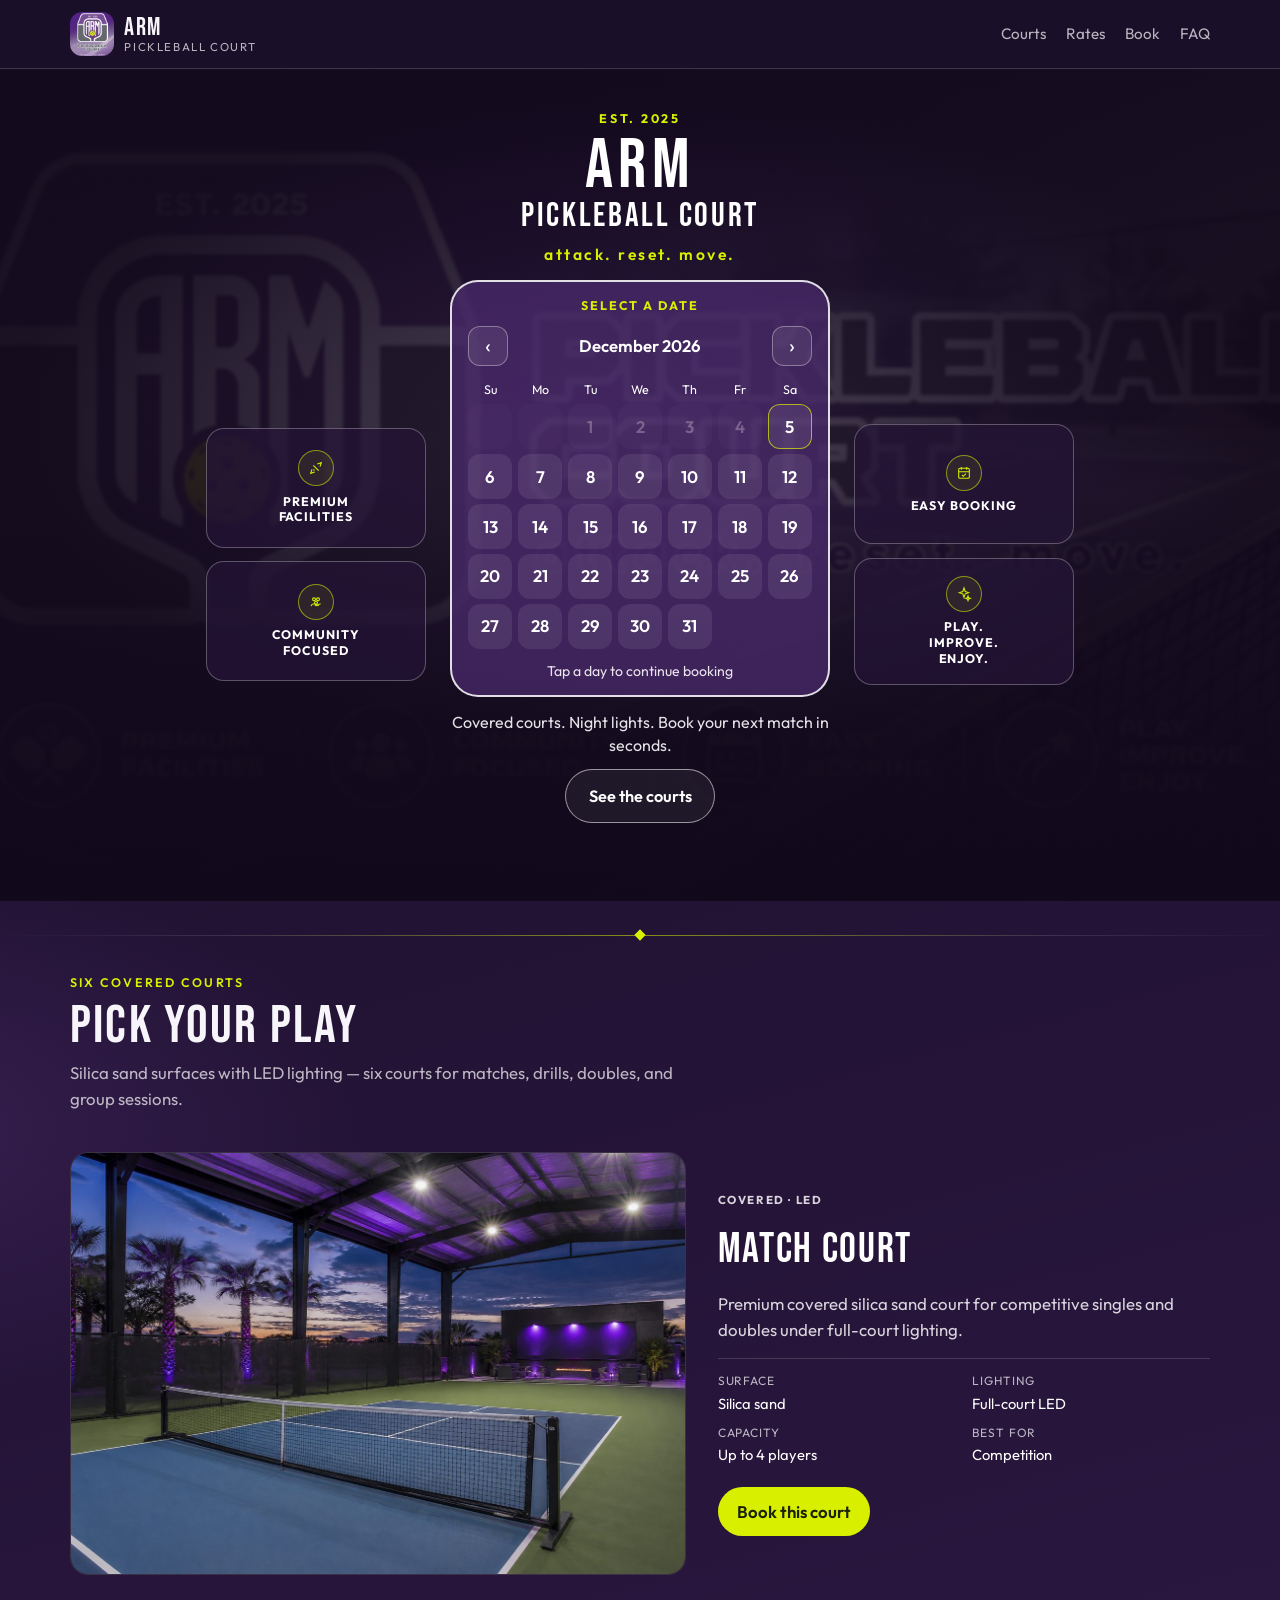
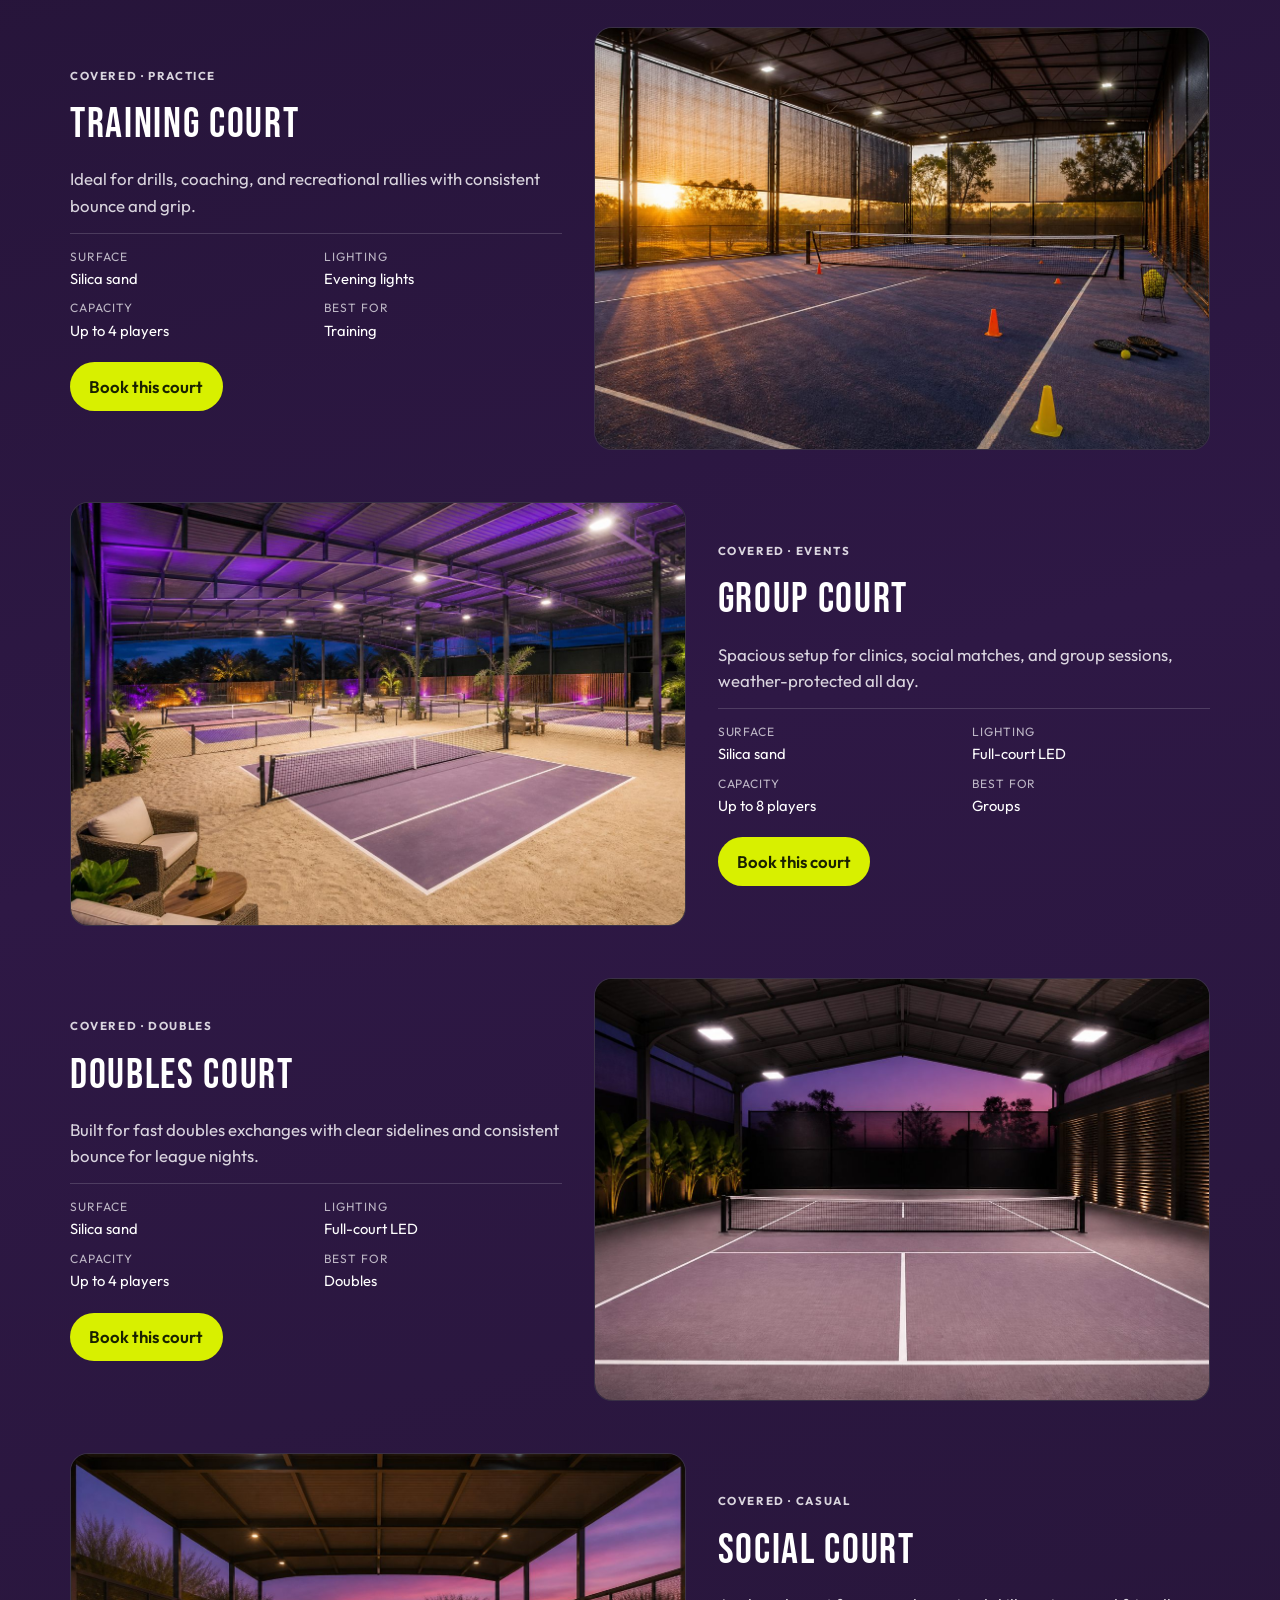
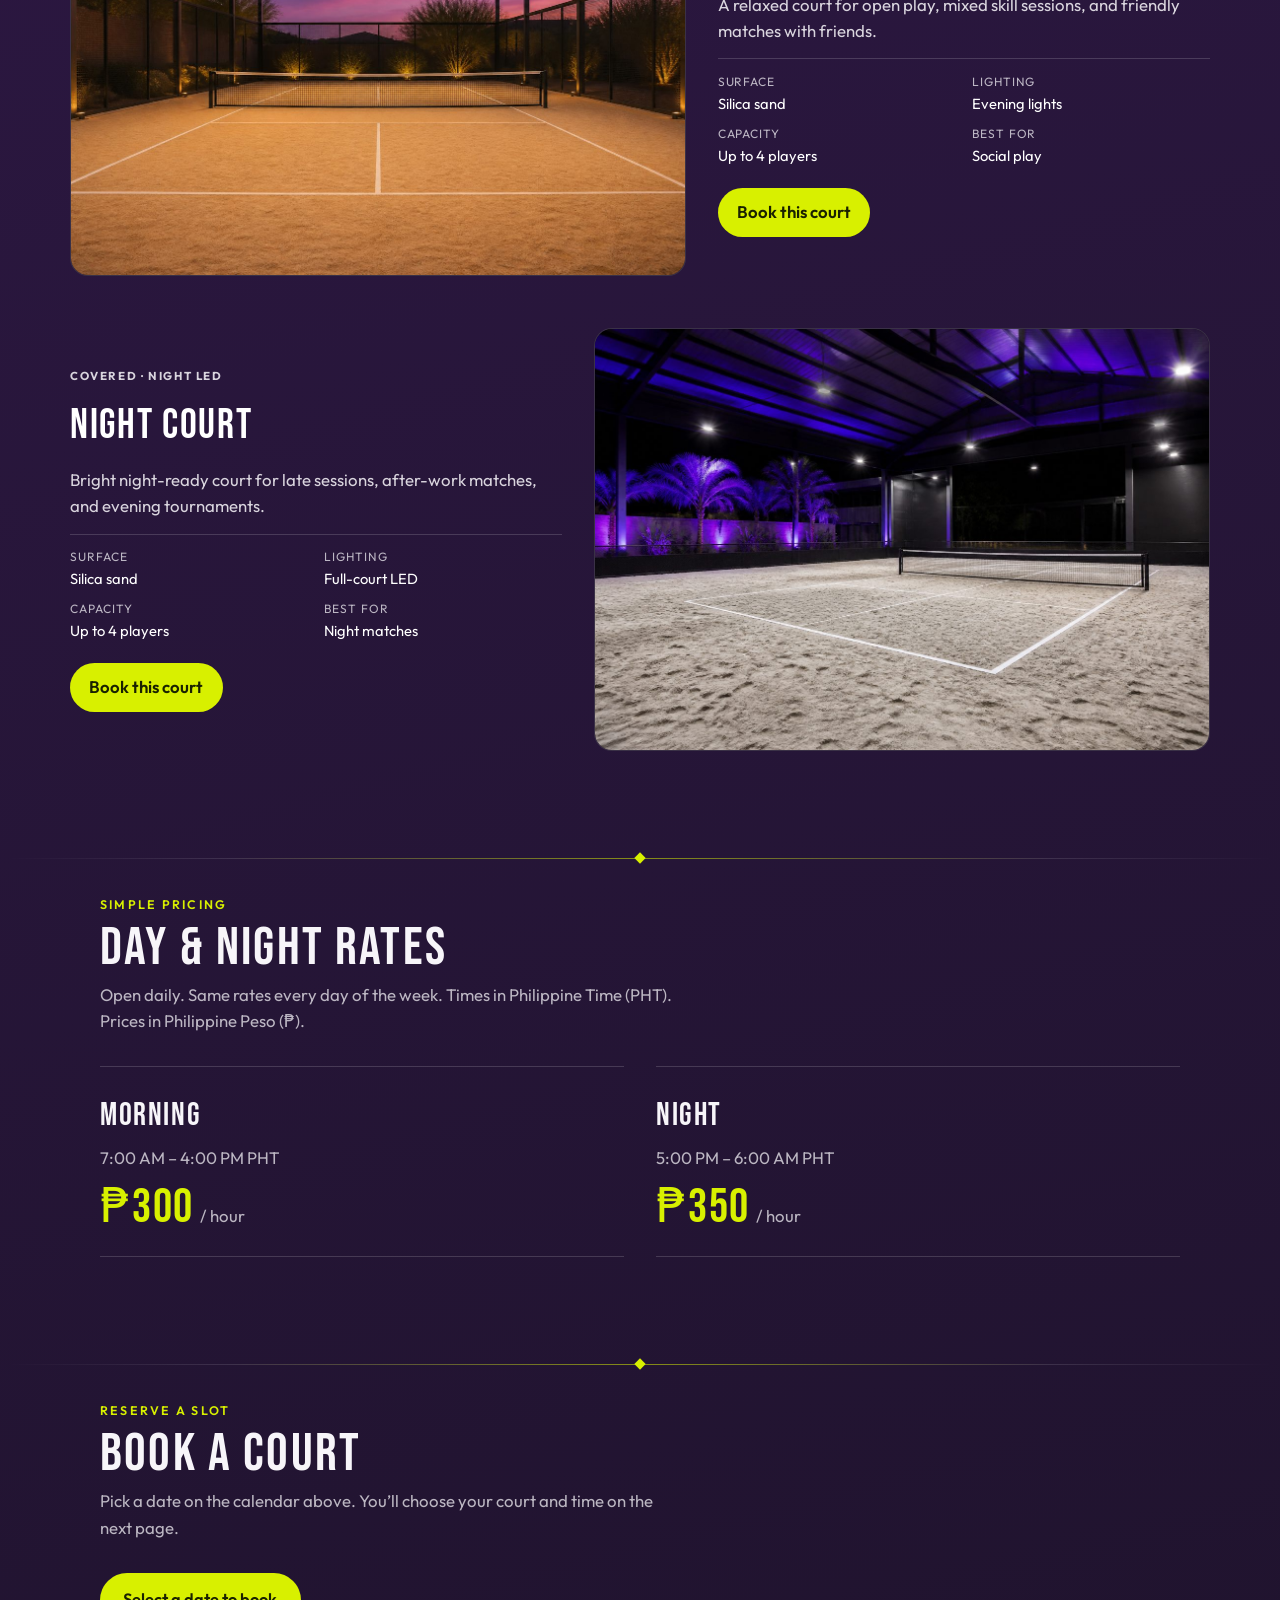
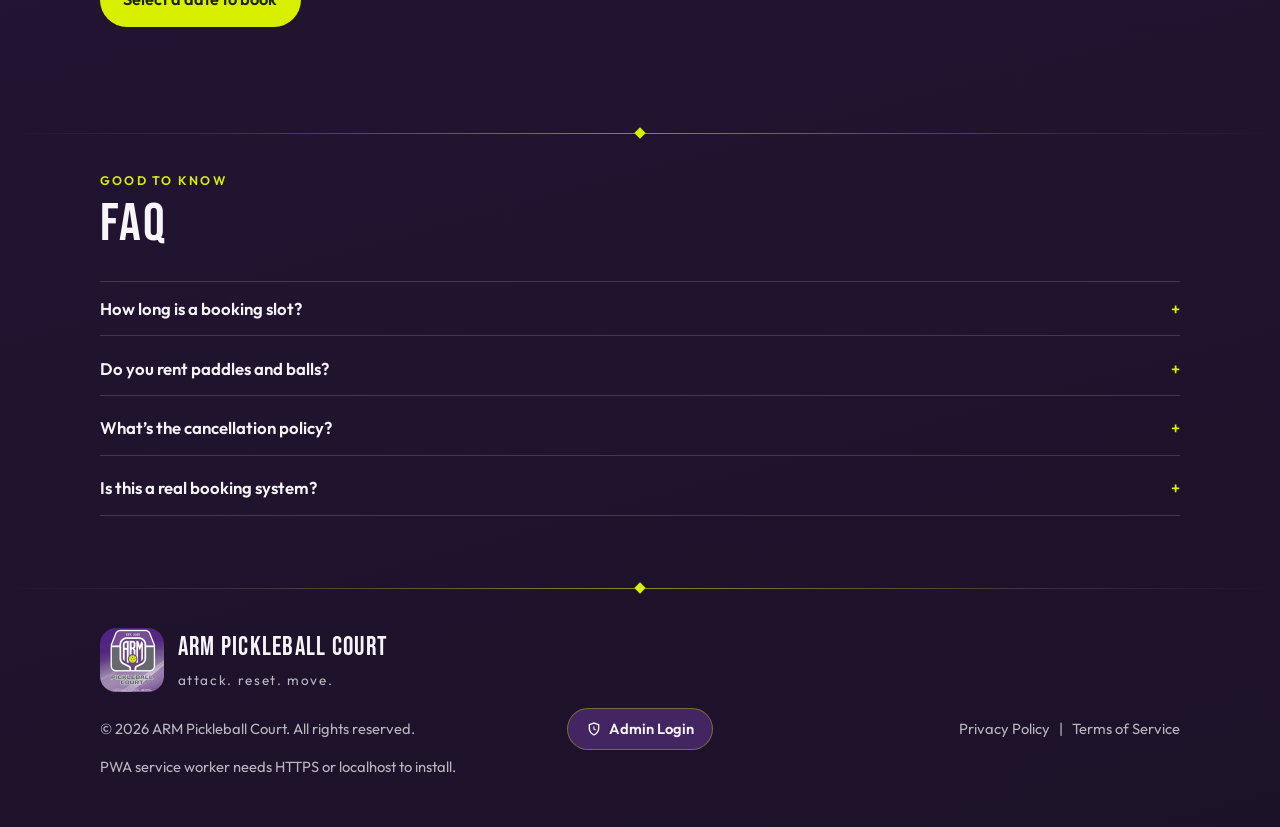
<file: index.html>
<!DOCTYPE html>
<html lang="en">
  <head>
    <meta charset="utf-8" />
    <meta name="viewport" content="width=device-width, initial-scale=1, viewport-fit=cover" />
    <meta name="theme-color" content="#4A2A6B" />
    <meta name="description" content="ARM Pickleball Court: book covered courts. Attack. Reset. Move." />
    <meta name="apple-mobile-web-app-capable" content="yes" />
    <meta name="apple-mobile-web-app-status-bar-style" content="black-translucent" />
    <meta name="apple-mobile-web-app-title" content="ARM Court" />
    <link rel="manifest" href="/manifest.webmanifest" />
    <link rel="icon" type="image/png" href="/assets/icons/icon-192.png" />
    <link rel="apple-touch-icon" href="/assets/icons/apple-touch-icon.png" />
    <link rel="preconnect" href="https://fonts.googleapis.com" />
    <link rel="preconnect" href="https://fonts.gstatic.com" crossorigin />
    <link
      href="https://fonts.googleapis.com/css2?family=Bebas+Neue&family=Outfit:wght@400;500;600;700&display=swap"
      rel="stylesheet"
    />
    <link rel="stylesheet" href="/css/styles.css?v=49" />
    <title>ARM Pickleball Court</title>
  </head>
  <body>
    <a class="skip-link" href="#main">Skip to content</a>

    <header class="site-header" id="top">
      <div class="header-inner">
        <a class="brand-mark" href="#hero" aria-label="ARM Pickleball Court home">
          <img src="/assets/logo.png" alt="" width="44" height="44" />
          <span class="brand-text">
            <span class="brand-name">ARM</span>
            <span class="brand-sub">Pickleball Court</span>
          </span>
        </a>
        <nav class="nav" aria-label="Primary">
          <a href="#courts">Courts</a>
          <a href="#rates">Rates</a>
          <a href="#heroCalendar">Book</a>
          <a href="#faq">FAQ</a>
        </nav>
        <div class="header-actions">
          <button type="button" class="btn btn-ghost install-btn" id="installBtn" hidden>
            Install app
          </button>
          <button type="button" class="nav-toggle" id="navToggle" aria-expanded="false" aria-controls="mobileNav" aria-label="Open menu">
            <span></span><span></span>
          </button>
        </div>
      </div>
      <nav class="mobile-nav" id="mobileNav" hidden>
        <a href="#courts">Courts</a>
        <a href="#rates">Rates</a>
        <a href="#heroCalendar">Book</a>
        <a href="#faq">FAQ</a>
        <button type="button" class="btn btn-outline install-menu-btn" id="installMenuBtn">
          Install app
        </button>
        <a class="btn btn-accent" href="#heroCalendar">Book a court</a>
      </nav>
    </header>

    <dialog class="install-dialog" id="installDialog" aria-labelledby="installDialogTitle">
      <form method="dialog" class="install-dialog-card">
        <h2 id="installDialogTitle">Install ARM Court</h2>
        <p id="installDialogBody">
          On Android Chrome: tap the browser menu (<strong>⋮</strong>), then choose
          <strong>Install app</strong> or <strong>Add to Home screen</strong>.
        </p>
        <button type="submit" class="btn btn-accent" value="ok">Got it</button>
      </form>
    </dialog>

    <main id="main">
      <section class="hero" id="hero" aria-labelledby="hero-brand">
        <div class="hero-media" aria-hidden="true">
          <img src="/assets/hero-banner.png" alt="" class="hero-bg" />
          <div class="hero-veil"></div>
        </div>

        <div class="hero-stage">
          <div class="hero-copy">
            <p class="hero-est">Est. 2025</p>
            <h1 id="hero-brand" class="hero-title">
              <span class="hero-title-brand">ARM</span>
              <span class="hero-title-stack">Pickleball Court</span>
            </h1>
            <p class="hero-tag">attack. reset. move.</p>
          </div>

          <div class="hero-mid">
            <ul class="hero-side hero-side-left" aria-label="Highlights">
              <li>
                <span class="feature-icon" aria-hidden="true">
                  <svg viewBox="0 0 24 24" fill="none" stroke="currentColor" stroke-width="1.6"><path d="M6 14l-2 6 6-2"/><path d="M18 10l2-6-6 2"/><circle cx="9" cy="15" r="1.2" fill="currentColor" stroke="none"/><path d="M8 8l8 8"/></svg>
                </span>
                <span class="feature-text">Premium facilities</span>
              </li>
              <li>
                <span class="feature-icon" aria-hidden="true">
                  <svg viewBox="0 0 24 24" fill="none" stroke="currentColor" stroke-width="1.6"><circle cx="9" cy="8" r="2.2"/><circle cx="15" cy="8" r="2.2"/><circle cx="12" cy="13" r="2.2"/><path d="M4.5 18c.8-2.2 2.6-3.5 4.5-3.5s3.7 1.3 4.5 3.5"/><path d="M10.5 18c.5-1.4 1.5-2.2 2.5-2.2s2 .8 2.5 2.2"/><path d="M14.5 18c.8-2.2 2.6-3.5 4.5-3.5"/></svg>
                </span>
                <span class="feature-text">Community focused</span>
              </li>
            </ul>

            <div class="hero-center">
              <div class="hero-calendar-panel" id="heroCalendar">
                <p class="hero-cal-label">Select a date</p>
                <div class="calendar" id="calendar">
                  <div class="calendar-nav">
                    <button type="button" class="icon-btn" id="prevMonth" aria-label="Previous month">‹</button>
                    <h3 id="monthLabel"></h3>
                    <button type="button" class="icon-btn" id="nextMonth" aria-label="Next month">›</button>
                  </div>
                  <div class="calendar-weekdays" aria-hidden="true">
                    <span>Su</span><span>Mo</span><span>Tu</span><span>We</span><span>Th</span><span>Fr</span><span>Sa</span>
                  </div>
                  <div class="calendar-grid" id="calendarGrid" role="grid" aria-labelledby="monthLabel"></div>
                </div>
                <p class="hero-cal-hint" id="selectedDateHint">Tap a day to continue booking</p>
              </div>

              <div class="hero-below">
                <p class="hero-lead">Covered courts. Night lights. Book your next match in seconds.</p>
                <div class="hero-cta">
                  <a class="btn btn-outline btn-lg" href="#courts">See the courts</a>
                </div>
              </div>
            </div>

            <ul class="hero-side hero-side-right" aria-label="More highlights">
              <li>
                <span class="feature-icon" aria-hidden="true">
                  <svg viewBox="0 0 24 24" fill="none" stroke="currentColor" stroke-width="1.6"><rect x="4" y="5" width="16" height="15" rx="2"/><path d="M8 3v4M16 3v4M4 10h16"/><path d="M9 15l2 2 4-4"/></svg>
                </span>
                <span class="feature-text">Easy booking</span>
              </li>
              <li>
                <span class="feature-icon" aria-hidden="true">
                  <svg viewBox="0 0 24 24" fill="none" stroke="currentColor" stroke-width="1.6"><path d="M12 3l1.8 5.2L19 10l-5.2 1.8L12 17l-1.8-5.2L5 10l5.2-1.8L12 3z"/><path d="M18 15l.9 2.6L21.5 18.5l-2.6.9L18 22l-.9-2.6-2.6-.9 2.6-.9L18 15z"/></svg>
                </span>
                <span class="feature-text">Play. Improve. Enjoy.</span>
              </li>
            </ul>
          </div>
        </div>
      </section>

      <section class="section courts" id="courts" aria-labelledby="courts-title">
        <div class="section-head section-head-wide">
          <p class="eyebrow">Six covered courts</p>
          <h2 id="courts-title">Pick your play</h2>
          <p class="section-lead">Silica sand surfaces with LED lighting — six courts for matches, drills, doubles, and group sessions.</p>
        </div>
        <div class="court-list" id="courtList"></div>
      </section>

      <section class="section rates" id="rates" aria-labelledby="rates-title">
        <div class="section-head">
          <p class="eyebrow">Simple pricing</p>
          <h2 id="rates-title">Day &amp; night rates</h2>
          <p class="section-lead">Open daily. Same rates every day of the week. Times in Philippine Time (PHT). Prices in Philippine Peso (₱).</p>
        </div>
        <div class="rate-grid">
          <article class="rate-block">
            <h3>Morning</h3>
            <p class="rate-time">7:00 AM – 4:00 PM PHT</p>
            <p class="rate-price"><span>₱300</span> / hour</p>
          </article>
          <article class="rate-block rate-block-night">
            <h3>Night</h3>
            <p class="rate-time">5:00 PM – 6:00 AM PHT</p>
            <p class="rate-price"><span>₱350</span> / hour</p>
          </article>
        </div>
      </section>

      <section class="section book" id="book" aria-labelledby="book-title">
        <div class="section-head">
          <p class="eyebrow">Reserve a slot</p>
          <h2 id="book-title">Book a court</h2>
          <p class="section-lead">Pick a date on the calendar above. You’ll choose your court and time on the next page.</p>
        </div>
        <a class="btn btn-accent btn-lg" href="#heroCalendar">Select a date to book</a>
      </section>

      <section class="section faq" id="faq" aria-labelledby="faq-title">
        <div class="section-head">
          <p class="eyebrow">Good to know</p>
          <h2 id="faq-title">FAQ</h2>
        </div>
        <div class="faq-list">
          <details>
            <summary>How long is a booking slot?</summary>
            <p>Slots are one hour. You can book consecutive hours if they’re available.</p>
          </details>
          <details>
            <summary>Do you rent paddles and balls?</summary>
            <p>Yes. Ask the desk on arrival. Gear rental can be added at check-in.</p>
          </details>
          <details>
            <summary>What’s the cancellation policy?</summary>
            <p>Cancel at least 4 hours before your slot for a full demo credit. Same-day no-shows are charged.</p>
          </details>
          <details>
            <summary>Is this a real booking system?</summary>
            <p>This build is a client demo with offline PWA support. Live payments and admin can plug in next.</p>
          </details>
        </div>
      </section>
    </main>

    <footer class="site-footer">
      <div class="footer-brand">
        <img src="/assets/logo.png" alt="" width="64" height="64" />
        <div>
          <p class="footer-name">ARM Pickleball Court</p>
          <p class="footer-tag">attack. reset. move.</p>
        </div>
      </div>
      <div class="footer-bar">
        <p class="footer-meta">© 2026 ARM Pickleball Court. All rights reserved.</p>
        <a class="footer-admin-btn" href="/login.html">
          <svg class="footer-admin-icon" viewBox="0 0 24 24" aria-hidden="true" focusable="false">
            <path
              fill="currentColor"
              d="M12 2 4 5v6c0 5 3.4 9.4 8 11 4.6-1.6 8-6 8-11V5l-8-3zm0 2.2 6 2.25V11c0 3.9-2.5 7.4-6 8.8-3.5-1.4-6-4.9-6-8.8V6.45l6-2.25zM11 8v4.2l3.5 2.1.8-1.3-2.8-1.7V8H11z"
            />
          </svg>
          Admin Login
        </a>
        <p class="footer-links">
          <a href="#faq">Privacy Policy</a>
          <span aria-hidden="true">|</span>
          <a href="#faq">Terms of Service</a>
        </p>
      </div>
      <p class="footer-note" id="pwaStatus">PWA ready. Add to home screen for the app feel.</p>
    </footer>

    <script src="/js/data.js" defer></script>
    <script src="/js/booking.js" defer></script>
    <script src="/js/app.js" defer></script>
  </body>
</html>
</file>
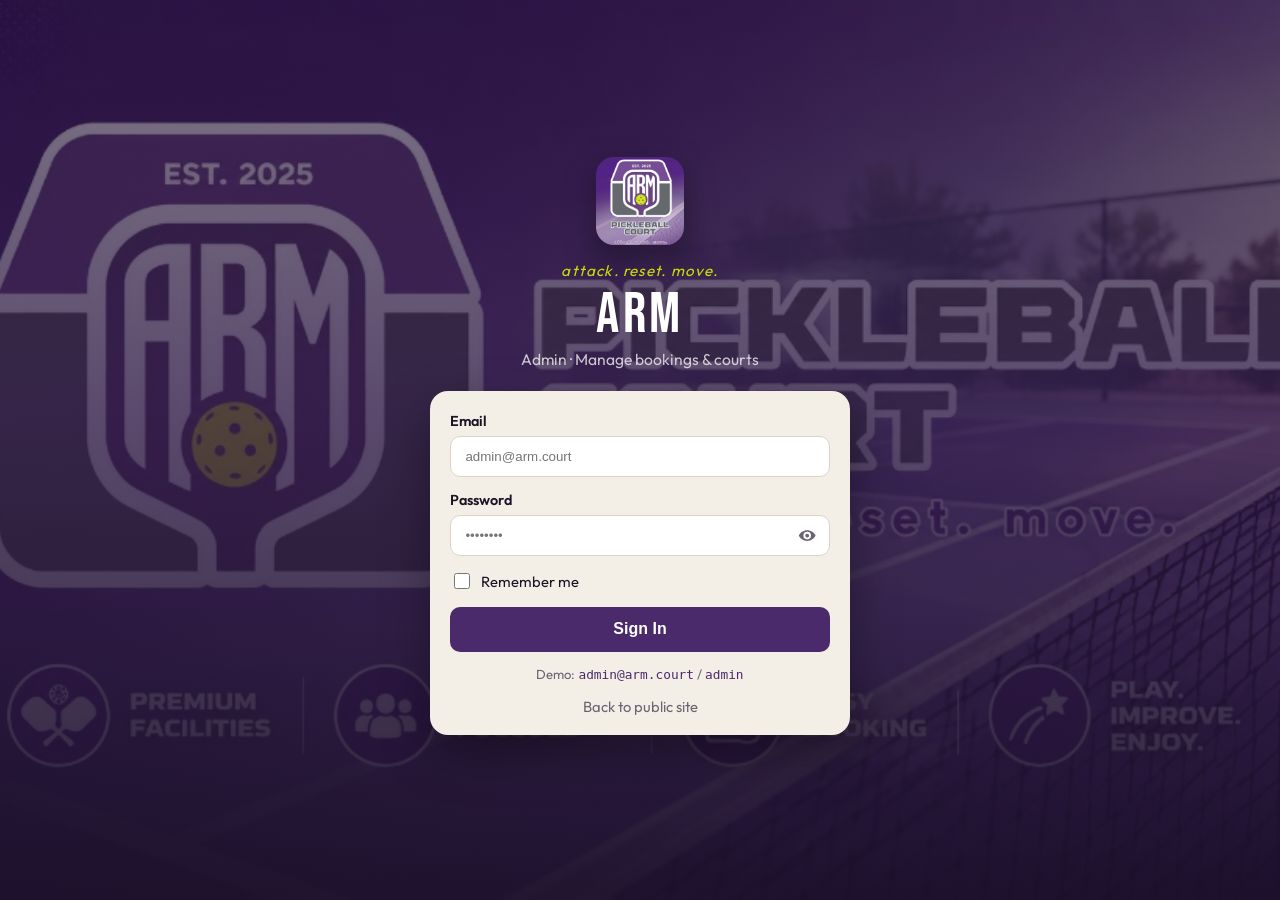
<file: admin.html>
<!DOCTYPE html>
<html lang="en">
  <head>
    <meta charset="utf-8" />
    <meta name="viewport" content="width=device-width, initial-scale=1, viewport-fit=cover" />
    <meta name="theme-color" content="#2e1845" />
    <meta name="description" content="ARM Pickleball Court admin dashboard." />
    <link rel="manifest" href="/manifest.webmanifest" />
    <link rel="icon" type="image/png" href="/assets/icons/icon-192.png" />
    <link rel="preconnect" href="https://fonts.googleapis.com" />
    <link rel="preconnect" href="https://fonts.gstatic.com" crossorigin />
    <link
      href="https://fonts.googleapis.com/css2?family=Bebas+Neue&family=Outfit:wght@400;500;600;700;800&display=swap"
      rel="stylesheet"
    />
    <link rel="stylesheet" href="/css/admin.css?v=40" />
    <title>Admin · ARM Pickleball Court</title>
  </head>
  <body class="admin-body">
    <aside class="admin-sidebar" aria-label="Admin navigation">
      <a class="admin-brand" href="/#hero">
        <img src="/assets/logo.png" alt="" width="40" height="40" />
        <div>
          <strong>ARM</strong>
          <span>Pickleball Court Admin</span>
        </div>
      </a>

      <nav class="admin-nav" id="adminNav">
        <button type="button" class="admin-nav-link is-active" data-view="dashboard">
          <span class="admin-nav-icon" aria-hidden="true"><svg viewBox="0 0 24 24"><rect x="3" y="3" width="7" height="7"/><rect x="14" y="3" width="7" height="7"/><rect x="3" y="14" width="7" height="7"/><rect x="14" y="14" width="7" height="7"/></svg></span>
          Dashboard
        </button>
        <button type="button" class="admin-nav-link" data-view="bookings">
          <span class="admin-nav-icon" aria-hidden="true"><svg viewBox="0 0 24 24"><rect x="3" y="4" width="18" height="18" rx="2"/><path d="M16 2v4M8 2v4M3 10h18"/></svg></span>
          Bookings
        </button>
        <button type="button" class="admin-nav-link" data-view="courts">
          <span class="admin-nav-icon" aria-hidden="true"><svg viewBox="0 0 24 24"><rect x="3" y="3" width="18" height="18" rx="2"/><path d="M3 12h18M12 3v18"/></svg></span>
          Courts
        </button>
        <button type="button" class="admin-nav-link" data-view="pricing">
          <span class="admin-nav-icon" aria-hidden="true"><svg viewBox="0 0 24 24"><circle cx="12" cy="12" r="9"/><path d="M12 7v10M9.5 9.5c.5-1 1.5-1.5 2.5-1.5s2 .7 2 2-1 2-2.5 2.5-2.5.8-2.5 2.5 1 2 2.5 2 2-.5 2.5-1.5"/></svg></span>
          Pricing
        </button>
        <button type="button" class="admin-nav-link" data-view="availability">
          <span class="admin-nav-icon" aria-hidden="true"><svg viewBox="0 0 24 24"><circle cx="12" cy="12" r="9"/><path d="M12 7v5l3 2"/></svg></span>
          Availability
        </button>
        <button type="button" class="admin-nav-link" data-view="transactions">
          <span class="admin-nav-icon" aria-hidden="true"><svg viewBox="0 0 24 24"><path d="M7 10H21l-4-4M17 14H3l4 4"/></svg></span>
          Transactions
        </button>
        <button type="button" class="admin-nav-link" data-view="reports">
          <span class="admin-nav-icon" aria-hidden="true"><svg viewBox="0 0 24 24"><path d="M4 19V5M4 19h16M8 16V9M12 16v-5M16 16V7"/></svg></span>
          Reports
        </button>
        <button type="button" class="admin-nav-link" data-view="notifications">
          <span class="admin-nav-icon" aria-hidden="true"><svg viewBox="0 0 24 24"><path d="M6 8a6 6 0 0 1 12 0c0 7 3 9 3 9H3s3-2 3-9"/><path d="M10 21a2 2 0 0 0 4 0"/></svg></span>
          Notifications
        </button>
      </nav>

      <div class="admin-sidebar-foot">
        <p>ARM Admin</p>
        <a href="/#hero">← Back to site</a>
        <button type="button" class="admin-logout" id="adminLogout">Sign out</button>
      </div>
    </aside>

    <div class="admin-scrim" id="adminScrim" aria-hidden="true"></div>

    <div class="admin-main">
      <header class="admin-topbar">
        <div>
          <button type="button" class="admin-menu-btn" id="adminMenuBtn" aria-label="Open menu" aria-expanded="false">☰</button>
          <h1 id="adminTitle">Dashboard</h1>
        </div>
        <div class="admin-top-actions">
          <button type="button" class="admin-btn admin-btn-accent" id="manualBookingBtn">
            <span class="label-full">+ Manual booking</span>
            <span class="label-short">+ Book</span>
          </button>
        </div>
      </header>

      <div class="admin-content">
        <!-- Dashboard -->
        <section class="admin-view is-active" id="view-dashboard" data-title="Dashboard">
          <div class="admin-stats" id="dashStats"></div>

          <div class="admin-split">
            <article class="admin-card">
              <div class="admin-card-head">
                <h2>Upcoming bookings</h2>
                <button type="button" class="admin-link" data-view="bookings">View all</button>
              </div>
              <div id="dashUpcoming"></div>
            </article>

            <article class="admin-card">
              <div class="admin-card-head">
                <h2>Recent transactions</h2>
                <button type="button" class="admin-link" data-view="transactions">View all</button>
              </div>
              <div id="dashTransactions"></div>
            </article>
          </div>

          <article class="admin-card">
            <div class="admin-card-head">
              <h2>Recent bookings</h2>
              <button type="button" class="admin-link" data-view="bookings">View all</button>
            </div>
            <div id="dashRecentCards" class="admin-booking-cards"></div>
            <div class="admin-table-wrap admin-only-desktop">
              <table class="admin-table">
                <thead>
                  <tr>
                    <th>Reference</th>
                    <th>Customer</th>
                    <th>Type</th>
                    <th>Date</th>
                    <th>Courts</th>
                    <th>Time slots</th>
                    <th>Amount</th>
                    <th>Method</th>
                    <th>Payment</th>
                    <th>Status</th>
                  </tr>
                </thead>
                <tbody id="dashRecentBody"></tbody>
              </table>
            </div>
          </article>
        </section>

        <!-- Bookings -->
        <section class="admin-view" id="view-bookings" data-title="Bookings" hidden>
          <div class="admin-page-intro">
            <div>
              <h2>Booking management</h2>
              <p>View online appointments and create manual bookings at the desk.</p>
            </div>
          </div>

          <article class="admin-card">
            <div class="admin-card-head admin-cal-head">
              <div>
                <h2>Calendar view</h2>
                <p class="admin-muted">Review bookings by day (hourly), week, or month. Click a day to open its hourly schedule.</p>
              </div>
              <div class="admin-seg" role="tablist" aria-label="Calendar mode">
                <button type="button" class="admin-seg-btn is-active" data-cal-mode="daily">Daily</button>
                <button type="button" class="admin-seg-btn" data-cal-mode="weekly">Weekly</button>
                <button type="button" class="admin-seg-btn" data-cal-mode="monthly">Monthly</button>
              </div>
            </div>

            <div class="admin-cal-toolbar">
              <div class="admin-cal-nav">
                <button type="button" class="admin-icon-btn" id="calPrev" aria-label="Previous">‹</button>
                <button type="button" class="admin-btn admin-btn-sm" id="calToday">Today</button>
                <button type="button" class="admin-icon-btn" id="calNext" aria-label="Next">›</button>
                <input type="date" id="calDateInput" class="admin-date-input" />
              </div>
              <p class="admin-cal-range" id="calRangeLabel"></p>
              <div class="admin-legend">
                <span><i class="is-ok"></i> Confirmed</span>
                <span><i class="is-warn"></i> Pending payment</span>
                <span><i class="is-open"></i> Available</span>
              </div>
            </div>

            <div id="calCanvas" class="admin-cal-canvas"></div>
          </article>

          <article class="admin-card">
            <div class="admin-filters">
              <label class="admin-field">
                <span>Search</span>
                <input id="filterSearch" type="search" placeholder="Reference, name, email..." />
              </label>
              <label class="admin-field">
                <span>Status</span>
                <select id="filterStatus">
                  <option value="">All statuses</option>
                  <option value="confirmed">Confirmed</option>
                  <option value="pending">Pending payment</option>
                  <option value="cancelled">Cancelled</option>
                  <option value="failed">Failed</option>
                </select>
              </label>
              <label class="admin-field">
                <span>Booking type</span>
                <select id="filterType">
                  <option value="">All types</option>
                  <option value="online">Online</option>
                  <option value="walk-in">Walk-in</option>
                </select>
              </label>
              <label class="admin-field">
                <span>Payment method</span>
                <select id="filterMethod">
                  <option value="">All methods</option>
                  <option value="qrph">QR Ph</option>
                  <option value="test-card">Card</option>
                  <option value="walk-in">Walk-in</option>
                  <option value="unpaid">Unpaid</option>
                </select>
              </label>
              <button type="button" class="admin-btn admin-btn-dark" id="filterApply">Filter</button>
            </div>

            <div class="admin-table-meta">
              <p id="bookingsPagerLabel" class="admin-muted">Showing 0</p>
              <div class="admin-pager">
                <label class="admin-muted">
                  Rows
                  <select id="rowsPerPage">
                    <option>10</option>
                    <option>20</option>
                    <option>50</option>
                  </select>
                </label>
                <button type="button" class="admin-icon-btn" id="pagePrev" aria-label="Previous page">‹</button>
                <span id="pageNumbers" class="admin-page-numbers"></span>
                <button type="button" class="admin-icon-btn" id="pageNext" aria-label="Next page">›</button>
              </div>
            </div>

            <div id="bookingsCards" class="admin-booking-cards"></div>
            <div class="admin-table-wrap admin-only-desktop">
              <table class="admin-table">
                <thead>
                  <tr>
                    <th>Booking</th>
                    <th>Customer</th>
                    <th>Schedule</th>
                    <th>Amount</th>
                    <th>Payment</th>
                    <th>Status</th>
                    <th>Action</th>
                  </tr>
                </thead>
                <tbody id="bookingsBody"></tbody>
              </table>
            </div>
          </article>
        </section>

        <!-- Booking detail -->
        <section class="admin-view" id="view-booking-detail" data-title="Booking" hidden>
          <div id="bookingDetailRoot"></div>
        </section>

        <!-- Courts -->
        <section class="admin-view" id="view-courts" data-title="Courts" hidden>
          <div class="admin-court-grid" id="courtsGrid"></div>
        </section>

        <!-- Pricing -->
        <section class="admin-view" id="view-pricing" data-title="Pricing" hidden>
          <div class="admin-pricing-grid" id="pricingGrid"></div>
        </section>

        <!-- Availability -->
        <section class="admin-view" id="view-availability" data-title="Availability" hidden>
          <article class="admin-card">
            <div class="admin-card-head">
              <h2>Today’s slot pressure</h2>
              <span class="admin-muted" id="availDate"></span>
            </div>
            <div id="availabilityList" class="admin-avail-list"></div>
          </article>
        </section>

        <!-- Transactions -->
        <section class="admin-view" id="view-transactions" data-title="Transactions" hidden>
          <article class="admin-card">
            <div class="admin-card-head">
              <h2>Payment activity</h2>
            </div>
            <div id="transactionsList" class="admin-list"></div>
          </article>
        </section>

        <!-- Reports -->
        <section class="admin-view" id="view-reports" data-title="Reports" hidden>
          <div class="admin-stats" id="reportStats"></div>
          <article class="admin-card">
            <h2>Demo note</h2>
            <p class="admin-copy">
              Reports pull from bookings saved in this browser (local demo storage). Live reporting and exports can plug in next.
            </p>
          </article>
        </section>

        <!-- Notifications -->
        <section class="admin-view" id="view-notifications" data-title="Notifications" hidden>
          <article class="admin-card">
            <div class="admin-card-head">
              <h2>Alerts</h2>
            </div>
            <div id="notificationsList" class="admin-list"></div>
          </article>
        </section>
      </div>
    </div>

    <dialog class="admin-dialog" id="manualDialog">
      <form method="dialog" class="admin-dialog-card">
        <h2>Manual booking</h2>
        <p class="admin-copy">Create a walk-in booking for today’s demo queue.</p>
        <label class="admin-field">
          <span>Customer name</span>
          <input id="manualName" type="text" required placeholder="Walk-in guest" />
        </label>
        <label class="admin-field">
          <span>Mobile</span>
          <input id="manualPhone" type="tel" inputmode="numeric" required placeholder="09XXXXXXXXX" />
        </label>
        <label class="admin-field">
          <span>Date</span>
          <input id="manualDate" type="date" required />
        </label>
        <label class="admin-field">
          <span>Court</span>
          <select id="manualCourt"></select>
        </label>
        <label class="admin-field">
          <span>Hour</span>
          <select id="manualHour"></select>
        </label>
        <menu>
          <button type="submit" value="cancel" class="admin-btn" formnovalidate>Cancel</button>
          <button type="submit" value="ok" class="admin-btn admin-btn-accent" id="manualSave">Save booking</button>
        </menu>
      </form>
    </dialog>

    <script src="/js/data.js?v=40" defer></script>
    <script src="/js/admin.js?v=40" defer></script>
    <script src="/js/pwa.js" defer></script>
  </body>
</html>
</file>
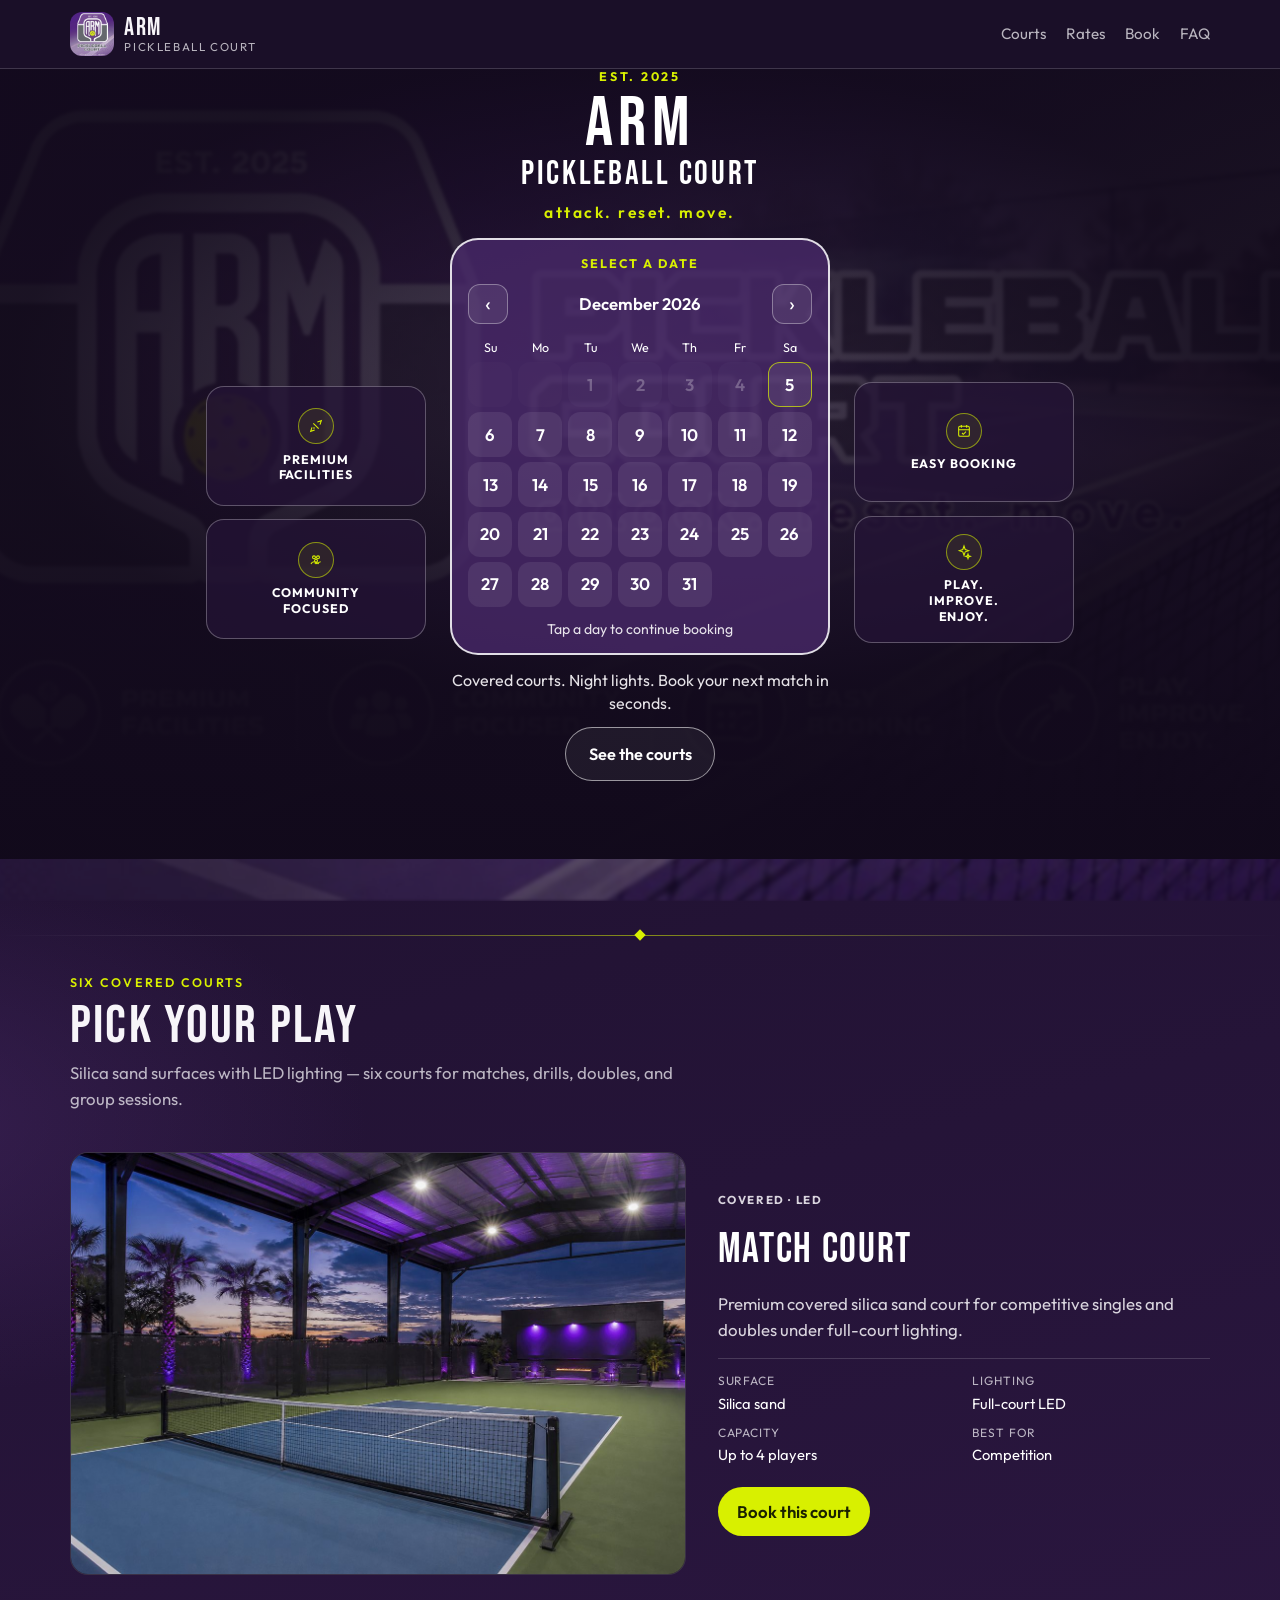
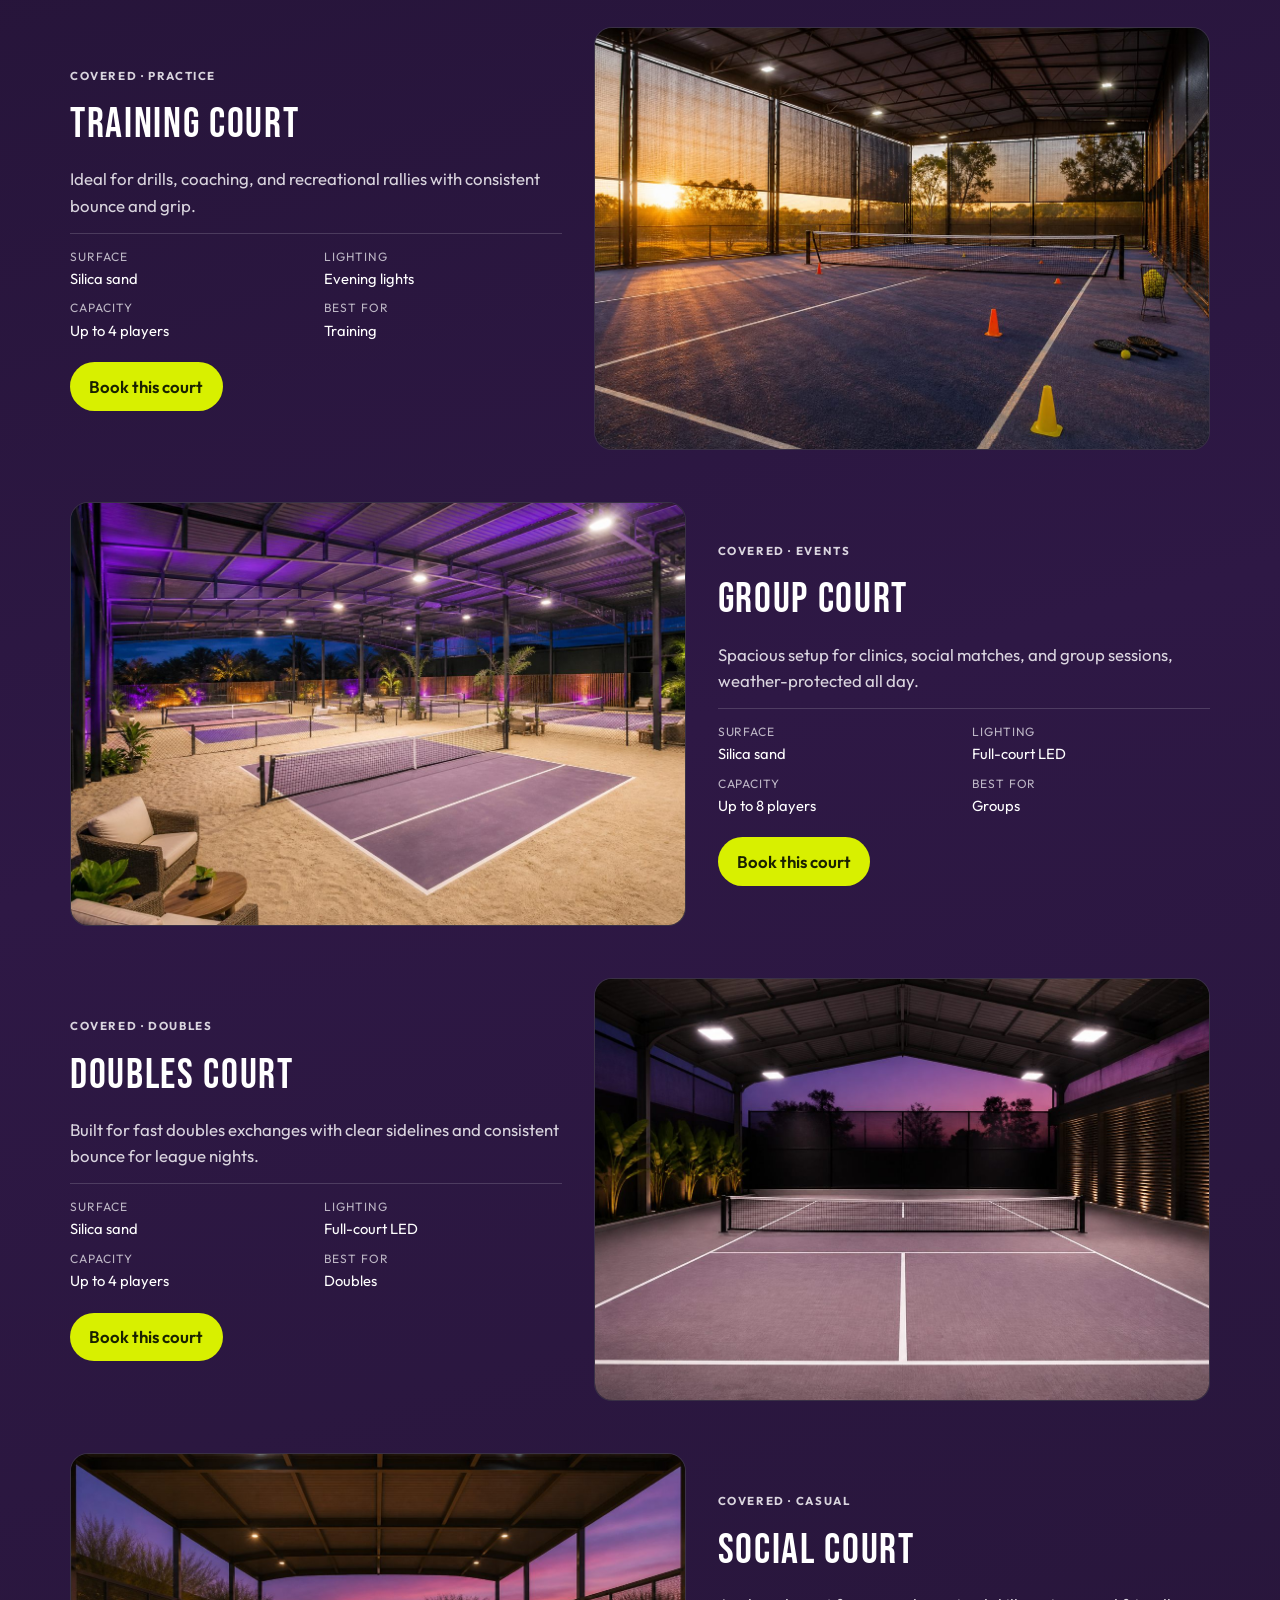
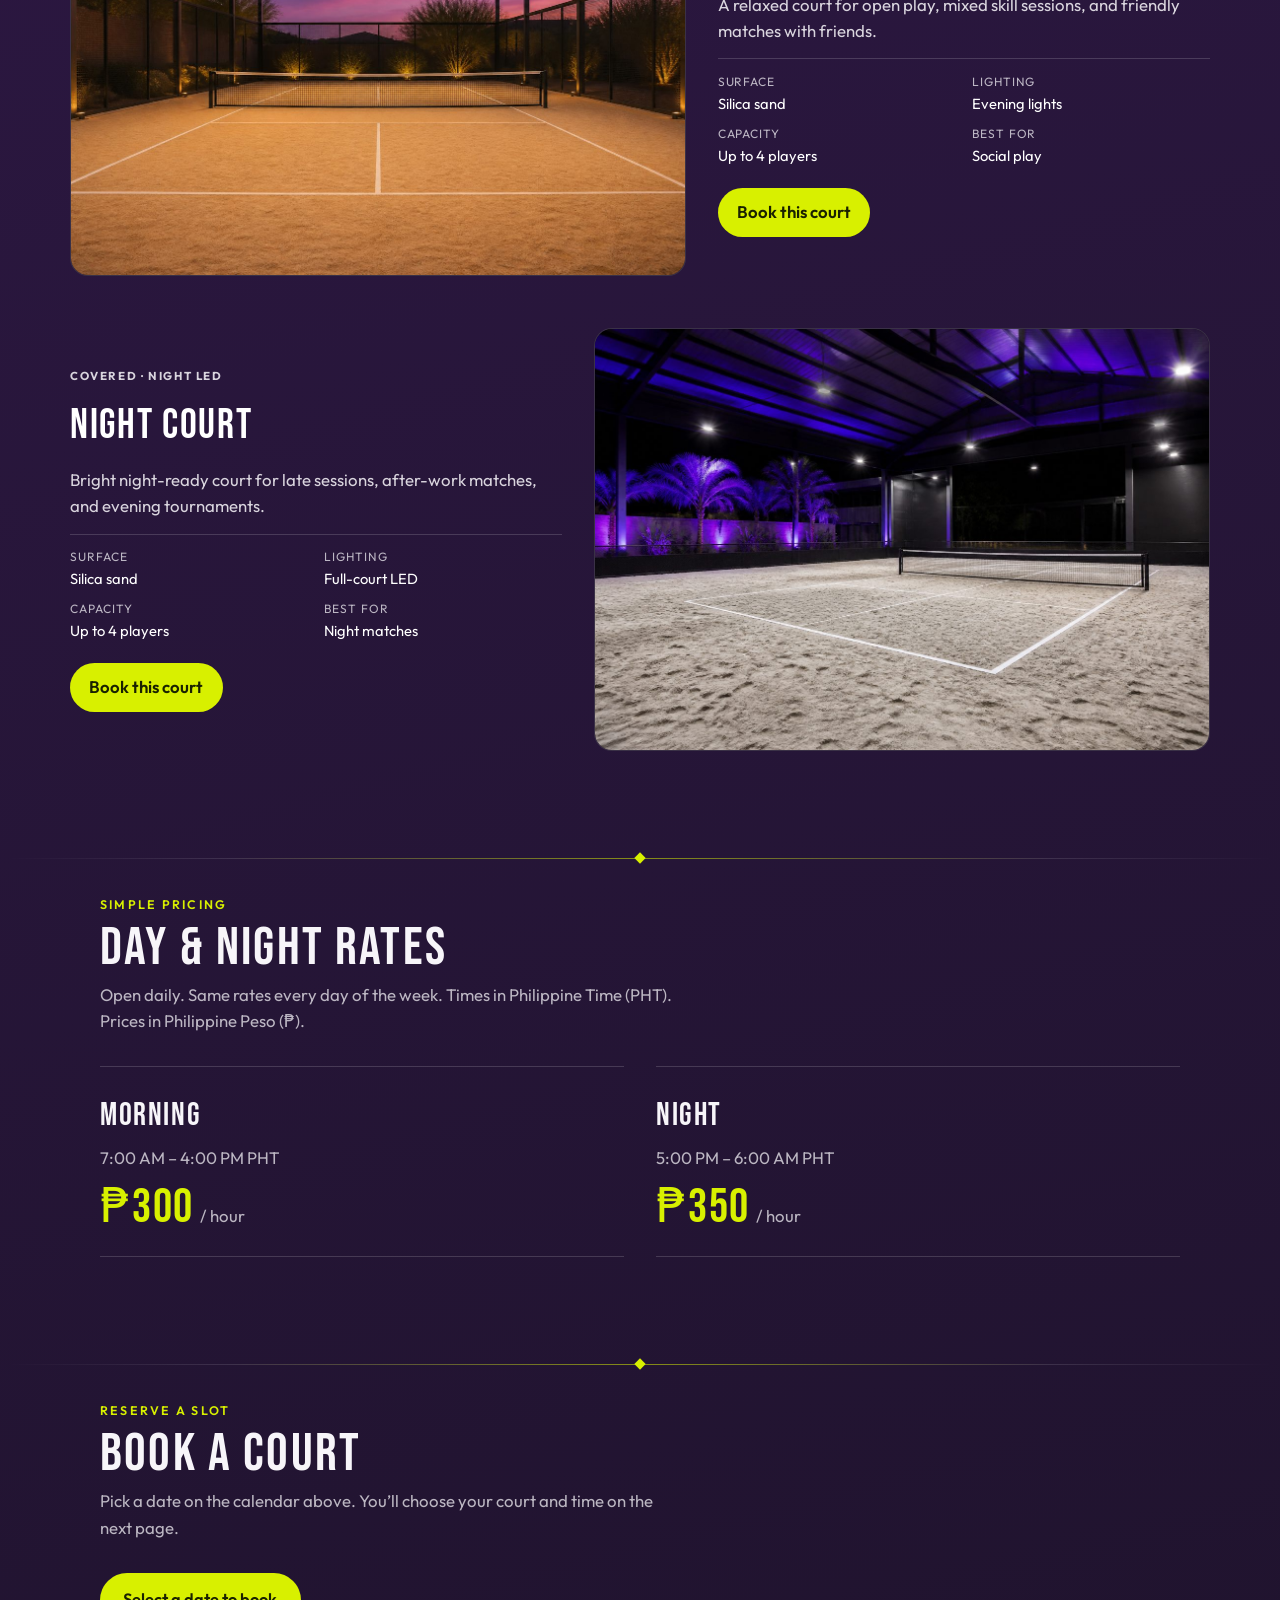
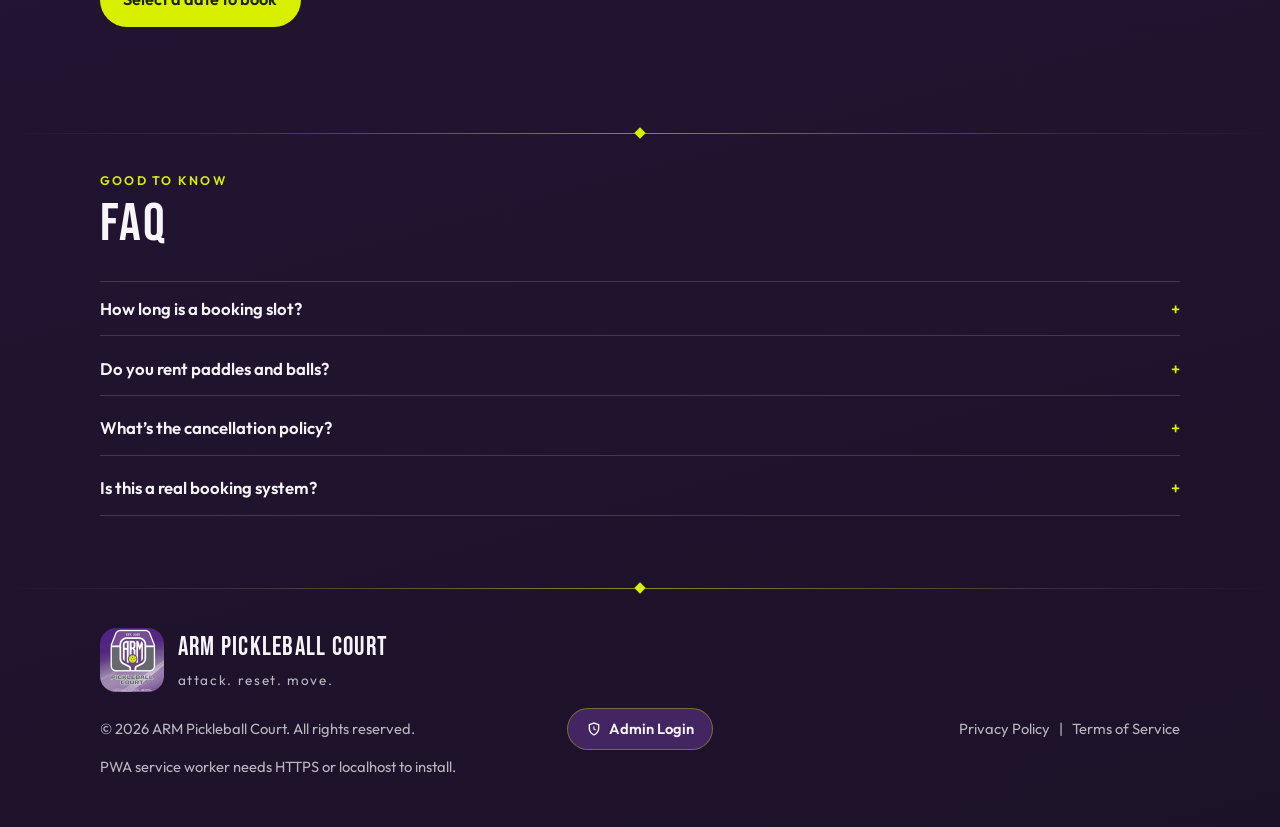
<file: book.html>
<!DOCTYPE html>
<html lang="en">
  <head>
    <meta charset="utf-8" />
    <meta name="viewport" content="width=device-width, initial-scale=1, viewport-fit=cover" />
    <meta name="theme-color" content="#4A2A6B" />
    <meta name="description" content="Book an ARM Pickleball Court — choose court and time." />
    <meta name="apple-mobile-web-app-capable" content="yes" />
    <meta name="apple-mobile-web-app-status-bar-style" content="black-translucent" />
    <meta name="apple-mobile-web-app-title" content="ARM Court" />
    <link rel="manifest" href="/manifest.webmanifest" />
    <link rel="icon" type="image/png" href="/assets/icons/icon-192.png" />
    <link rel="apple-touch-icon" href="/assets/icons/apple-touch-icon.png" />
    <link rel="preconnect" href="https://fonts.googleapis.com" />
    <link rel="preconnect" href="https://fonts.gstatic.com" crossorigin />
    <link
      href="https://fonts.googleapis.com/css2?family=Bebas+Neue&family=Outfit:wght@400;500;600;700&display=swap"
      rel="stylesheet"
    />
    <link rel="stylesheet" href="/css/styles.css?v=49" />
    <link rel="stylesheet" href="/css/book.css?v=49" />
    <title>Book a court · ARM Pickleball Court</title>
  </head>
  <body class="book-page">
    <a class="skip-link" href="#bookMain">Skip to content</a>

    <header class="site-header" id="top">
      <div class="header-inner">
        <a class="brand-mark" href="/#hero" aria-label="ARM Pickleball Court home">
          <img src="/assets/logo.png" alt="" width="44" height="44" />
          <span class="brand-text">
            <span class="brand-name">ARM</span>
            <span class="brand-sub">Pickleball Court</span>
          </span>
        </a>
        <nav class="nav" aria-label="Primary">
          <a href="/#courts">Courts</a>
          <a href="/#rates">Rates</a>
          <a href="/book.html">Book</a>
          <a href="/#faq">FAQ</a>
        </nav>
        <div class="header-actions">
          <button type="button" class="nav-toggle" id="navToggle" aria-expanded="false" aria-controls="mobileNav" aria-label="Open menu">
            <span></span><span></span>
          </button>
        </div>
      </div>
      <nav class="mobile-nav" id="mobileNav" hidden>
        <a href="/#courts">Courts</a>
        <a href="/#rates">Rates</a>
        <a href="/book.html">Book</a>
        <a href="/#faq">FAQ</a>
        <a class="btn btn-accent" href="/#heroCalendar">Change date</a>
      </nav>
    </header>

    <main id="bookMain" class="book-layout">
      <section class="book-main">
        <h1 class="book-page-title">Book your court</h1>
        <p class="book-intro">Follow the steps below — pick a date, choose a court, select your times, then enter your details.</p>

        <ol class="book-stepper" id="bookStepper" aria-label="Booking steps">
          <li class="is-done">
            <span class="stepper-mark" aria-hidden="true">✓</span>
            <span>Date</span>
          </li>
          <li class="is-current" data-step="court">
            <span class="stepper-mark">2</span>
            <span>Court</span>
          </li>
          <li data-step="times">
            <span class="stepper-mark">3</span>
            <span>Times</span>
          </li>
          <li data-step="details">
            <span class="stepper-mark">4</span>
            <span>Details</span>
          </li>
        </ol>

        <div class="book-step-card" id="bookCourtSection">
          <div class="book-step-head">
            <p class="eyebrow" id="bookStepLabel">Step 2 · Choose your court</p>
            <h2 id="bookStepTitle">Tap a court to pick times for it.</h2>
            <p class="book-lead" id="bookLead">Swipe through all 6 covered courts. Want a second court later? You can add another after.</p>
          </div>

          <div class="book-hint" id="bookHint">
            Tap a court card to continue. Times are Philippine Time (PHT). Prices in ₱.
          </div>

          <div class="book-carousel" id="bookCarousel">
            <div class="book-court-track" id="bookCourtGrid"></div>
            <button type="button" class="carousel-nav carousel-prev" id="carouselPrev" aria-label="Previous court">‹</button>
            <button type="button" class="carousel-nav carousel-next" id="carouselNext" aria-label="Next court">›</button>
            <div class="carousel-dots" id="carouselDots" role="tablist" aria-label="Courts"></div>
          </div>

          <div class="book-next-card" id="bookNextCard" hidden>
            <p class="book-hint book-hint-inline" id="bookNextHint">Next: pick play times.</p>
            <button type="button" class="btn btn-accent book-pick-times" id="pickTimesBtn">Pick times →</button>
            <a class="book-back-date" href="/#heroCalendar">← Back to date</a>
          </div>
        </div>

        <div class="book-slots-panel" id="bookSlotsPanel" hidden>
          <h2 class="book-slots-title" id="timesTitle">Pick your play times</h2>
          <p class="book-lead" id="timesLead">Tap one or more hours. You can add more courts after.</p>

          <div class="pricing-guide" aria-label="Pricing guide">
            <p class="pricing-kicker">Pricing guide</p>
            <div class="pricing-tiers">
              <div class="pricing-tier">
                <span class="tier-icon is-sun" aria-hidden="true">☀</span>
                <div>
                  <p>Morning · ₱300/hr</p>
                  <span>Monday – Sunday · 7 AM – 4 PM</span>
                </div>
              </div>
              <div class="pricing-tier">
                <span class="tier-icon is-moon" aria-hidden="true">☾</span>
                <div>
                  <p>Night · ₱350/hr</p>
                  <span>Monday – Sunday · 5 PM – 6 AM</span>
                </div>
              </div>
            </div>
          </div>

          <div class="time-slot-list" id="bookSlotGrid" role="listbox" aria-multiselectable="true" aria-label="Time slots"></div>

          <button type="button" class="add-court-btn" id="addCourtBtn">+ Add another court</button>

          <div class="book-continue-bar book-continue-inline" id="bookContinueInline" hidden>
            <p class="book-continue-copy">
              <svg class="book-continue-icon" viewBox="0 0 24 24" fill="none" stroke="currentColor" stroke-width="1.8" aria-hidden="true">
                <path d="M9 18h6" />
                <path d="M10 21h4" />
                <path d="M12 3a7 7 0 0 0-4 12.7V17h8v-1.3A7 7 0 0 0 12 3z" />
              </svg>
              Nice! Add your name and contact next so we can confirm your booking.
            </p>
            <button type="button" class="btn btn-accent book-continue-btn" data-continue-details>
              Continue to your details →
            </button>
          </div>

          <div class="times-actions">
            <button type="button" class="btn btn-ghost" id="slotsBack">← Back to courts</button>
          </div>
        </div>

        <form class="book-details" id="bookDetailsForm" hidden novalidate>
          <h2>Your details</h2>
          <div class="field-grid">
            <div class="field">
              <label for="guestName">Full name</label>
              <input id="guestName" name="name" type="text" autocomplete="name" required placeholder="Jordan Reyes" />
            </div>
            <div class="field">
              <label for="guestPhone">Mobile number</label>
              <input id="guestPhone" name="phone" type="tel" inputmode="numeric" autocomplete="tel" required placeholder="09XX XXX XXXX" maxlength="13" pattern="[0-9]*" />
            </div>
            <div class="field field-span">
              <label for="guestEmail">Email <span class="optional">(optional)</span></label>
              <input id="guestEmail" name="email" type="email" autocomplete="email" placeholder="you@email.com" />
            </div>
          </div>
          <div class="step-actions">
            <button type="button" class="btn btn-ghost" id="detailsBack">Back to times</button>
            <button type="submit" class="btn btn-accent">Review booking</button>
          </div>
        </form>
      </section>

      <aside class="book-sidebar" aria-label="Booking summary">
        <div class="book-sidebar-card">
          <div class="book-sidebar-head">
            <p class="book-sidebar-kicker">Your booking</p>
            <p class="book-sidebar-sub">A quick look at what you picked.</p>
          </div>

          <div class="book-sidebar-row">
            <div>
              <p class="book-meta-label">Date</p>
              <p class="book-meta-value" id="sidebarDate">—</p>
            </div>
            <a class="book-change" href="/#heroCalendar">Change</a>
          </div>

          <div class="book-sidebar-body" id="sidebarBody">
            <p class="book-empty">No courts chosen yet — start by tapping a court.</p>
          </div>

          <div class="book-total">
            <span>Total Amount</span>
            <strong id="sidebarTotal">₱0</strong>
          </div>

          <p class="book-secure-note">Secure booking</p>
        </div>
        <button type="button" class="btn btn-accent sidebar-continue" id="sidebarContinueBtn" data-continue-details hidden>
          Continue to your details →
        </button>
      </aside>
    </main>

    <section class="confirm-page" id="bookingConfirm" hidden>
      <div class="confirm-hero">
        <span class="confirm-check" aria-hidden="true">
          <svg viewBox="0 0 24 24" fill="none" stroke="currentColor" stroke-width="2.2">
            <circle cx="12" cy="12" r="8.5" />
            <path d="M8.2 12.3l2.4 2.4 5.2-5.2" />
          </svg>
        </span>
        <p class="eyebrow">Demo booking confirmed</p>
        <h1>You’re on the court</h1>
        <p>Show this reference at the desk when you arrive.</p>
      </div>

      <div class="confirm-ref-card">
        <p>Booking reference</p>
        <strong id="receiptRef">—</strong>
      </div>

      <div class="confirm-receipt">
        <section class="review-block is-tint">
          <p class="review-kicker">Date</p>
          <p class="review-date-value" id="receiptDate"></p>
        </section>

        <section class="review-block">
          <p class="review-kicker">Courts & times</p>
          <div id="receiptCourts"></div>
        </section>

        <section class="review-block">
          <p class="review-kicker">Your details</p>
          <div id="receiptGuest"></div>
        </section>

        <div class="review-total">
          <span>Total paid</span>
          <strong id="receiptTotal"></strong>
        </div>

        <section class="review-block is-tint">
          <p class="review-kicker">What to know</p>
          <ul class="review-notes">
            <li>This is a simulated demo booking — no real payment was taken.</li>
            <li>Cancel at least 4 hours before your slot for a full demo credit.</li>
            <li>Arrive a few minutes early. Paddles and balls can be rented at the desk.</li>
          </ul>
        </section>
      </div>

      <div class="confirm-actions">
        <a class="btn btn-ghost" href="/">Back to home</a>
        <a class="btn btn-accent" href="/#heroCalendar">Book another date</a>
      </div>
      <p class="confirm-note">Keep this page or screenshot the reference for check-in.</p>
    </section>

    <div class="book-continue-bar book-continue-fixed" id="bookContinueBar" hidden>
      <p class="book-continue-copy">
        <svg class="book-continue-icon" viewBox="0 0 24 24" fill="none" stroke="currentColor" stroke-width="1.8" aria-hidden="true">
          <path d="M9 18h6" />
          <path d="M10 21h4" />
          <path d="M12 3a7 7 0 0 0-4 12.7V17h8v-1.3A7 7 0 0 0 12 3z" />
        </svg>
        Nice! Add your name and contact next so we can confirm your booking.
      </p>
      <button type="button" class="btn btn-accent book-continue-btn" data-continue-details>
        Continue to your details →
      </button>
    </div>

    <dialog class="photo-dialog" id="photoDialog">
      <form method="dialog" class="photo-dialog-body">
        <img id="photoDialogImg" alt="" />
        <p id="photoDialogCaption"></p>
        <button value="close" class="btn btn-accent">Close</button>
      </form>
    </dialog>

    <dialog class="review-dialog" id="reviewDialog" aria-labelledby="reviewTitle">
      <div class="review-card">
        <header class="review-head">
          <span class="review-icon" aria-hidden="true">
            <svg viewBox="0 0 24 24" fill="none" stroke="currentColor" stroke-width="2.2">
              <circle cx="12" cy="12" r="8.5" />
              <path d="M8.2 12.3l2.4 2.4 5.2-5.2" />
            </svg>
          </span>
          <div class="review-head-copy">
            <p class="eyebrow" id="reviewEyebrow">Check before you confirm</p>
            <h2 id="reviewTitle">Review your booking</h2>
            <p id="reviewSub">Nothing is locked in yet — go back if you need to change anything.</p>
          </div>
          <button type="button" class="review-close" id="reviewClose" aria-label="Go back">×</button>
        </header>

        <section class="review-block is-tint">
          <p class="review-kicker">Date</p>
          <p class="review-date-value" id="reviewDate"></p>
        </section>

        <section class="review-block">
          <p class="review-kicker">Courts & times</p>
          <div id="reviewCourts"></div>
        </section>

        <section class="review-block">
          <p class="review-kicker">Your details</p>
          <div id="reviewGuest"></div>
        </section>

        <div class="review-total">
          <span>Total to pay</span>
          <strong id="reviewTotal"></strong>
        </div>

        <section class="review-block is-tint" id="reviewNotes">
          <p class="review-kicker">Important reminders</p>
          <ul class="review-notes">
            <li>Cancel at least 4 hours before your slot for a full demo credit.</li>
            <li>Same-day no-shows are charged.</li>
            <li>Arrive a few minutes early. Paddles and balls can be rented at the desk.</li>
          </ul>
        </section>

        <p class="review-ref" id="reviewRefWrap" hidden>Reference <strong id="confirmRef"></strong></p>

        <div class="review-actions" id="reviewActions">
          <button type="button" class="btn btn-ghost" id="reviewBack">Go back</button>
          <button type="button" class="btn btn-accent" id="reviewPayBtn">Confirm booking</button>
        </div>

        <div class="review-processing" id="reviewProcessing" hidden>
          <span class="review-spinner" aria-hidden="true"></span>
          <p>Processing demo payment…</p>
          <span>We’re locking your court times. This is a simulated booking.</span>
        </div>
      </div>
    </dialog>

    <script src="/js/data.js" defer></script>
    <script src="/js/book-page.js" defer></script>
    <script src="/js/pwa.js" defer></script>
  </body>
</html>
</file>
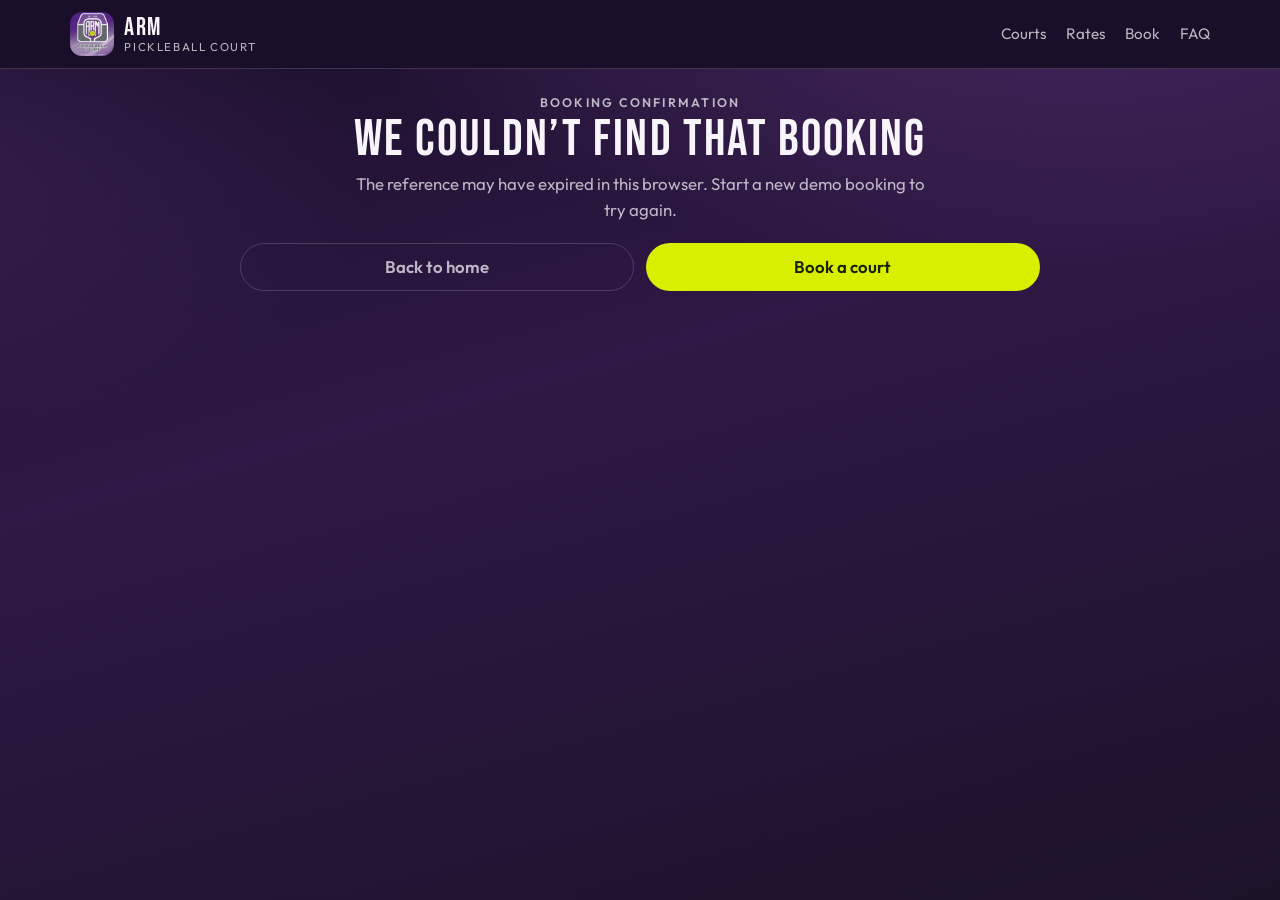
<file: confirm.html>
<!DOCTYPE html>
<html lang="en">
  <head>
    <meta charset="utf-8" />
    <meta name="viewport" content="width=device-width, initial-scale=1, viewport-fit=cover" />
    <meta name="theme-color" content="#4A2A6B" />
    <meta name="description" content="Your ARM Pickleball Court booking confirmation." />
    <meta name="apple-mobile-web-app-capable" content="yes" />
    <meta name="apple-mobile-web-app-status-bar-style" content="black-translucent" />
    <meta name="apple-mobile-web-app-title" content="ARM Court" />
    <link rel="manifest" href="/manifest.webmanifest" />
    <link rel="icon" type="image/png" href="/assets/icons/icon-192.png" />
    <link rel="apple-touch-icon" href="/assets/icons/apple-touch-icon.png" />
    <link rel="preconnect" href="https://fonts.googleapis.com" />
    <link rel="preconnect" href="https://fonts.gstatic.com" crossorigin />
    <link
      href="https://fonts.googleapis.com/css2?family=Bebas+Neue&family=Outfit:wght@400;500;600;700&display=swap"
      rel="stylesheet"
    />
    <link rel="stylesheet" href="/css/styles.css?v=49" />
    <link rel="stylesheet" href="/css/book.css?v=49" />
    <title>Booking confirmed · ARM Pickleball Court</title>
  </head>
  <body class="book-page">
    <a class="skip-link" href="#confirmMain">Skip to content</a>

    <header class="site-header" id="top">
      <div class="header-inner">
        <a class="brand-mark" href="/#hero" aria-label="ARM Pickleball Court home">
          <img src="/assets/logo.png" alt="" width="44" height="44" />
          <span class="brand-text">
            <span class="brand-name">ARM</span>
            <span class="brand-sub">Pickleball Court</span>
          </span>
        </a>
        <nav class="nav" aria-label="Primary">
          <a href="/#courts">Courts</a>
          <a href="/#rates">Rates</a>
          <a href="/book.html">Book</a>
          <a href="/#faq">FAQ</a>
        </nav>
        <div class="header-actions">
          <button type="button" class="nav-toggle" id="navToggle" aria-expanded="false" aria-controls="mobileNav" aria-label="Open menu">
            <span></span><span></span>
          </button>
        </div>
      </div>
      <nav class="mobile-nav" id="mobileNav" hidden>
        <a href="/#courts">Courts</a>
        <a href="/#rates">Rates</a>
        <a href="/book.html">Book</a>
        <a href="/#faq">FAQ</a>
        <a class="btn btn-accent" href="/#heroCalendar">Book another</a>
      </nav>
    </header>

    <main id="confirmMain" class="confirm-page">
      <div class="confirm-hero">
        <span class="confirm-check" aria-hidden="true">
          <svg viewBox="0 0 24 24" fill="none" stroke="currentColor" stroke-width="2.2">
            <circle cx="12" cy="12" r="8.5" />
            <path d="M8.2 12.3l2.4 2.4 5.2-5.2" />
          </svg>
        </span>
        <p class="eyebrow">Booking confirmation</p>
        <h1>You’re on the court</h1>
        <p>Your demo booking is confirmed. Show this reference at the desk when you arrive.</p>
      </div>

      <div class="confirm-ref-card">
        <p>Booking reference</p>
        <strong id="confirmRef">—</strong>
      </div>

      <div class="confirm-meta" id="confirmMeta"></div>

      <div class="confirm-receipt">
        <section class="review-block is-tint">
          <p class="review-kicker">Play date</p>
          <p class="review-date-value" id="confirmDate"></p>
          <p class="confirm-muted" id="confirmTimezone">Philippine Time (PHT)</p>
        </section>

        <section class="review-block">
          <p class="review-kicker">Courts & times</p>
          <div id="confirmCourts"></div>
        </section>

        <section class="review-block">
          <p class="review-kicker">Guest details</p>
          <div id="confirmGuest"></div>
        </section>

        <div class="review-total">
          <span>Total paid</span>
          <strong id="confirmTotal"></strong>
        </div>

        <section class="review-block is-tint">
          <p class="review-kicker">What to know</p>
          <ul class="review-notes">
            <li>This is a simulated demo booking — no real payment was taken.</li>
            <li>Cancel at least 4 hours before your slot for a full demo credit.</li>
            <li>Arrive a few minutes early. Paddles and balls can be rented at the desk.</li>
          </ul>
        </section>
      </div>

      <div class="confirm-actions">
        <a class="btn btn-ghost" href="/">Back to home</a>
        <a class="btn btn-accent" href="/#heroCalendar">Book another date</a>
      </div>
      <p class="confirm-note">Keep this page or screenshot the reference for check-in.</p>
    </main>

    <script src="/js/data.js" defer></script>
    <script src="/js/confirm.js" defer></script>
    <script src="/js/pwa.js" defer></script>
  </body>
</html>
</file>
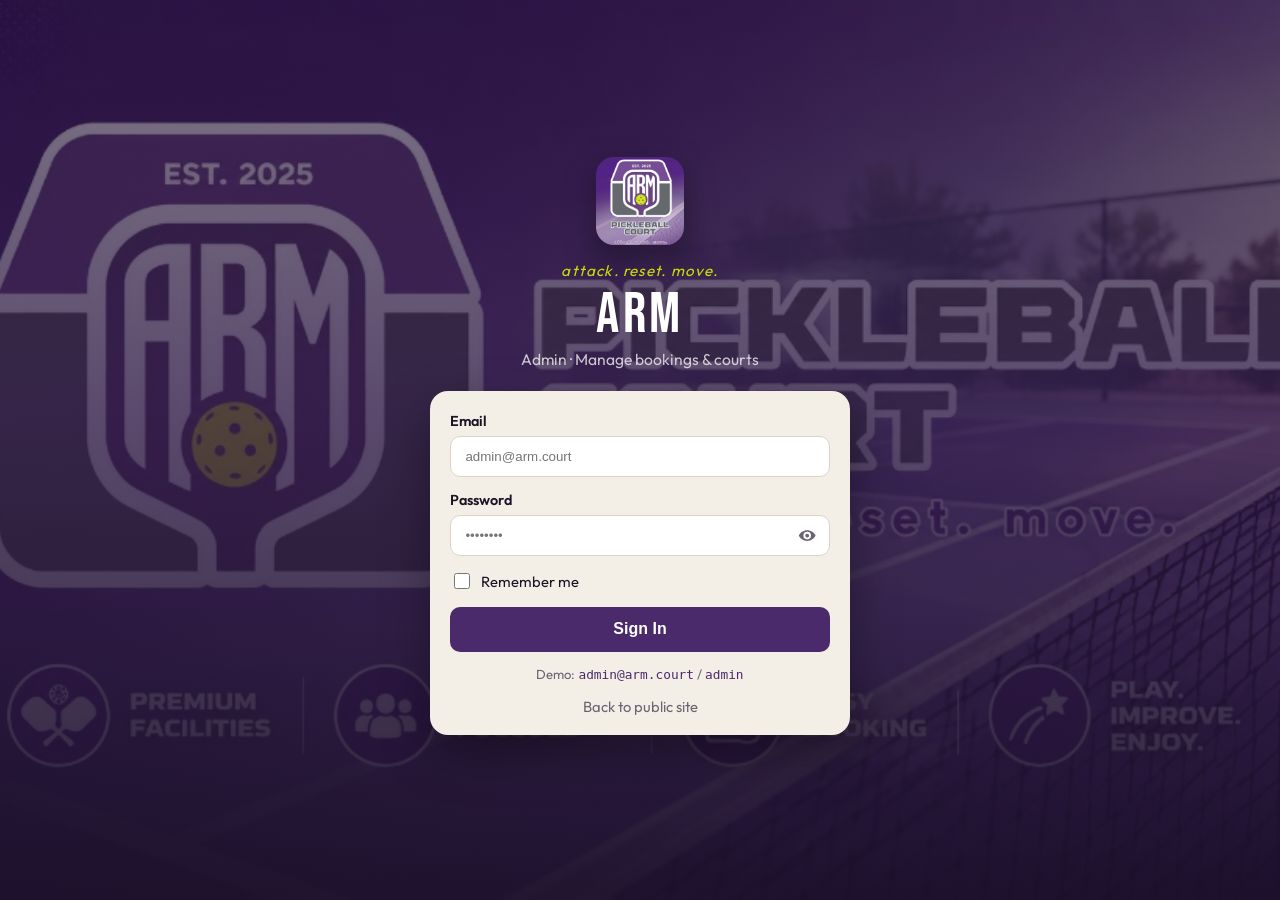
<file: login.html>
<!DOCTYPE html>
<html lang="en">
  <head>
    <meta charset="utf-8" />
    <meta name="viewport" content="width=device-width, initial-scale=1, viewport-fit=cover" />
    <meta name="theme-color" content="#2e1845" />
    <meta name="description" content="Sign in to the ARM Pickleball Court admin dashboard." />
    <link rel="manifest" href="/manifest.webmanifest" />
    <link rel="icon" type="image/png" href="/assets/icons/icon-192.png" />
    <link rel="preconnect" href="https://fonts.googleapis.com" />
    <link rel="preconnect" href="https://fonts.gstatic.com" crossorigin />
    <link
      href="https://fonts.googleapis.com/css2?family=Bebas+Neue&family=Outfit:wght@400;500;600;700&display=swap"
      rel="stylesheet"
    />
    <link rel="stylesheet" href="/css/login.css?v=39" />
    <title>Admin Login · ARM Pickleball Court</title>
  </head>
  <body class="login-body">
    <div class="login-backdrop" aria-hidden="true"></div>

    <main class="login-shell">
      <header class="login-brand">
        <img src="/assets/logo.png" alt="ARM Pickleball Court" width="96" height="96" />
        <p class="login-tag">attack. reset. move.</p>
        <h1>ARM</h1>
        <p class="login-sub">Admin · Manage bookings &amp; courts</p>
      </header>

      <form class="login-card" id="loginForm" novalidate>
        <label class="login-field">
          <span>Email</span>
          <input
            type="email"
            id="loginEmail"
            name="email"
            autocomplete="username"
            placeholder="admin@arm.court"
            required
          />
        </label>

        <label class="login-field">
          <span>Password</span>
          <div class="login-password">
            <input
              type="password"
              id="loginPassword"
              name="password"
              autocomplete="current-password"
              placeholder="••••••••"
              required
            />
            <button type="button" class="login-eye" id="togglePassword" aria-label="Show password">
              <svg viewBox="0 0 24 24" aria-hidden="true" focusable="false">
                <path
                  fill="currentColor"
                  d="M12 5c-5 0-9.3 3.1-11 7 1.7 3.9 6 7 11 7s9.3-3.1 11-7c-1.7-3.9-6-7-11-7zm0 12a5 5 0 1 1 0-10 5 5 0 0 1 0 10zm0-2.5a2.5 2.5 0 1 0 0-5 2.5 2.5 0 0 0 0 5z"
                />
              </svg>
            </button>
          </div>
        </label>

        <label class="login-remember">
          <input type="checkbox" id="rememberMe" name="remember" />
          <span>Remember me</span>
        </label>

        <p class="login-error" id="loginError" hidden>Invalid email or password.</p>

        <button type="submit" class="login-submit">Sign In</button>
        <p class="login-hint">Demo: <code>admin@arm.court</code> / <code>admin</code></p>
        <a class="login-back" href="/">Back to public site</a>
      </form>
    </main>

    <script src="/js/login.js" defer></script>
    <script src="/js/pwa.js" defer></script>
  </body>
</html>
</file>
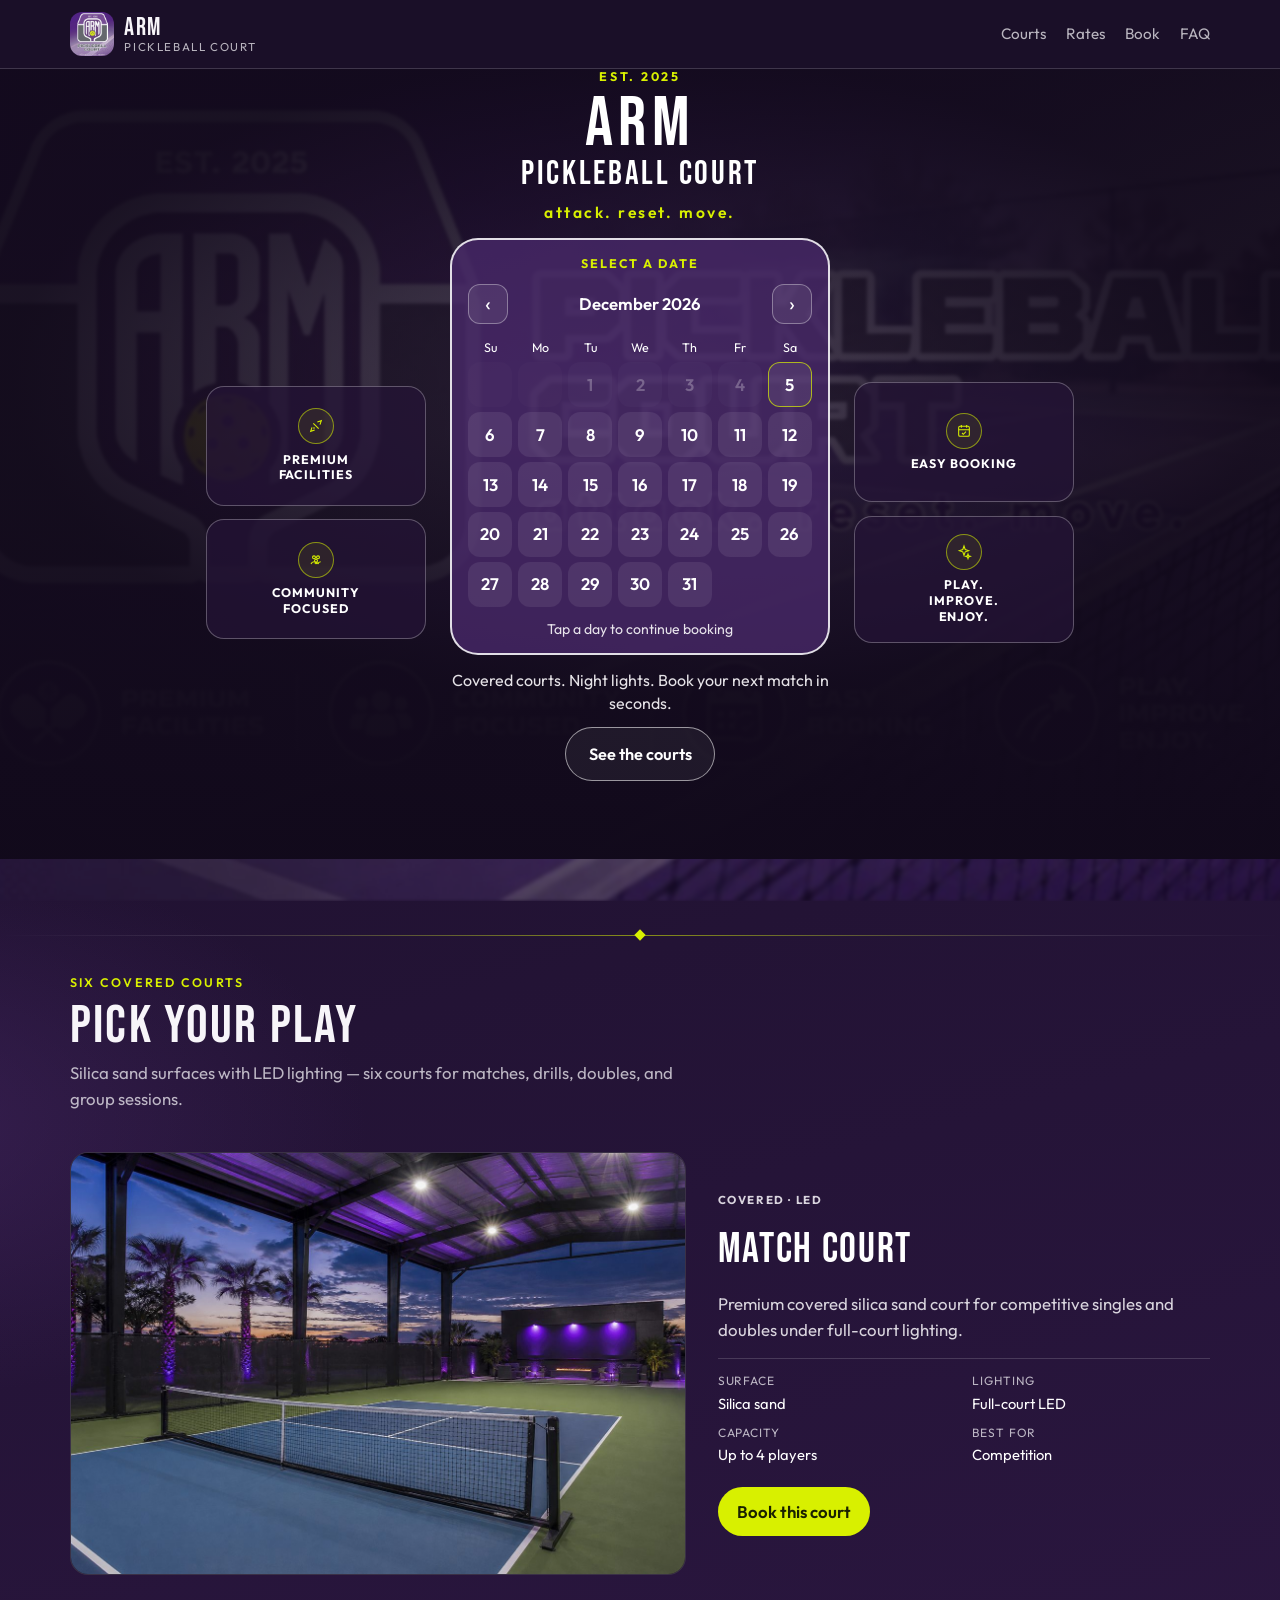
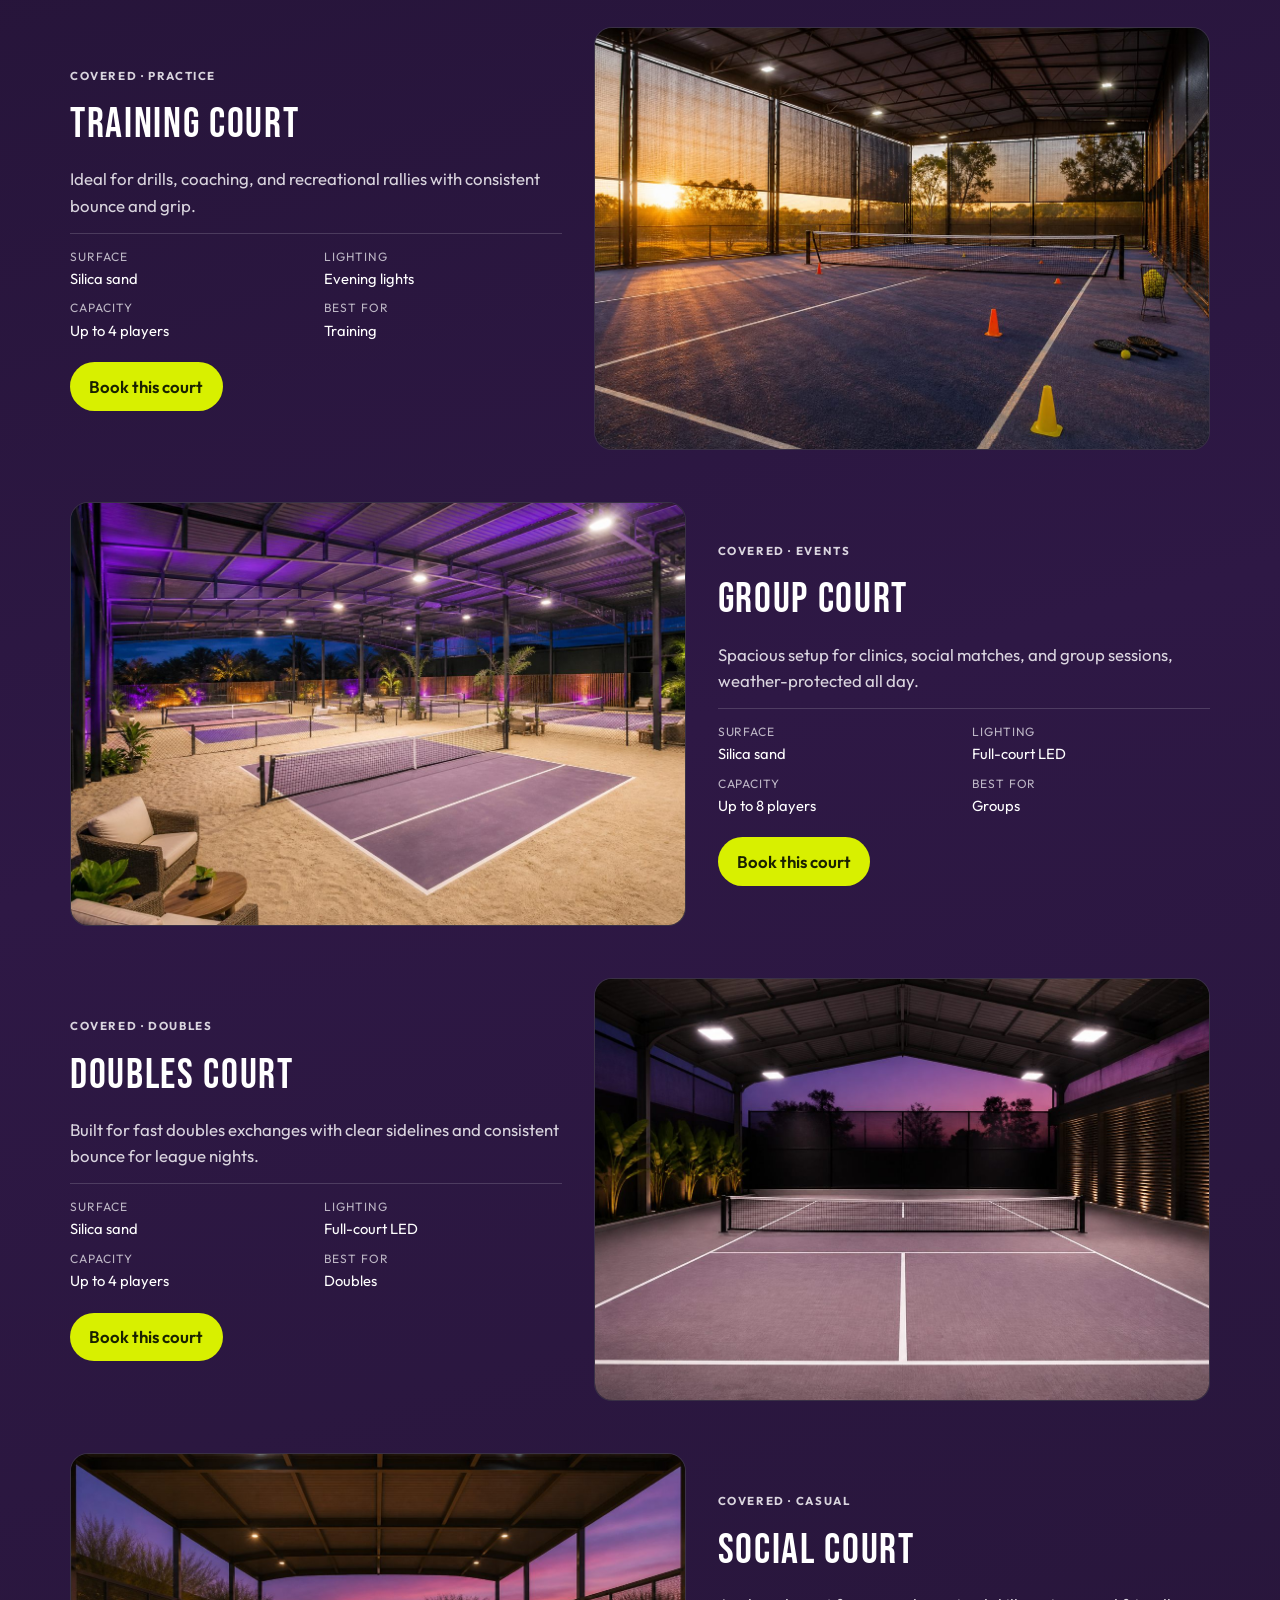
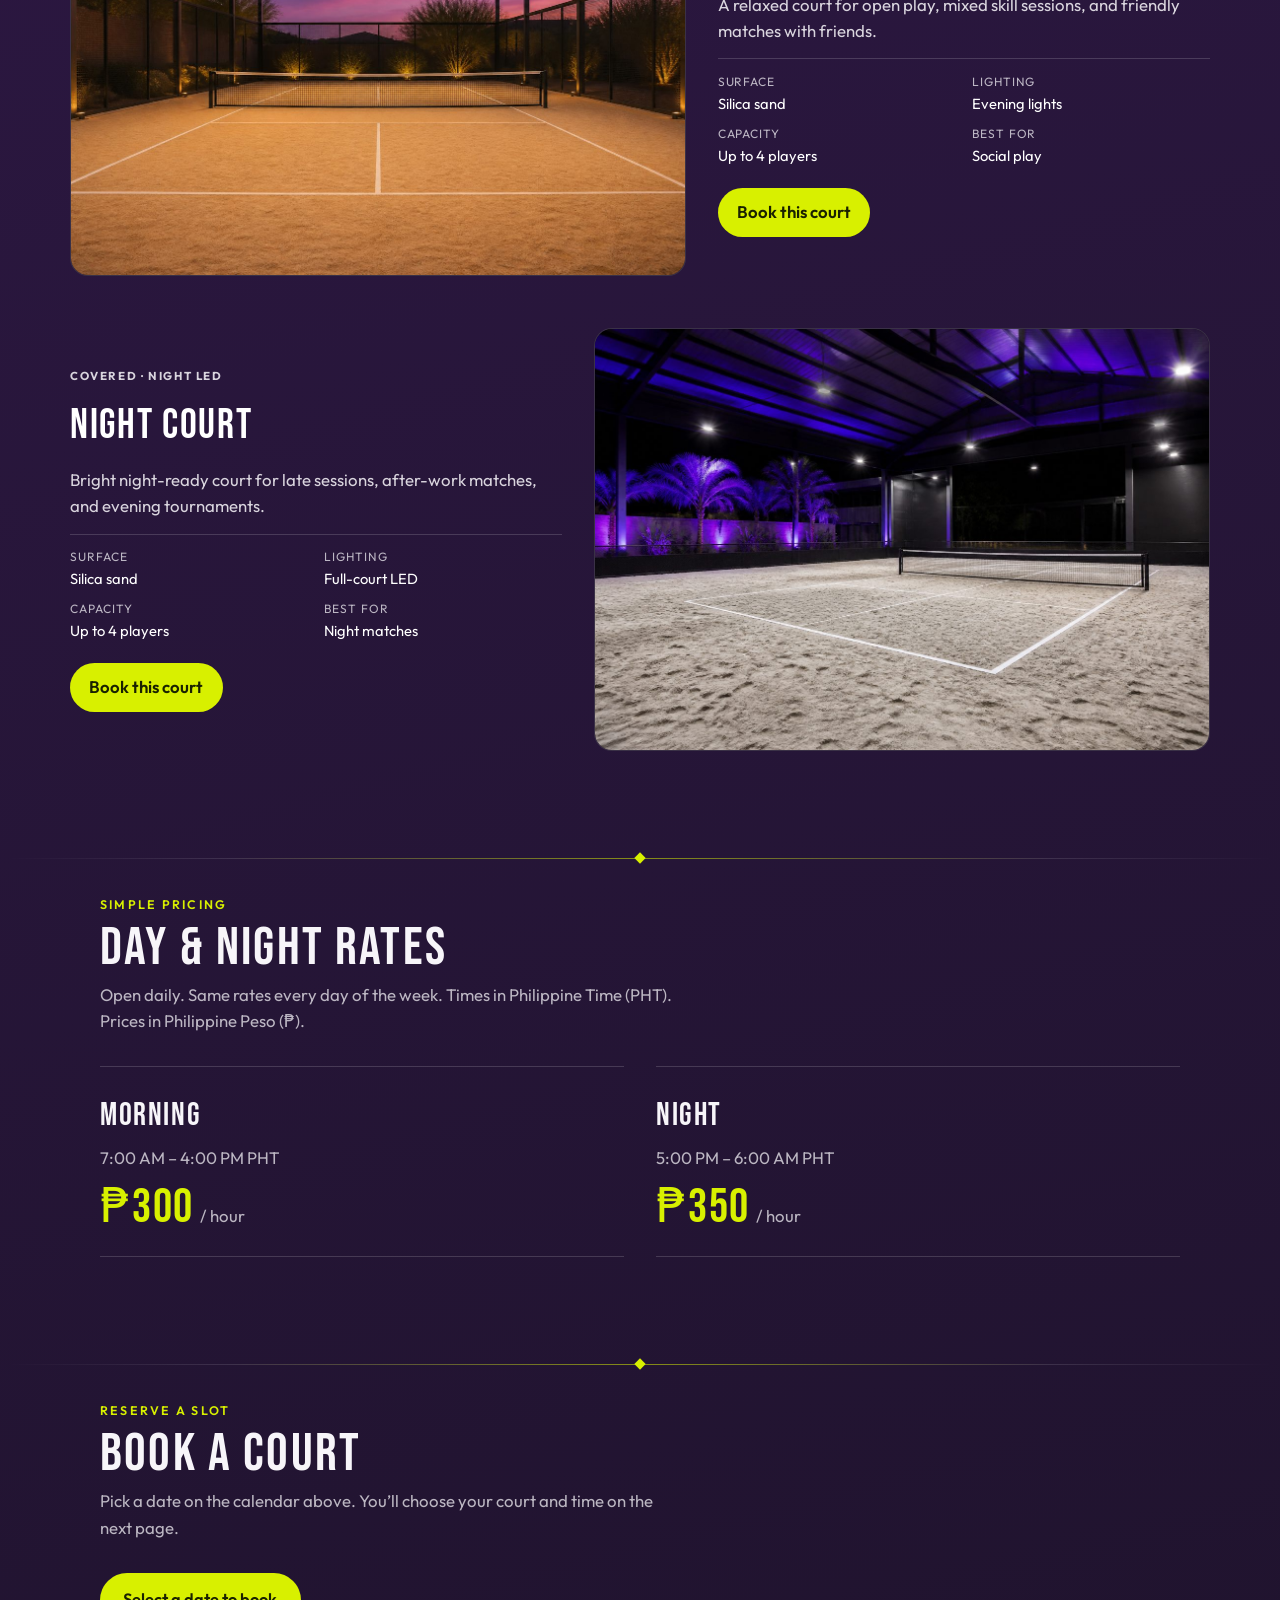
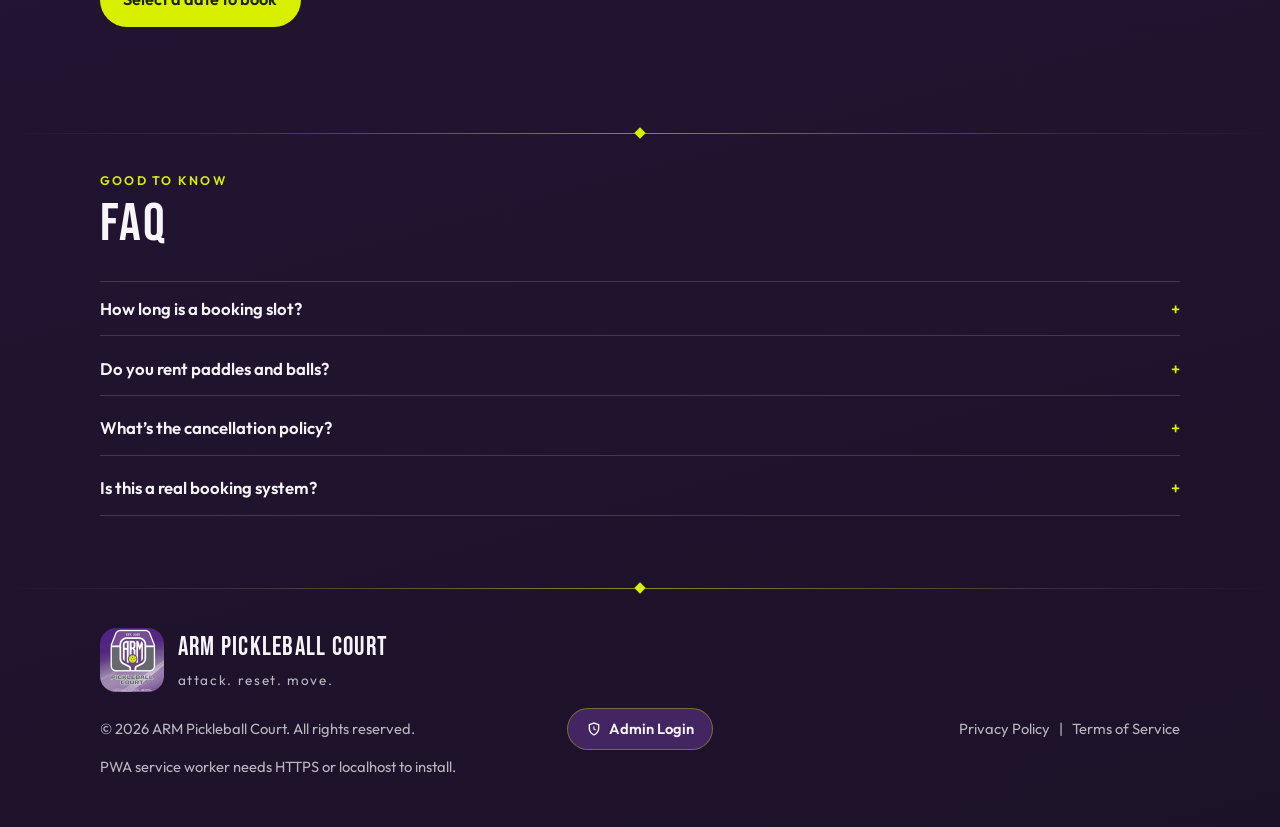
<file: pay.html>
<!DOCTYPE html>
<html lang="en">
  <head>
    <meta charset="utf-8" />
    <meta name="viewport" content="width=device-width, initial-scale=1, viewport-fit=cover" />
    <meta name="theme-color" content="#4A2A6B" />
    <meta name="description" content="Complete your ARM Pickleball Court payment." />
    <meta name="apple-mobile-web-app-capable" content="yes" />
    <meta name="apple-mobile-web-app-status-bar-style" content="black-translucent" />
    <meta name="apple-mobile-web-app-title" content="ARM Court" />
    <link rel="manifest" href="/manifest.webmanifest" />
    <link rel="icon" type="image/png" href="/assets/icons/icon-192.png" />
    <link rel="apple-touch-icon" href="/assets/icons/apple-touch-icon.png" />
    <link rel="preconnect" href="https://fonts.googleapis.com" />
    <link rel="preconnect" href="https://fonts.gstatic.com" crossorigin />
    <link
      href="https://fonts.googleapis.com/css2?family=Bebas+Neue&family=Outfit:wght@400;500;600;700&display=swap"
      rel="stylesheet"
    />
    <link rel="stylesheet" href="/css/styles.css?v=49" />
    <link rel="stylesheet" href="/css/book.css?v=49" />
    <title>Complete your payment · ARM Pickleball Court</title>
  </head>
  <body class="book-page pay-body">
    <a class="skip-link" href="#payMain">Skip to content</a>

    <header class="site-header" id="top">
      <div class="header-inner">
        <a class="brand-mark" href="/#hero" aria-label="ARM Pickleball Court home">
          <img src="/assets/logo.png" alt="" width="44" height="44" />
          <span class="brand-text">
            <span class="brand-name">ARM</span>
            <span class="brand-sub">Pickleball Court</span>
          </span>
        </a>
        <nav class="nav" aria-label="Primary">
          <a href="/#courts">Courts</a>
          <a href="/#rates">Rates</a>
          <a href="/book.html">Book</a>
          <a href="/#faq">FAQ</a>
        </nav>
        <div class="header-actions">
          <button type="button" class="nav-toggle" id="navToggle" aria-expanded="false" aria-controls="mobileNav" aria-label="Open menu">
            <span></span><span></span>
          </button>
        </div>
      </div>
      <nav class="mobile-nav" id="mobileNav" hidden>
        <a href="/#courts">Courts</a>
        <a href="/#rates">Rates</a>
        <a href="/book.html">Book</a>
        <a href="/#faq">FAQ</a>
        <a class="btn btn-accent" href="/#heroCalendar">Book a court</a>
      </nav>
    </header>

    <main id="payMain" class="pay-page">
      <div class="pay-heading">
        <div>
          <p class="eyebrow">Secure checkout</p>
          <h1>Complete your payment</h1>
        </div>
        <p class="pay-ref">Reference <strong id="payRef">—</strong></p>
      </div>

      <div class="pay-layout">
        <section class="pay-ticket" aria-label="Reservation">
          <div class="pay-ticket-brand">
            <img src="/assets/logo.png" alt="" width="36" height="36" />
            <div>
              <p>ARM Pickleball Court</p>
              <span>attack. reset. move.</span>
            </div>
          </div>

          <div class="pay-ticket-body">
            <p class="pay-label">Reservation</p>
            <p class="pay-reservation" id="payReservation">Court booking</p>
            <p class="pay-billed" id="payBilled"></p>

            <div class="pay-due">
              <span>Amount due</span>
              <strong id="payAmount">₱0.00</strong>
            </div>

            <div class="pay-timer" id="payTimerBox">
              <p class="pay-label">Pay within</p>
              <p class="pay-clock"><span aria-hidden="true">⏱</span> <strong id="payClock">05:00</strong></p>
              <p>You have 5 minutes to finish payment. After that this hold is cancelled and the courts are released.</p>
            </div>

            <p class="pay-label">Schedule</p>
            <div class="pay-schedule" id="paySchedule"></div>

            <p class="pay-hold-note">
              Your courts stay reserved while you pay. If payment is not completed within 5 minutes, this booking is cancelled automatically and the courts are released.
            </p>
          </div>
        </section>

        <section class="pay-method" aria-label="Payment method">
          <h2>Payment method</h2>
          <p class="pay-demo-note">Demo checkout — no real charge.</p>

          <div class="pay-options" role="tablist">
            <button type="button" class="pay-option is-active" data-method="qr" aria-pressed="true">
              Scan QR Ph to pay
            </button>
            <button type="button" class="pay-option" data-method="card" aria-pressed="false">
              Pay with card
            </button>
          </div>

          <div class="pay-panel" id="panelQr">
            <div class="pay-qr" aria-hidden="true">
              <svg viewBox="0 0 29 29" id="payQrSvg"></svg>
            </div>
            <p class="pay-qr-help">Pay securely with QR Ph using GCash, Maya, or any participating bank app. This QR is for demo only.</p>
            <button type="button" class="btn btn-accent pay-submit" id="qrPayBtn">I’ve paid with QR Ph</button>
          </div>

          <form class="pay-panel" id="panelCard" hidden novalidate>
            <div class="field">
              <label for="cardName">Name on card</label>
              <input id="cardName" name="cardName" type="text" autocomplete="cc-name" required placeholder="Jordan Reyes" />
            </div>
            <div class="field">
              <label for="cardNumber">Card number</label>
              <input id="cardNumber" name="cardNumber" type="text" inputmode="numeric" autocomplete="cc-number" required placeholder="4242 4242 4242 4242" maxlength="19" />
            </div>
            <div class="pay-row">
              <div class="field">
                <label for="cardExpiry">Expiry</label>
                <input id="cardExpiry" name="cardExpiry" type="text" inputmode="numeric" autocomplete="cc-exp" required placeholder="MM / YY" maxlength="7" />
              </div>
              <div class="field">
                <label for="cardCvc">CVC</label>
                <input id="cardCvc" name="cardCvc" type="text" inputmode="numeric" autocomplete="cc-csc" required placeholder="123" maxlength="4" />
              </div>
            </div>
            <button type="submit" class="btn btn-accent pay-submit" id="cardPayBtn">Pay now</button>
          </form>

          <p class="pay-hint" id="payError" hidden></p>
          <p class="pay-legal">By completing this payment you agree to ARM Court’s demo terms. Live payments can plug in next.</p>
          <button type="button" class="pay-cancel-btn" id="payCancel">✕ Cancel booking</button>
        </section>
      </div>
    </main>

    <script src="/js/data.js" defer></script>
    <script src="/js/pay.js" defer></script>
    <script src="/js/pwa.js" defer></script>
  </body>
</html>
</file>
<file: css/styles.css>
:root {
  --purple: #4a2a6b;
  --purple-deep: #2e1845;
  --purple-mid: #6a3d8a;
  --charcoal: #3d3f45;
  --charcoal-soft: #54565b;
  --lime: #d8f000;
  --lime-ink: #1a2200;
  --white: #f7f5f9;
  --white-dim: rgba(247, 245, 249, 0.72);
  --line: rgba(255, 255, 255, 0.16);
  --danger: #ff6b7a;
  --radius: 14px;
  --font-display: "Bebas Neue", sans-serif;
  --font-body: "Outfit", system-ui, sans-serif;
  --header-h: 68px;
  --shadow-none: none;
  color-scheme: dark;
}

*,
*::before,
*::after {
  box-sizing: border-box;
}

html {
  scroll-behavior: smooth;
  width: 100%;
  max-width: 100%;
  overflow-x: hidden;
}

body {
  margin: 0;
  width: 100%;
  max-width: 100%;
  overflow-x: hidden;
  font-family: var(--font-body);
  font-size: 1.05rem;
  line-height: 1.55;
  color: var(--white);
  background:
    radial-gradient(1200px 600px at 80% -10%, rgba(106, 61, 138, 0.55), transparent 60%),
    radial-gradient(900px 500px at -10% 20%, rgba(74, 42, 107, 0.5), transparent 55%),
    linear-gradient(165deg, #1a0f28 0%, var(--purple-deep) 42%, #1c1228 100%);
  min-height: 100dvh;
}

img {
  max-width: 100%;
  display: block;
}

a {
  color: inherit;
  text-decoration: none;
}

button,
input,
select {
  font: inherit;
}

.visually-hidden {
  position: absolute;
  width: 1px;
  height: 1px;
  padding: 0;
  margin: -1px;
  overflow: hidden;
  clip: rect(0, 0, 0, 0);
  white-space: nowrap;
  border: 0;
}

.skip-link {
  position: absolute;
  left: 12px;
  top: -48px;
  z-index: 100;
  padding: 0.6rem 1rem;
  background: var(--lime);
  color: var(--lime-ink);
  border-radius: 999px;
}

.skip-link:focus {
  top: 12px;
}

/* Header — full-bleed bar (not floating) */
.site-header {
  position: relative;
  top: auto;
  z-index: 50;
  width: 100%;
  margin: 0;
  border-radius: 0;
  box-shadow: none;
  backdrop-filter: none;
  -webkit-backdrop-filter: none;
  background: #1a0f28;
  border-bottom: 1px solid var(--line);
}

.header-inner {
  width: min(1180px, 100%);
  max-width: 1180px;
  margin: 0 auto;
  padding: 0.65rem 1.25rem;
  min-height: var(--header-h);
  display: flex;
  align-items: center;
  justify-content: space-between;
  gap: 1rem;
}

.brand-mark {
  display: flex;
  align-items: center;
  gap: 0.65rem;
  min-width: 0;
  flex: 0 1 auto;
}

.header-actions {
  margin-left: auto;
  display: flex;
  align-items: center;
  justify-content: flex-end;
  gap: 0.5rem;
  flex: 0 0 auto;
}

.brand-mark img {
  width: 44px;
  height: 44px;
  border-radius: 12px;
  object-fit: cover;
}

.brand-text {
  display: flex;
  flex-direction: column;
  line-height: 1.05;
}

.brand-name {
  font-family: var(--font-display);
  font-size: 1.55rem;
  letter-spacing: 0.06em;
}

.brand-sub {
  font-size: 0.72rem;
  text-transform: uppercase;
  letter-spacing: 0.14em;
  color: var(--white-dim);
}

.nav {
  display: none;
  gap: 1.25rem;
  margin-left: auto;
  font-size: 0.95rem;
  color: var(--white-dim);
}

.nav a:hover,
.mobile-nav a:hover {
  color: var(--white);
}

.nav-toggle {
  width: 42px;
  height: 42px;
  border: 1px solid var(--line);
  border-radius: 12px;
  background: transparent;
  display: grid;
  place-content: center;
  gap: 6px;
  cursor: pointer;
}

.nav-toggle span {
  display: block;
  width: 18px;
  height: 2px;
  background: var(--white);
}

.mobile-nav {
  display: grid;
  gap: 0.85rem;
  padding: 0.5rem 1.25rem 1.15rem;
  border-top: 1px solid var(--line);
}

.mobile-nav[hidden] {
  display: none;
}

.mobile-nav .install-menu-btn {
  width: 100%;
  border-color: rgba(216, 240, 0, 0.55);
  color: var(--lime);
  background: rgba(216, 240, 0, 0.08);
}

.mobile-nav .install-menu-btn[hidden] {
  display: none;
}

.install-dialog {
  border: 1px solid var(--line);
  border-radius: 18px;
  padding: 0;
  background: #241436;
  color: var(--white);
  width: min(22rem, calc(100vw - 2rem));
  box-shadow: 0 18px 50px rgba(0, 0, 0, 0.45);
}

.install-dialog::backdrop {
  background: rgba(10, 6, 16, 0.72);
}

.install-dialog-card {
  display: grid;
  gap: 0.85rem;
  padding: 1.25rem 1.2rem 1.15rem;
}

.install-dialog-card h2 {
  margin: 0;
  font-family: var(--font-display);
  font-size: 1.7rem;
  letter-spacing: 0.06em;
}

.install-dialog-card p {
  margin: 0;
  color: var(--white-dim);
  font-size: 0.98rem;
  line-height: 1.45;
}

.install-dialog-card .btn {
  width: 100%;
  margin-top: 0.25rem;
}

/* Buttons */
.btn {
  display: inline-flex;
  align-items: center;
  justify-content: center;
  gap: 0.4rem;
  border: 1px solid transparent;
  border-radius: 999px;
  padding: 0.65rem 1.15rem;
  font-weight: 600;
  cursor: pointer;
  transition: transform 180ms ease, background 180ms ease, color 180ms ease, border-color 180ms ease;
}

.btn:hover {
  transform: translateY(-1px);
}

.btn:active {
  transform: translateY(0);
}

.btn-accent {
  background: var(--lime);
  color: var(--lime-ink);
}

.btn-outline {
  border-color: rgba(255, 255, 255, 0.35);
  background: transparent;
  color: var(--white);
}

.btn-ghost {
  background: transparent;
  color: var(--white-dim);
  border-color: var(--line);
}

@media (max-width: 959px) {
  /* Side highlight cards are desktop-only; on phones they crowd/clip the hero */
  .hero-side {
    display: none !important;
  }
}

@media (max-width: 719px) {
  .install-btn,
  .change-date-btn,
  .header-cta {
    display: none !important;
  }

  :root {
    --header-h: 60px;
  }

  .header-inner {
    max-width: none;
    width: 100%;
    min-height: var(--header-h);
    padding: 0.55rem 0.9rem;
    gap: 0.75rem;
  }

  .brand-mark {
    gap: 0.65rem;
  }

  .brand-mark img {
    width: 40px;
    height: 40px;
    border-radius: 10px;
  }

  .brand-text {
    min-width: 0;
  }

  .brand-name {
    font-size: 1.45rem;
    letter-spacing: 0.05em;
  }

  .brand-sub {
    font-size: 0.68rem;
    letter-spacing: 0.12em;
    white-space: nowrap;
    overflow: hidden;
    text-overflow: ellipsis;
    max-width: 12rem;
  }

  .header-actions {
    gap: 0.45rem;
    margin-left: 0;
  }

  .nav-toggle {
    width: 40px;
    height: 40px;
    flex-shrink: 0;
    border-radius: 10px;
  }

  .hero {
    width: 100%;
    min-height: calc(100dvh - var(--header-h));
    min-height: calc(100svh - var(--header-h));
    height: auto;
    overflow: visible;
    justify-content: flex-start;
    padding: 0.55rem 0.85rem 1.5rem;
    padding-bottom: max(1.5rem, env(safe-area-inset-bottom));
  }

  .hero-stage {
    width: 100%;
    flex: 0 1 auto;
    justify-content: flex-start;
    gap: 0.65rem;
    padding: 0.15rem 0 0;
  }

  .hero-mid {
    gap: 0;
  }

  .hero-center {
    width: 100%;
    max-width: none;
    gap: 0.7rem;
  }

  .hero-calendar-panel {
    border-radius: 22px;
    padding: 0.75rem 0.65rem 0.7rem;
  }

  .hero-cal-hint {
    margin-top: 0.55rem;
    font-size: 0.82rem;
  }

  .hero-title-brand {
    font-size: clamp(2.4rem, 12vw, 3.1rem);
  }

  .hero-title-stack {
    font-size: clamp(1.35rem, 7vw, 1.9rem);
  }

  .hero-tag {
    margin-top: 0.4rem;
    font-size: 0.88rem;
  }

  .hero-lead {
    font-size: 0.92rem;
  }

  .hero-cta {
    margin-top: 0.55rem;
  }

  .hero-cta .btn-lg {
    width: 100%;
    max-width: 20rem;
  }

  .calendar-weekdays,
  .calendar-grid {
    gap: 0.28rem;
  }

  .day-btn {
    border-radius: 10px;
    font-size: 0.9rem;
  }

  .section,
  .site-footer {
    max-width: none;
    width: 100%;
    padding-left: 0.85rem;
    padding-right: 0.85rem;
  }

  .section::before,
  .site-footer::before {
    width: 100%;
    left: 0;
    transform: none;
  }
}

.btn-lg {
  padding: 0.85rem 1.4rem;
  font-size: 1.02rem;
}

.icon-btn {
  width: 40px;
  height: 40px;
  border-radius: 12px;
  border: 1px solid var(--line);
  background: rgba(255, 255, 255, 0.04);
  color: var(--white);
  cursor: pointer;
  font-size: 1.35rem;
  line-height: 1;
}

/* Hero: centered calendar focal point */
.hero {
  position: relative;
  min-height: calc(100dvh - var(--header-h));
  height: auto;
  display: flex;
  flex-direction: column;
  justify-content: space-between;
  overflow: hidden;
  isolation: isolate;
  padding: 0.75rem 1.25rem 2.25rem;
  box-sizing: border-box;
}

.hero-media {
  position: absolute;
  inset: 0;
  z-index: -1;
}

.hero-bg {
  width: 100%;
  height: 100%;
  object-fit: cover;
  object-position: center 35%;
  transform: scale(1.1);
  filter: blur(1.5px) saturate(1.08) brightness(0.58);
  animation: heroDrift 22s ease-in-out infinite alternate;
}

.hero-veil {
  position: absolute;
  inset: 0;
  background:
    radial-gradient(ellipse 70% 55% at 50% 42%, rgba(46, 24, 69, 0.35), rgba(18, 10, 28, 0.88) 70%),
    linear-gradient(180deg, rgba(18, 10, 28, 0.55) 0%, rgba(18, 10, 28, 0.4) 50%, rgba(12, 6, 20, 0.96) 100%);
}

.hero-stage {
  width: min(1120px, 100%);
  margin: 0 auto;
  flex: 1 1 auto;
  min-height: 0;
  display: flex;
  flex-direction: column;
  align-items: center;
  justify-content: center;
  gap: clamp(0.55rem, 1.4vh, 1rem);
  padding: 0.35rem 0 0.85rem;
  text-align: center;
  animation: riseIn 700ms ease both;
}

.hero-copy {
  text-align: center;
  padding: 0;
  background: none;
  border: 0;
  position: relative;
  z-index: 2;
  flex-shrink: 0;
}

.hero-est {
  margin: 0 0 0.3rem;
  font-size: 0.78rem;
  letter-spacing: 0.22em;
  text-transform: uppercase;
  color: var(--lime);
  font-weight: 700;
}

.hero-title {
  margin: 0;
  line-height: 0.95;
}

.hero-title-brand {
  display: block;
  font-family: var(--font-display);
  font-size: clamp(2.8rem, 9vw, 4.4rem);
  letter-spacing: 0.08em;
  color: #ffffff;
  font-weight: 400;
}

.hero-title-stack {
  display: block;
  margin-top: 0.08rem;
  font-family: var(--font-display);
  font-size: clamp(1.45rem, 5vw, 2.1rem);
  letter-spacing: 0.08em;
  color: #ffffff;
  font-weight: 400;
  text-transform: uppercase;
}

.hero-tag {
  margin: 0.55rem 0 0;
  font-size: 0.98rem;
  letter-spacing: 0.16em;
  color: var(--lime);
  font-weight: 600;
}

.hero-mid {
  width: 100%;
  display: flex;
  flex-direction: column;
  align-items: center;
  gap: 1rem;
  min-height: 0;
}

.hero-center {
  width: min(420px, 100%);
  display: flex;
  flex-direction: column;
  align-items: center;
  gap: 0.85rem;
  position: relative;
  z-index: 2;
  order: -1;
}

.hero-calendar-panel {
  width: 100%;
  margin: 0 auto;
  padding: clamp(0.8rem, 1.6vh, 1.1rem) 1rem clamp(0.7rem, 1.4vh, 1rem);
  border: 2px solid rgba(255, 255, 255, 0.85);
  border-radius: 28px;
  background: rgba(74, 42, 107, 0.78);
  backdrop-filter: blur(12px);
  flex-shrink: 0;
}

.hero-cal-label {
  margin: 0 0 0.65rem;
  text-align: center;
  font-size: 0.78rem;
  letter-spacing: 0.16em;
  text-transform: uppercase;
  color: var(--lime);
  font-weight: 700;
}

.hero-cal-hint {
  margin: 0.75rem 0 0;
  text-align: center;
  font-size: 0.88rem;
  color: rgba(247, 245, 249, 0.92);
}

.hero-below {
  position: relative;
  z-index: 2;
  text-align: center;
  padding-bottom: 0.35rem;
}

.hero-lead {
  margin: 0 auto;
  max-width: 26rem;
  color: rgba(247, 245, 249, 0.92);
  font-size: 1rem;
  line-height: 1.45;
}

.hero-cta {
  display: flex;
  flex-wrap: wrap;
  gap: 0.75rem;
  justify-content: center;
  margin-top: 0.75rem;
}

.hero-cta .btn-outline {
  border-color: rgba(255, 255, 255, 0.55);
  background: rgba(255, 255, 255, 0.06);
  color: #ffffff;
}

.hero-side {
  list-style: none;
  margin: 0;
  padding: 0;
  display: grid;
  grid-template-columns: 1fr 1fr;
  gap: 0.65rem;
  width: min(360px, 100%);
}

.hero-side li {
  display: flex;
  flex-direction: column;
  align-items: center;
  justify-content: center;
  gap: 0.45rem;
  text-align: center;
  padding: 0.85rem 0.65rem;
  border: 1px solid rgba(255, 255, 255, 0.28);
  border-radius: 18px;
  background: rgba(36, 20, 54, 0.72);
  backdrop-filter: blur(8px);
  color: #ffffff;
  font-size: 0.72rem;
  letter-spacing: 0.08em;
  text-transform: uppercase;
  font-weight: 700;
  min-height: 96px;
}

.feature-text {
  max-width: 11ch;
  line-height: 1.25;
}

.feature-icon {
  width: 36px;
  height: 36px;
  border: 1px solid rgba(216, 240, 0, 0.55);
  border-radius: 999px;
  display: grid;
  place-items: center;
  flex-shrink: 0;
  color: var(--lime);
  background: rgba(216, 240, 0, 0.08);
}

.feature-icon svg {
  width: 16px;
  height: 16px;
}

.booking-date-chip {
  margin: 0 0 1rem;
  padding: 0.7rem 0.9rem;
  border: 1px solid var(--line);
  border-radius: 12px;
  background: rgba(216, 240, 0, 0.08);
  color: var(--white-dim);
  font-size: 0.95rem;
}

.booking-date-chip strong {
  color: var(--lime);
}

.hero-calendar-panel .day-btn {
  background: rgba(255, 255, 255, 0.08);
  color: #ffffff;
}

.hero-calendar-panel .day-btn.is-selected {
  background: var(--lime);
  color: var(--lime-ink);
}

.hero-calendar-panel .day-btn.is-today:not(.is-selected) {
  border-color: rgba(216, 240, 0, 0.7);
}

.hero-calendar-panel .calendar-nav h3,
.hero-calendar-panel .calendar-weekdays {
  color: #ffffff;
}

.hero-calendar-panel .icon-btn {
  border-color: rgba(255, 255, 255, 0.35);
  background: rgba(255, 255, 255, 0.08);
  color: #ffffff;
}

@media (max-height: 820px) {
  .hero-title-brand {
    font-size: clamp(2.2rem, 6.5vh, 3.2rem);
  }

  .hero-title-stack {
    font-size: clamp(1.25rem, 3.6vh, 1.7rem);
  }

  .hero-tag {
    margin-top: 0.35rem;
    font-size: 0.9rem;
  }

  .hero-lead {
    font-size: 0.92rem;
  }

  .hero-cta {
    margin-top: 0.55rem;
  }

  .hero-calendar-panel .day-btn {
    font-size: 0.86rem;
  }

  .hero-side li {
    min-height: 84px;
    padding: 0.7rem 0.5rem;
  }
}
@keyframes heroDrift {
  from {
    transform: scale(1.1) translate3d(0, 0, 0);
  }
  to {
    transform: scale(1.16) translate3d(-1%, 1%, 0);
  }
}

@keyframes riseIn {
  from {
    opacity: 0;
    transform: translateY(18px);
  }
  to {
    opacity: 1;
    transform: translateY(0);
  }
}
/* Sections */
.section {
  position: relative;
  max-width: 1120px;
  margin: 0 auto;
  padding: 4.5rem 1.25rem;
}

.section::before {
  content: "";
  position: absolute;
  top: 2.15rem;
  left: 50%;
  width: 100vw;
  height: 1px;
  transform: translateX(-50%);
  background: linear-gradient(
    90deg,
    transparent 0%,
    rgba(255, 255, 255, 0.12) 18%,
    rgba(216, 240, 0, 0.55) 50%,
    rgba(255, 255, 255, 0.12) 82%,
    transparent 100%
  );
  pointer-events: none;
}

.section::after {
  content: "";
  position: absolute;
  top: calc(2.15rem - 4px);
  left: 50%;
  width: 8px;
  height: 8px;
  transform: translateX(-50%) rotate(45deg);
  background: var(--lime);
  pointer-events: none;
}

.section-head {
  max-width: 36rem;
  margin-bottom: 2rem;
}

.eyebrow {
  margin: 0 0 0.45rem;
  font-size: 0.78rem;
  letter-spacing: 0.18em;
  text-transform: uppercase;
  color: var(--lime);
  font-weight: 600;
}

.section h2 {
  margin: 0 0 0.55rem;
  font-family: var(--font-display);
  font-size: clamp(2.4rem, 5vw, 3.4rem);
  letter-spacing: 0.04em;
  line-height: 0.95;
  font-weight: 400;
}

.section-lead {
  margin: 0;
  color: var(--white-dim);
}

/* Courts: image-led alternating rows */
.section.courts {
  max-width: 1180px;
}

.section-head-wide {
  max-width: 40rem;
  margin-bottom: 2.5rem;
}

.court-list {
  display: grid;
  gap: 2.75rem;
}

.court-item {
  display: grid;
  gap: 1.15rem;
  padding: 0;
  border: 0;
  animation: riseIn 650ms ease both;
}

.court-item:last-child {
  border: 0;
}

.court-item:nth-child(2) {
  animation-delay: 80ms;
}

.court-item:nth-child(3) {
  animation-delay: 160ms;
}

.court-item:nth-child(4) {
  animation-delay: 200ms;
}

.court-item:nth-child(5) {
  animation-delay: 240ms;
}

.court-item:nth-child(6) {
  animation-delay: 280ms;
}

.court-media {
  margin: 0;
  overflow: hidden;
  border-radius: 18px;
  border: 1px solid rgba(255, 255, 255, 0.14);
  background: #1a0f28;
  aspect-ratio: 16 / 10;
}

.court-media img {
  width: 100%;
  height: 100%;
  object-fit: cover;
  object-position: center;
  transition: transform 500ms ease;
}

.court-item:hover .court-media img {
  transform: scale(1.035);
}

.court-body {
  display: grid;
  gap: 0.55rem;
  align-content: center;
}

.court-badge {
  display: inline-block;
  width: fit-content;
  margin: 0;
  font-size: 0.72rem;
  letter-spacing: 0.14em;
  text-transform: uppercase;
  color: var(--lime);
  font-weight: 700;
}

.court-item h3 {
  margin: 0;
  font-family: var(--font-display);
  font-size: clamp(2rem, 4vw, 2.6rem);
  letter-spacing: 0.04em;
  font-weight: 400;
  color: #ffffff;
}

.court-item .court-body > p {
  margin: 0;
  color: rgba(247, 245, 249, 0.86);
  max-width: 34rem;
  line-height: 1.55;
}

.court-specs {
  display: grid;
  grid-template-columns: 1fr 1fr;
  gap: 0.55rem 1rem;
  margin: 0.35rem 0 0.25rem;
  padding: 0.85rem 0 0;
  border-top: 1px solid var(--line);
  list-style: none;
  font-size: 0.92rem;
  color: #ffffff;
}

.court-specs li {
  display: grid;
  gap: 0.1rem;
}

.court-specs span {
  display: block;
  color: var(--white-dim);
  font-size: 0.75rem;
  letter-spacing: 0.08em;
  text-transform: uppercase;
}

.court-book {
  width: fit-content;
  margin-top: 0.45rem;
}

@media (prefers-reduced-motion: reduce) {
  .court-item:hover .court-media img {
    transform: none;
  }
}

/* Rates */
.rate-grid {
  display: grid;
  gap: 1rem;
}

.rate-block {
  padding: 1.5rem 0;
  border-top: 1px solid var(--line);
}

.rate-block-night {
  border-bottom: 1px solid var(--line);
}

.rate-block h3 {
  margin: 0;
  font-family: var(--font-display);
  font-size: 2rem;
  letter-spacing: 0.05em;
  font-weight: 400;
}

.rate-time {
  margin: 0.25rem 0 0.85rem;
  color: var(--white-dim);
}

.rate-price {
  margin: 0;
  font-size: 1.05rem;
  color: var(--white-dim);
}

.rate-price span {
  font-family: var(--font-display);
  font-size: 3rem;
  letter-spacing: 0.03em;
  color: var(--lime);
  line-height: 1;
  margin-right: 0.2rem;
}

/* Booking: interactive surface */
.booking-panel {
  border: 1px solid var(--line);
  border-radius: var(--radius);
  background: rgba(255, 255, 255, 0.04);
  padding: 1.25rem;
}

.booking-steps {
  display: flex;
  align-items: center;
  gap: 0.55rem;
  margin-bottom: 1.25rem;
}

.step {
  width: 30px;
  height: 30px;
  border-radius: 999px;
  border: 1px solid var(--line);
  display: grid;
  place-items: center;
  font-size: 0.85rem;
  font-weight: 600;
  color: var(--white-dim);
}

.step.is-active {
  background: var(--lime);
  border-color: var(--lime);
  color: var(--lime-ink);
}

.step.is-done {
  background: rgba(216, 240, 0, 0.18);
  border-color: rgba(216, 240, 0, 0.45);
  color: var(--lime);
}

.step-line {
  flex: 1;
  height: 1px;
  background: var(--line);
}

.booking-step {
  margin: 0;
  padding: 0;
  border: 0;
  min-width: 0;
}

.booking-step legend {
  font-family: var(--font-display);
  font-size: 1.7rem;
  letter-spacing: 0.04em;
  margin-bottom: 1rem;
}

.calendar-nav {
  display: flex;
  align-items: center;
  justify-content: space-between;
  margin-bottom: 0.85rem;
}

.calendar-nav h3 {
  margin: 0;
  font-size: 1.05rem;
  font-weight: 600;
}

.calendar-weekdays,
.calendar-grid {
  display: grid;
  grid-template-columns: repeat(7, 1fr);
  gap: 0.35rem;
}

.calendar-weekdays {
  margin-bottom: 0.35rem;
  color: var(--white-dim);
  font-size: 0.78rem;
  text-align: center;
}

.day-btn {
  aspect-ratio: 1;
  border: 1px solid transparent;
  border-radius: 12px;
  background: rgba(255, 255, 255, 0.03);
  color: var(--white);
  cursor: pointer;
  font-weight: 600;
}

.day-btn:disabled {
  opacity: 0.28;
  cursor: not-allowed;
}

.day-btn.is-outside {
  opacity: 0.2;
}

.day-btn.is-selected {
  background: var(--lime);
  color: var(--lime-ink);
}

.day-btn.is-today:not(.is-selected) {
  border-color: rgba(216, 240, 0, 0.55);
}

.field {
  display: grid;
  gap: 0.4rem;
  margin-bottom: 1rem;
}

.field label,
.field .label {
  font-size: 0.88rem;
  color: var(--white-dim);
}

.optional {
  opacity: 0.7;
}

.field input,
.field select {
  width: 100%;
  border: 1px solid var(--line);
  border-radius: 12px;
  background: rgba(0, 0, 0, 0.25);
  color: var(--white);
  padding: 0.8rem 0.9rem;
}

.field input:focus,
.field select:focus,
.day-btn:focus-visible,
.slot-btn:focus-visible,
.btn:focus-visible,
.icon-btn:focus-visible {
  outline: 2px solid var(--lime);
  outline-offset: 2px;
}

.field-grid {
  display: grid;
  gap: 0.85rem;
}

.slot-grid {
  display: grid;
  grid-template-columns: repeat(auto-fill, minmax(96px, 1fr));
  gap: 0.45rem;
}

.slot-btn {
  border: 1px solid var(--line);
  border-radius: 12px;
  background: rgba(255, 255, 255, 0.03);
  color: var(--white);
  padding: 0.7rem 0.4rem;
  cursor: pointer;
  font-size: 0.9rem;
}

.slot-btn.is-selected {
  background: var(--lime);
  border-color: var(--lime);
  color: var(--lime-ink);
  font-weight: 600;
}

.slot-btn:disabled {
  opacity: 0.3;
  cursor: not-allowed;
  text-decoration: line-through;
}

.booking-summary {
  margin: 0.5rem 0 1.1rem;
  padding: 1rem 0 0;
  border-top: 1px solid var(--line);
  color: var(--white-dim);
}

.booking-summary strong {
  color: var(--white);
  font-weight: 600;
}

.step-actions {
  display: flex;
  flex-wrap: wrap;
  gap: 0.6rem;
  justify-content: flex-end;
  margin-top: 0.5rem;
}

.confirm-dialog {
  border: 1px solid var(--line);
  border-radius: 18px;
  padding: 0;
  background: var(--purple-deep);
  color: var(--white);
  width: min(420px, calc(100% - 2rem));
}

.confirm-dialog::backdrop {
  background: rgba(10, 6, 16, 0.72);
}

.confirm-dialog .confirm-body {
  margin: 0;
  padding: 1.5rem;
}

.confirm-dialog .confirm-body h2 {
  margin: 0 0 0.6rem;
  font-family: var(--font-display);
  font-size: 2.2rem;
  letter-spacing: 0.04em;
  font-weight: 400;
}

.confirm-dialog .confirm-body menu {
  margin: 1.25rem 0 0;
  padding: 0;
  display: flex;
  justify-content: flex-end;
}

.confirm-ref {
  margin-top: 0.85rem;
  color: var(--white-dim);
}

.confirm-ref strong {
  color: var(--lime);
  letter-spacing: 0.08em;
}

/* FAQ */
.faq-list {
  display: grid;
  gap: 0.35rem;
  border-top: 1px solid var(--line);
}

.faq-list details {
  border-bottom: 1px solid var(--line);
  padding: 0.85rem 0;
}

.faq-list summary {
  cursor: pointer;
  font-weight: 600;
  list-style: none;
}

.faq-list summary::-webkit-details-marker {
  display: none;
}

.faq-list summary::after {
  content: "+";
  float: right;
  color: var(--lime);
  font-weight: 500;
}

.faq-list details[open] summary::after {
  content: "-";
}

.faq-list p {
  margin: 0.65rem 0 0;
  color: var(--white-dim);
  max-width: 40rem;
}

/* Footer */
.site-footer {
  position: relative;
  max-width: 1120px;
  margin: 0 auto;
  padding: 2.5rem 1.25rem 3rem;
  border-top: 0;
}

.site-footer::before {
  content: "";
  position: absolute;
  top: 0;
  left: 50%;
  width: 100vw;
  height: 1px;
  transform: translateX(-50%);
  background: linear-gradient(
    90deg,
    transparent 0%,
    rgba(255, 255, 255, 0.12) 18%,
    rgba(216, 240, 0, 0.55) 50%,
    rgba(255, 255, 255, 0.12) 82%,
    transparent 100%
  );
  pointer-events: none;
}

.site-footer::after {
  content: "";
  position: absolute;
  top: -4px;
  left: 50%;
  width: 8px;
  height: 8px;
  transform: translateX(-50%) rotate(45deg);
  background: var(--lime);
  pointer-events: none;
}

.footer-brand {
  display: flex;
  align-items: center;
  gap: 0.85rem;
  margin-bottom: 1rem;
}

.footer-brand img {
  width: 64px;
  height: 64px;
  border-radius: 16px;
  object-fit: cover;
}

.footer-name {
  margin: 0;
  font-family: var(--font-display);
  font-size: 1.6rem;
  letter-spacing: 0.05em;
}

.footer-tag {
  margin: 0.15rem 0 0;
  color: var(--white-dim);
  letter-spacing: 0.12em;
  font-size: 0.85rem;
}

.footer-meta,
.footer-note {
  margin: 0.35rem 0 0;
  color: var(--white-dim);
  font-size: 0.92rem;
}

.footer-bar {
  display: flex;
  flex-wrap: wrap;
  align-items: center;
  justify-content: space-between;
  gap: 0.85rem 1.25rem;
  margin-top: 0.85rem;
}

.footer-bar .footer-meta {
  margin: 0;
  flex: 1 1 12rem;
}

.footer-admin-btn {
  display: inline-flex;
  align-items: center;
  justify-content: center;
  gap: 0.45rem;
  padding: 0.55rem 1.15rem;
  border-radius: 999px;
  background: rgba(74, 42, 107, 0.85);
  border: 1px solid rgba(216, 240, 0, 0.35);
  color: var(--white);
  font-weight: 600;
  font-size: 0.92rem;
  white-space: nowrap;
  transition: transform 180ms ease, background 180ms ease, border-color 180ms ease;
}

.footer-admin-btn:hover {
  transform: translateY(-1px);
  background: var(--purple);
  border-color: var(--lime);
}

.footer-admin-icon {
  width: 1rem;
  height: 1rem;
  flex-shrink: 0;
}

.footer-links {
  margin: 0;
  flex: 1 1 12rem;
  text-align: right;
  color: var(--white-dim);
  font-size: 0.92rem;
  display: flex;
  align-items: center;
  justify-content: flex-end;
  gap: 0.55rem;
}

.footer-links a:hover {
  color: var(--lime);
}

@media (max-width: 719px) {
  .footer-bar {
    flex-direction: column;
    align-items: stretch;
    text-align: center;
  }

  .footer-bar .footer-meta,
  .footer-links {
    flex: none;
    text-align: center;
    justify-content: center;
  }

  .footer-admin-btn {
    width: 100%;
  }
}

@media (min-width: 720px) {
  .nav {
    display: flex;
    margin-left: auto;
  }

  .nav-toggle,
  .mobile-nav,
  .header-actions {
    display: none !important;
  }

  .header-inner .brand-mark {
    margin-right: 0;
  }

  .court-list {
    gap: 3.25rem;
  }

  .court-item {
    grid-template-columns: 1.25fr 1fr;
    align-items: center;
    gap: 2rem;
  }

  .court-item-reverse {
    grid-template-columns: 1fr 1.25fr;
  }

  .court-item-reverse .court-media {
    order: 2;
  }

  .court-item-reverse .court-body {
    order: 1;
  }

  .court-media {
    aspect-ratio: 16 / 11;
  }

  .rate-grid {
    grid-template-columns: 1fr 1fr;
    gap: 2rem;
  }

  .rate-block,
  .rate-block-night {
    border-bottom: 1px solid var(--line);
  }

  .booking-panel {
    padding: 1.6rem;
  }

  .field-grid {
    grid-template-columns: 1fr 1fr;
  }

  .field-span {
    grid-column: 1 / -1;
  }
}

@media (min-width: 960px) {
  .hero {
    padding-inline: 1.5rem;
    justify-content: center;
  }

  .hero-stage {
    width: min(1180px, 100%);
    gap: 0.85rem;
  }

  .hero-mid {
    display: grid;
    grid-template-columns: minmax(160px, 220px) minmax(320px, 380px) minmax(160px, 220px);
    align-items: center;
    justify-content: center;
    gap: 1.25rem 1.5rem;
  }

  .hero-side {
    width: 100%;
    grid-template-columns: 1fr;
    gap: 0.85rem;
  }

  .hero-side li {
    min-height: 120px;
    padding: 1.1rem 0.9rem;
    font-size: 0.78rem;
  }

  .hero-side-left {
    justify-self: end;
  }

  .hero-side-right {
    justify-self: start;
  }

  .hero-center {
    width: 100%;
    order: 0;
  }

  .feature-text {
    max-width: 14ch;
  }
}

@media (min-width: 900px) and (max-width: 959px) {
  .hero-mid {
    display: grid;
    grid-template-columns: 1fr 1fr;
    gap: 0.75rem;
  }

  .hero-center {
    grid-column: 1 / -1;
    order: -1;
    width: min(420px, 100%);
    margin: 0 auto;
  }

  .hero-side {
    width: 100%;
  }
}

@media (prefers-reduced-motion: reduce) {
  html {
    scroll-behavior: auto;
  }

  .hero-bg,
  .hero-stage,
  .court-item,
  .btn {
    animation: none !important;
    transition: none !important;
  }
}
</file>
<file: css/admin.css>
/* ARM Admin — light content shell, purple sidebar */
:root {
  --admin-bg: #f3f0f6;
  --admin-card: #ffffff;
  --admin-ink: #1c1426;
  --admin-muted: #6b6475;
  --admin-line: #e8e2ef;
  --admin-side: #1a0f28;
  --admin-side-2: #2e1845;
  --admin-lime: #d8f000;
  --admin-lime-ink: #1a2200;
  --admin-purple: #4a2a6b;
  --admin-ok: #0f9f6e;
  --admin-warn: #c98500;
  --admin-bad: #d6455d;
  --admin-info: #2f6fed;
  --admin-radius: 14px;
  --font-admin: "Outfit", system-ui, sans-serif;
  --font-display: "Bebas Neue", sans-serif;
}

*,
*::before,
*::after {
  box-sizing: border-box;
}

html,
body {
  margin: 0;
  min-height: 100%;
  max-width: 100%;
  overflow-x: hidden;
}

.admin-body {
  min-height: 100dvh;
  display: grid;
  grid-template-columns: 260px minmax(0, 1fr);
  font-family: var(--font-admin);
  color: var(--admin-ink);
  background: var(--admin-bg);
  width: 100%;
  max-width: 100%;
  overflow-x: hidden;
}

.admin-sidebar {
  display: flex;
  flex-direction: column;
  gap: 0.35rem;
  padding: 1.25rem 0 1rem;
  background: var(--admin-side);
  color: #f7f5f9;
  position: sticky;
  top: 0;
  align-self: stretch;
  min-height: 100dvh;
  height: auto;
  border-right: 1px solid rgba(255, 255, 255, 0.06);
}

.admin-brand {
  display: flex;
  align-items: center;
  gap: 0.75rem;
  margin: 0 1rem 0.85rem;
  padding: 0 0 1rem;
  border-bottom: 1px solid rgba(255, 255, 255, 0.08);
  color: inherit;
  text-decoration: none;
}

.admin-brand img {
  width: 36px;
  height: 36px;
  border-radius: 10px;
  display: block;
  flex-shrink: 0;
}

.admin-brand strong {
  display: block;
  font-size: 0.98rem;
  letter-spacing: 0.04em;
  line-height: 1.15;
}

.admin-brand span {
  display: block;
  margin-top: 0.15rem;
  font-size: 0.72rem;
  font-weight: 500;
  letter-spacing: 0.01em;
  color: rgba(247, 245, 249, 0.55);
  line-height: 1.25;
}

.admin-nav {
  display: flex;
  flex-direction: column;
  gap: 0.15rem;
  flex: 1;
  overflow: auto;
  padding: 0 0.65rem;
}

.admin-nav-link {
  position: relative;
  display: flex;
  align-items: center;
  gap: 0.7rem;
  width: 100%;
  padding: 0.55rem 0.75rem;
  border: 0;
  border-radius: 8px;
  background: transparent;
  color: rgba(247, 245, 249, 0.68);
  font: inherit;
  font-size: 0.9rem;
  font-weight: 500;
  letter-spacing: 0.01em;
  text-align: left;
  cursor: pointer;
  transition: background 0.15s ease, color 0.15s ease;
}

.admin-nav-link:hover {
  background: rgba(255, 255, 255, 0.05);
  color: #fff;
}

.admin-nav-link.is-active {
  background: rgba(216, 240, 0, 0.12);
  color: var(--admin-lime);
  font-weight: 600;
}

.admin-nav-link.is-active::before {
  content: "";
  position: absolute;
  left: 0;
  top: 0.35rem;
  bottom: 0.35rem;
  width: 3px;
  border-radius: 0 3px 3px 0;
  background: var(--admin-lime);
}

.admin-nav-icon {
  display: inline-flex;
  align-items: center;
  justify-content: center;
  width: 1.15rem;
  height: 1.15rem;
  flex-shrink: 0;
  opacity: 0.85;
}

.admin-nav-icon svg {
  width: 1.05rem;
  height: 1.05rem;
  stroke: currentColor;
  fill: none;
  stroke-width: 1.75;
  stroke-linecap: round;
  stroke-linejoin: round;
}

.admin-nav-link.is-active .admin-nav-icon {
  opacity: 1;
}

.admin-sidebar-foot {
  margin: 0.5rem 1rem 0;
  padding: 0.9rem 0 0.15rem;
  border-top: 1px solid rgba(255, 255, 255, 0.08);
}

.admin-sidebar-foot p {
  margin: 0 0 0.3rem;
  font-size: 0.88rem;
  font-weight: 600;
  color: rgba(247, 245, 249, 0.9);
}

.admin-sidebar-foot a {
  color: rgba(247, 245, 249, 0.55);
  text-decoration: none;
  font-size: 0.82rem;
  font-weight: 500;
  transition: color 0.15s ease;
}

.admin-sidebar-foot a:hover {
  color: var(--admin-lime);
}

.admin-logout {
  display: block;
  margin-top: 0.65rem;
  width: 100%;
  border: 1px solid rgba(255, 255, 255, 0.18);
  background: transparent;
  color: rgba(255, 255, 255, 0.78);
  border-radius: 10px;
  padding: 0.55rem 0.7rem;
  font: inherit;
  font-size: 0.88rem;
  font-weight: 600;
  cursor: pointer;
}

.admin-logout:hover {
  color: #fff;
  border-color: rgba(216, 240, 0, 0.45);
}

.admin-main {
  min-width: 0;
  width: 100%;
  max-width: 100%;
  display: flex;
  flex-direction: column;
  overflow-x: hidden;
}

.admin-topbar {
  display: flex;
  align-items: center;
  justify-content: space-between;
  gap: 1rem;
  padding: 1.15rem 1.35rem 0.85rem;
}

.admin-topbar > div:first-child {
  display: flex;
  align-items: center;
  gap: 0.65rem;
}

.admin-topbar h1 {
  margin: 0;
  font-size: 1.7rem;
  font-weight: 800;
  letter-spacing: -0.02em;
}

.admin-menu-btn {
  display: none;
  width: 2.4rem;
  height: 2.4rem;
  border: 1px solid var(--admin-line);
  border-radius: 10px;
  background: #fff;
  cursor: pointer;
  font-size: 1.1rem;
  flex-shrink: 0;
}

.admin-top-actions {
  display: flex;
  align-items: center;
  gap: 0.5rem;
  flex-shrink: 0;
}

#manualBookingBtn .label-short {
  display: none;
}

.admin-scrim {
  display: none;
}

.admin-content {
  padding: 0.35rem 1.35rem 2rem;
  display: grid;
  gap: 1rem;
}

.admin-view[hidden] {
  display: none !important;
}

.admin-view {
  display: grid;
  gap: 1rem;
}

.admin-stats {
  display: grid;
  grid-template-columns: repeat(4, minmax(0, 1fr));
  gap: 0.85rem;
}

.admin-stat {
  background: var(--admin-card);
  border-radius: var(--admin-radius);
  padding: 1rem;
  box-shadow: 0 1px 2px rgba(28, 20, 38, 0.04);
  border: 1px solid rgba(232, 226, 239, 0.9);
  display: flex;
  align-items: flex-start;
  gap: 0.75rem;
}

.admin-stat-icon {
  width: 2.1rem;
  height: 2.1rem;
  border-radius: 10px;
  display: grid;
  place-items: center;
  flex-shrink: 0;
  background: rgba(216, 240, 0, 0.22);
  color: var(--admin-purple);
  font-weight: 800;
}

.admin-stat-copy {
  min-width: 0;
}

.admin-stat p {
  margin: 0;
  font-size: 0.8rem;
  color: var(--admin-muted);
  font-weight: 600;
}

.admin-stat strong {
  display: block;
  margin-top: 0.2rem;
  font-size: 1.45rem;
  letter-spacing: -0.02em;
  line-height: 1.15;
}

.admin-booking-cards {
  display: none;
  gap: 0.65rem;
}

.admin-booking-card {
  display: grid;
  gap: 0.3rem;
  width: 100%;
  padding: 0.95rem 1rem;
  border: 1px solid var(--admin-line);
  border-radius: 12px;
  background: #faf8fc;
  color: inherit;
  font: inherit;
  text-align: left;
  cursor: pointer;
  transition: background 0.12s ease, border-color 0.12s ease;
}

.admin-booking-card:hover {
  background: #f3eef8;
  border-color: #d9d0e4;
}

.admin-booking-card-top {
  display: flex;
  justify-content: space-between;
  align-items: baseline;
  gap: 0.75rem;
}

.admin-booking-card-top strong {
  font-size: 0.98rem;
  font-weight: 750;
}

.admin-booking-card-amount {
  color: var(--admin-purple);
}

.admin-booking-card-name {
  margin: 0;
  font-size: 0.92rem;
  font-weight: 600;
}

.admin-booking-card-meta {
  margin: 0;
  font-size: 0.82rem;
  color: var(--admin-muted);
  line-height: 1.35;
}

.admin-booking-card .admin-badges {
  margin-top: 0.35rem;
}

.admin-only-desktop {
  display: block;
}

.admin-only-mobile {
  display: none;
}

.admin-split {
  display: grid;
  grid-template-columns: 1fr 1fr;
  gap: 1rem;
}

.admin-card {
  background: var(--admin-card);
  border-radius: var(--admin-radius);
  padding: 1rem 1.05rem;
  border: 1px solid rgba(232, 226, 239, 0.9);
  box-shadow: 0 1px 2px rgba(28, 20, 38, 0.04);
}

.admin-card-head {
  display: flex;
  align-items: center;
  justify-content: space-between;
  gap: 0.75rem;
  margin-bottom: 0.85rem;
}

.admin-card-head h2,
.admin-card > h2 {
  margin: 0;
  font-size: 1.05rem;
}

.admin-link {
  border: 0;
  background: none;
  color: var(--admin-purple);
  font: inherit;
  font-weight: 700;
  cursor: pointer;
  padding: 0;
}

.admin-link:hover {
  color: #2e1845;
  text-decoration: underline;
}

.admin-muted {
  color: var(--admin-muted);
  font-size: 0.88rem;
}

.admin-copy {
  margin: 0.55rem 0 0;
  color: var(--admin-muted);
  line-height: 1.5;
}

.admin-empty-wrap,
.admin-empty {
  min-height: 8rem;
  display: grid;
  place-items: center;
  color: var(--admin-muted);
  font-size: 0.95rem;
}

.admin-list {
  display: grid;
  gap: 0;
}

.admin-list-item {
  display: block;
  width: 100%;
  padding: 0.85rem 0;
  border: 0;
  border-bottom: 1px solid var(--admin-line);
  background: transparent;
  color: inherit;
  font: inherit;
  text-align: left;
}

.admin-list-item:first-child {
  padding-top: 0.15rem;
}

.admin-list-item:last-child {
  border-bottom: 0;
  padding-bottom: 0.1rem;
}

.admin-list-item.is-button {
  cursor: pointer;
  border-radius: 8px;
  margin: 0 -0.35rem;
  padding-left: 0.35rem;
  padding-right: 0.35rem;
  transition: background 0.12s ease;
}

.admin-list-item.is-button:hover {
  background: #f7f4fa;
}

.admin-list-main {
  display: grid;
  gap: 0.28rem;
}

.admin-list-top {
  display: flex;
  align-items: baseline;
  justify-content: space-between;
  gap: 0.75rem;
}

.admin-list-ref {
  font-size: 0.95rem;
  font-weight: 750;
  color: var(--admin-ink);
}

.admin-list-amount {
  font-size: 0.95rem;
  font-weight: 750;
  color: var(--admin-ink);
  flex-shrink: 0;
}

.admin-list-sub {
  display: block;
  color: var(--admin-muted);
  font-size: 0.84rem;
  line-height: 1.35;
}

.admin-list-bottom {
  display: flex;
  align-items: center;
  justify-content: space-between;
  gap: 0.5rem;
  margin-top: 0.15rem;
}

.admin-list-item .admin-badges {
  margin-top: 0.15rem;
}

.admin-list-meta {
  text-align: right;
  flex-shrink: 0;
}

.admin-list-meta strong {
  margin-bottom: 0.35rem;
}

.admin-badges {
  display: flex;
  flex-wrap: wrap;
  gap: 0.35rem;
  margin-top: 0.35rem;
}

.admin-pill {
  display: inline-flex;
  align-items: center;
  padding: 0.18rem 0.5rem;
  border-radius: 999px;
  font-size: 0.72rem;
  font-weight: 700;
  letter-spacing: 0.02em;
  text-transform: lowercase;
}

.admin-pill.is-info {
  background: #e8f0ff;
  color: var(--admin-info);
}

.admin-pill.is-ok {
  background: #e6f8f0;
  color: var(--admin-ok);
}

.admin-pill.is-warn {
  background: #fff4db;
  color: var(--admin-warn);
}

.admin-pill.is-bad {
  background: #ffe6eb;
  color: var(--admin-bad);
}

.admin-table-wrap {
  overflow: auto;
}

.admin-table {
  width: 100%;
  border-collapse: collapse;
  min-width: 980px;
}

.admin-table th,
.admin-table td {
  padding: 0.75rem 0.65rem;
  text-align: left;
  border-bottom: 1px solid var(--admin-line);
  vertical-align: top;
  font-size: 0.88rem;
}

.admin-table th {
  font-size: 0.72rem;
  letter-spacing: 0.08em;
  text-transform: uppercase;
  color: var(--admin-muted);
  font-weight: 700;
}

.admin-table a {
  color: var(--admin-purple);
  font-weight: 700;
  text-decoration: none;
}

.admin-table a:hover {
  text-decoration: underline;
}

.admin-btn {
  display: inline-flex;
  align-items: center;
  justify-content: center;
  gap: 0.35rem;
  min-height: 2.45rem;
  padding: 0.55rem 1rem;
  border-radius: 999px;
  border: 1px solid var(--admin-line);
  background: #fff;
  color: var(--admin-ink);
  font: inherit;
  font-weight: 700;
  cursor: pointer;
}

.admin-btn-accent {
  background: var(--admin-lime);
  border-color: var(--admin-lime);
  color: var(--admin-lime-ink);
}

.admin-btn-danger {
  background: #e11d48;
  border-color: #e11d48;
  color: #fff;
}

.admin-btn-danger:hover {
  filter: brightness(0.95);
}

.admin-btn:disabled {
  opacity: 0.45;
  cursor: not-allowed;
}

.admin-court-grid {
  display: grid;
  grid-template-columns: repeat(3, minmax(0, 1fr));
  gap: 0.85rem;
}

.admin-court-card {
  background: #fff;
  border-radius: var(--admin-radius);
  overflow: hidden;
  border: 1px solid rgba(232, 226, 239, 0.9);
}

.admin-court-card img {
  width: 100%;
  aspect-ratio: 16 / 10;
  object-fit: cover;
  display: block;
}

.admin-court-card > div {
  padding: 0.9rem;
}

.admin-court-card h3 {
  margin: 0 0 0.25rem;
  font-size: 1.05rem;
}

.admin-court-card p {
  margin: 0;
  color: var(--admin-muted);
  font-size: 0.88rem;
}

.admin-pricing-grid {
  display: grid;
  grid-template-columns: 1fr 1fr;
  gap: 0.85rem;
}

.admin-price-card {
  background: #fff;
  border-radius: var(--admin-radius);
  padding: 1.15rem;
  border: 1px solid rgba(232, 226, 239, 0.9);
}

.admin-price-card h3 {
  margin: 0 0 0.35rem;
}

.admin-price-card .price {
  font-family: var(--font-display);
  font-size: 2.4rem;
  letter-spacing: 0.03em;
  color: var(--admin-purple);
  margin: 0.35rem 0;
}

.admin-avail-list {
  display: grid;
  gap: 0.65rem;
}

.admin-avail-row {
  display: grid;
  grid-template-columns: 1.2fr 2fr auto;
  gap: 0.75rem;
  align-items: center;
  padding: 0.7rem 0;
  border-bottom: 1px solid var(--admin-line);
}

.admin-avail-row:last-child {
  border-bottom: 0;
}

.admin-bar {
  height: 8px;
  border-radius: 999px;
  background: #eee8f4;
  overflow: hidden;
}

.admin-bar > span {
  display: block;
  height: 100%;
  background: linear-gradient(90deg, var(--admin-purple), var(--admin-lime));
}

.admin-dialog {
  border: 0;
  padding: 0;
  border-radius: 18px;
  width: min(420px, calc(100% - 1.5rem));
  background: transparent;
}

.admin-dialog::backdrop {
  background: rgba(18, 10, 28, 0.55);
}

.admin-dialog-card {
  margin: 0;
  padding: 1.2rem;
  background: #fff;
  border-radius: 18px;
  display: grid;
  gap: 0.75rem;
}

.admin-dialog-card h2 {
  margin: 0;
}

.admin-field {
  display: grid;
  gap: 0.3rem;
  font-size: 0.88rem;
  font-weight: 600;
}

.admin-field input,
.admin-field select {
  min-height: 2.5rem;
  border: 1px solid var(--admin-line);
  border-radius: 10px;
  padding: 0.45rem 0.7rem;
  font: inherit;
}

.admin-dialog-card menu {
  margin: 0.35rem 0 0;
  padding: 0;
  display: flex;
  justify-content: flex-end;
  gap: 0.5rem;
}

.admin-page-intro h2 {
  margin: 0 0 0.2rem;
  font-size: 1.2rem;
}

.admin-page-intro p {
  margin: 0;
  color: var(--admin-muted);
}

.admin-cal-head {
  align-items: flex-start;
}

.admin-seg {
  display: inline-flex;
  padding: 0.2rem;
  border-radius: 999px;
  background: #f0ebf5;
  gap: 0.15rem;
}

.admin-seg-btn {
  border: 0;
  background: transparent;
  border-radius: 999px;
  padding: 0.45rem 0.85rem;
  font: inherit;
  font-weight: 700;
  color: var(--admin-muted);
  cursor: pointer;
}

.admin-seg-btn.is-active {
  background: #fff;
  color: var(--admin-ink);
  box-shadow: 0 1px 2px rgba(28, 20, 38, 0.08);
}

.admin-cal-toolbar {
  display: flex;
  flex-wrap: wrap;
  align-items: center;
  justify-content: space-between;
  gap: 0.75rem;
  margin: 0.35rem 0 0.9rem;
}

.admin-cal-nav {
  display: flex;
  align-items: center;
  gap: 0.4rem;
}

.admin-icon-btn,
.admin-page-btn {
  width: 2.1rem;
  height: 2.1rem;
  border-radius: 10px;
  border: 1px solid var(--admin-line);
  background: #fff;
  cursor: pointer;
  font: inherit;
}

.admin-page-btn.is-active {
  background: var(--admin-purple);
  border-color: var(--admin-purple);
  color: #fff;
}

.admin-btn-sm {
  min-height: 2.1rem;
  padding: 0.35rem 0.8rem;
  font-size: 0.88rem;
}

.admin-btn-dark {
  background: var(--admin-side-2);
  border-color: var(--admin-side-2);
  color: #fff;
}

.admin-date-input {
  min-height: 2.1rem;
  border: 1px solid var(--admin-line);
  border-radius: 10px;
  padding: 0.3rem 0.55rem;
  font: inherit;
}

.admin-cal-range {
  margin: 0;
  font-weight: 700;
}

.admin-legend {
  display: flex;
  flex-wrap: wrap;
  gap: 0.75rem;
  color: var(--admin-muted);
  font-size: 0.82rem;
  font-weight: 600;
}

.admin-legend i {
  display: inline-block;
  width: 0.55rem;
  height: 0.55rem;
  border-radius: 999px;
  margin-right: 0.3rem;
  vertical-align: middle;
}

.admin-legend i.is-ok {
  background: var(--admin-ok);
}

.admin-legend i.is-warn {
  background: var(--admin-warn);
}

.admin-legend i.is-open {
  background: #9fd67a;
}

.admin-cal-canvas {
  min-width: 0;
  max-width: 100%;
}

.admin-cal-desktop {
  display: block;
  min-width: 0;
}

.admin-cal-mobile {
  display: none;
}

.admin-cal-scroll {
  overflow-x: auto;
  -webkit-overflow-scrolling: touch;
  max-width: 100%;
}

.admin-court-tabs {
  display: flex;
  gap: 0.4rem;
  overflow-x: auto;
  -webkit-overflow-scrolling: touch;
  padding-bottom: 0.35rem;
  margin-bottom: 0.75rem;
  scrollbar-width: none;
}

.admin-court-tabs::-webkit-scrollbar {
  display: none;
}

.admin-court-tab {
  flex: 0 0 auto;
  border: 1px solid var(--admin-line);
  background: #fff;
  color: var(--admin-muted);
  border-radius: 999px;
  padding: 0.45rem 0.85rem;
  font: inherit;
  font-size: 0.82rem;
  font-weight: 700;
  cursor: pointer;
  white-space: nowrap;
}

.admin-court-tab.is-active {
  background: var(--admin-side-2);
  border-color: var(--admin-side-2);
  color: #fff;
}

.admin-day-court-head {
  display: flex;
  justify-content: space-between;
  align-items: baseline;
  gap: 0.75rem;
  margin-bottom: 0.65rem;
}

.admin-day-court-head strong {
  font-size: 0.95rem;
}

.admin-day-slots {
  display: grid;
  gap: 0.4rem;
}

.admin-day-slot {
  display: flex;
  align-items: center;
  justify-content: space-between;
  gap: 0.75rem;
  width: 100%;
  padding: 0.7rem 0.8rem;
  border: 1px solid var(--admin-line);
  border-radius: 12px;
  background: #fff;
  color: inherit;
  font: inherit;
  text-align: left;
  cursor: pointer;
}

.admin-day-slot.is-open {
  background: #f7fbf3;
}

.admin-day-slot.is-ok {
  background: #f1faf6;
}

.admin-day-slot.is-warn {
  background: #fffaf0;
}

.admin-day-slot-time {
  font-size: 0.84rem;
  font-weight: 700;
  color: var(--admin-ink);
  flex-shrink: 0;
}

.admin-day-slot-info {
  display: flex;
  align-items: center;
  gap: 0.45rem;
  min-width: 0;
}

.admin-day-slot-info strong {
  font-size: 0.86rem;
  overflow: hidden;
  text-overflow: ellipsis;
  white-space: nowrap;
  max-width: 8rem;
}

.admin-page-intro p {
  overflow-wrap: anywhere;
}

.admin-cal-table {
  width: 100%;
  border-collapse: collapse;
  min-width: 720px;
}

.admin-cal-table th,
.admin-cal-table td {
  border: 1px solid var(--admin-line);
  padding: 0.4rem;
  text-align: center;
  font-size: 0.82rem;
}

.admin-cal-table th:first-child,
.admin-cal-table td:first-child {
  text-align: left;
  white-space: nowrap;
  font-weight: 700;
  background: #faf8fc;
  position: sticky;
  left: 0;
  z-index: 1;
}

.cal-chip {
  display: inline-flex;
  align-items: center;
  justify-content: center;
  min-height: 1.7rem;
  padding: 0.2rem 0.55rem;
  border-radius: 999px;
  border: 0;
  font: inherit;
  font-size: 0.75rem;
  font-weight: 700;
  cursor: pointer;
  max-width: 100%;
  overflow: hidden;
  text-overflow: ellipsis;
  white-space: nowrap;
}

.cal-chip.is-open {
  background: #eaf8df;
  color: #2f7a28;
}

.cal-chip.is-ok {
  background: #d9f5ea;
  color: var(--admin-ok);
}

.cal-chip.is-warn {
  background: #fff1cc;
  color: var(--admin-warn);
}

.admin-week-grid {
  display: grid;
  grid-template-columns: repeat(7, minmax(0, 1fr));
  gap: 0.55rem;
}

.admin-week-cell,
.admin-month-cell {
  border: 1px solid var(--admin-line);
  border-radius: 12px;
  background: #fff;
  padding: 0.7rem;
  text-align: left;
  font: inherit;
  cursor: pointer;
  min-height: 8.5rem;
}

.admin-week-cell header {
  display: flex;
  justify-content: space-between;
  gap: 0.35rem;
  margin-bottom: 0.55rem;
}

.admin-count {
  display: inline-grid;
  place-items: center;
  min-width: 1.3rem;
  height: 1.3rem;
  border-radius: 999px;
  background: #e8f0ff;
  color: var(--admin-info);
  font-size: 0.72rem;
  font-weight: 800;
}

.admin-week-booking {
  margin: 0 0 0.45rem;
  font-size: 0.82rem;
  font-weight: 700;
}

.admin-month-grid {
  display: grid;
  grid-template-columns: repeat(7, minmax(0, 1fr));
  gap: 0.4rem;
}

.admin-month-dow {
  text-align: center;
  font-size: 0.75rem;
  font-weight: 700;
  color: var(--admin-muted);
  padding: 0.25rem;
}

.admin-month-cell {
  min-height: 6.5rem;
}

.admin-month-cell.is-empty {
  background: transparent;
  border: 0;
  cursor: default;
}

.admin-month-cell.is-today,
.admin-month-cell.is-selected {
  border-color: var(--admin-purple);
  box-shadow: inset 0 0 0 1px var(--admin-purple);
}

.admin-month-num {
  display: block;
  font-weight: 800;
  margin-bottom: 0.35rem;
}

.admin-month-event {
  display: block;
  font-size: 0.72rem;
  font-weight: 700;
  color: var(--admin-purple);
}

.admin-filters {
  display: grid;
  grid-template-columns: 1.4fr 1fr 1fr 1fr auto;
  gap: 0.65rem;
  align-items: end;
  margin-bottom: 0.85rem;
}

.admin-table-meta {
  display: flex;
  flex-wrap: wrap;
  justify-content: space-between;
  gap: 0.75rem;
  margin-bottom: 0.55rem;
}

.admin-pager {
  display: flex;
  align-items: center;
  gap: 0.4rem;
}

.admin-page-numbers {
  display: inline-flex;
  gap: 0.25rem;
}

.admin-view-body {
  display: grid;
  gap: 0.55rem;
}

.admin-view-body p {
  margin: 0;
}

/* Booking detail */
.bd-back {
  border: 0;
  background: transparent;
  color: var(--admin-muted);
  font: inherit;
  font-size: 0.9rem;
  font-weight: 600;
  padding: 0;
  margin: 0 0 0.85rem;
  cursor: pointer;
}

.bd-back:hover {
  color: var(--admin-purple);
}

.bd-header {
  display: flex;
  flex-wrap: wrap;
  align-items: flex-start;
  justify-content: space-between;
  gap: 1rem;
  margin-bottom: 1.1rem;
}

.bd-title-row {
  display: flex;
  flex-wrap: wrap;
  align-items: center;
  gap: 0.65rem;
}

.bd-ref {
  margin: 0;
  font-size: 1.55rem;
  font-weight: 800;
  letter-spacing: -0.02em;
}

.bd-actions {
  display: flex;
  flex-wrap: wrap;
  gap: 0.5rem;
}

.bd-actions .admin-btn {
  border-radius: 10px;
}

.bd-summary {
  display: grid;
  grid-template-columns: repeat(4, minmax(0, 1fr));
  gap: 0.75rem;
  margin-bottom: 1rem;
}

.bd-stat {
  background: #fff;
  border: 1px solid var(--admin-line);
  border-radius: 12px;
  padding: 1rem 1.05rem;
  display: grid;
  gap: 0.25rem;
  align-content: start;
}

.bd-stat.is-total {
  background: #ecfdf5;
  border-color: #bbf7d0;
}

.bd-stat-icon {
  width: 1.35rem;
  height: 1.35rem;
  color: var(--admin-muted);
  margin-bottom: 0.15rem;
}

.bd-stat-icon svg,
.bd-card-icon svg {
  width: 100%;
  height: 100%;
  stroke: currentColor;
  fill: none;
  stroke-width: 1.75;
  stroke-linecap: round;
  stroke-linejoin: round;
}

.bd-stat-label {
  font-size: 0.72rem;
  font-weight: 700;
  letter-spacing: 0.06em;
  text-transform: uppercase;
  color: var(--admin-muted);
}

.bd-stat strong {
  font-size: 1.05rem;
  font-weight: 750;
  line-height: 1.25;
}

.bd-stat-sub,
.bd-stat-pill {
  margin-top: 0.1rem;
  font-size: 0.82rem;
  color: var(--admin-muted);
}

.bd-total {
  font-size: 1.45rem !important;
  color: #047857;
}

.bd-grid {
  display: grid;
  grid-template-columns: minmax(0, 1.6fr) minmax(0, 1fr);
  gap: 0.85rem;
  align-items: start;
}

.bd-col {
  display: grid;
  gap: 0.85rem;
}

.bd-card {
  padding: 1.1rem 1.15rem;
}

.bd-card-head {
  display: flex;
  align-items: center;
  gap: 0.55rem;
  margin-bottom: 0.9rem;
}

.bd-card-head h3 {
  margin: 0;
  font-size: 1.05rem;
  font-weight: 750;
}

.bd-card-icon {
  width: 1.2rem;
  height: 1.2rem;
  color: var(--admin-purple);
}

.bd-fields {
  display: grid;
  grid-template-columns: 1fr 1fr;
  gap: 0.95rem 1.25rem;
}

.bd-fields .bd-span-2 {
  grid-column: 1 / -1;
}

.bd-label {
  display: block;
  margin-bottom: 0.25rem;
  font-size: 0.7rem;
  font-weight: 700;
  letter-spacing: 0.06em;
  text-transform: uppercase;
  color: var(--admin-muted);
}

.bd-fields strong,
.bd-pay-list strong {
  font-size: 0.95rem;
  font-weight: 650;
  word-break: break-word;
}

.bd-phone::before {
  content: "";
}

.bd-slots {
  display: grid;
  gap: 0.55rem;
}

.bd-slot {
  display: flex;
  align-items: center;
  justify-content: space-between;
  gap: 1rem;
  padding: 0.85rem 0.95rem;
  border: 1px solid var(--admin-line);
  border-radius: 10px;
  background: #f8f6fa;
}

.bd-slot strong {
  display: block;
  font-size: 0.95rem;
}

.bd-slot span {
  display: block;
  margin-top: 0.15rem;
  color: var(--admin-muted);
  font-size: 0.88rem;
}

.bd-slot-meta {
  text-align: right;
  display: grid;
  gap: 0.2rem;
}

.bd-slot-meta span {
  font-size: 0.78rem;
  color: var(--admin-muted);
}

.bd-pay-list {
  display: grid;
  gap: 0.85rem;
}

.bd-pay-list > div {
  display: grid;
  gap: 0.25rem;
}

@media (max-width: 1100px) {
  .bd-summary {
    grid-template-columns: 1fr 1fr;
  }

  .bd-grid {
    grid-template-columns: 1fr;
  }

  .admin-stats {
    grid-template-columns: repeat(2, minmax(0, 1fr));
  }

  .admin-court-grid {
    grid-template-columns: 1fr 1fr;
  }

  .admin-filters {
    grid-template-columns: 1fr 1fr;
  }

  .admin-week-grid {
    grid-template-columns: 1fr 1fr;
  }
}

@media (max-width: 900px) {
  .admin-body {
    display: block;
    width: 100%;
  }

  .admin-body.is-nav-open {
    overflow: hidden;
    touch-action: none;
  }

  .admin-sidebar {
    position: fixed;
    top: 0;
    left: 0;
    bottom: 0;
    width: min(288px, 86vw);
    min-height: 100dvh;
    height: 100dvh;
    z-index: 50;
    transform: translateX(-105%);
    transition: transform 180ms ease;
    box-shadow: none;
  }

  .admin-body.is-nav-open .admin-sidebar {
    transform: translateX(0);
    box-shadow: 12px 0 40px rgba(18, 10, 28, 0.28);
  }

  .admin-scrim {
    display: none;
    position: fixed;
    inset: 0;
    z-index: 45;
    background: rgba(18, 10, 28, 0.45);
    border: 0;
    opacity: 0;
    pointer-events: none;
    transition: opacity 180ms ease;
  }

  .admin-body.is-nav-open .admin-scrim {
    display: block;
    opacity: 1;
    pointer-events: auto;
  }

  .admin-main {
    width: 100%;
    max-width: 100%;
    min-height: 100dvh;
  }

  .admin-menu-btn {
    display: inline-grid;
    place-items: center;
  }

  .admin-topbar {
    position: sticky;
    top: 0;
    z-index: 30;
    padding: 0.75rem 0.9rem;
    background: rgba(243, 240, 246, 0.92);
    backdrop-filter: blur(10px);
    border-bottom: 1px solid rgba(232, 226, 239, 0.8);
    width: 100%;
    box-sizing: border-box;
  }

  .admin-topbar h1 {
    font-size: 1.2rem;
    max-width: min(52vw, 14rem);
    overflow: hidden;
    text-overflow: ellipsis;
    white-space: nowrap;
  }

  #manualBookingBtn {
    min-height: 2.25rem;
    padding: 0.4rem 0.8rem;
    font-size: 0.88rem;
    border-radius: 10px;
  }

  #manualBookingBtn .label-full {
    display: none;
  }

  #manualBookingBtn .label-short {
    display: inline;
  }

  .admin-content {
    padding: 0.75rem 0.9rem 1.75rem;
    gap: 0.85rem;
    width: 100%;
    box-sizing: border-box;
  }

  .admin-card {
    padding: 0.9rem 0.85rem;
    border-radius: 12px;
  }

  .admin-card-head {
    align-items: flex-start;
    gap: 0.5rem;
  }

  .admin-card-head h2,
  .admin-card > h2 {
    font-size: 1rem;
  }

  .admin-stat {
    padding: 0.85rem 0.8rem;
    flex-direction: column;
    gap: 0.45rem;
  }

  .admin-stat-icon {
    width: 1.85rem;
    height: 1.85rem;
    font-size: 0.85rem;
  }

  .admin-stat strong {
    font-size: 1.2rem;
  }

  .admin-stat.is-secondary {
    display: none;
  }

  .admin-stats {
    grid-template-columns: 1fr 1fr;
    gap: 0.55rem;
  }

  .admin-booking-cards {
    display: grid;
  }

  .admin-only-desktop {
    display: none !important;
  }

  .admin-empty {
    min-height: 4.5rem;
  }

  .admin-split,
  .admin-pricing-grid {
    grid-template-columns: 1fr;
  }

  .admin-court-grid {
    grid-template-columns: 1fr;
  }

  .admin-avail-row {
    grid-template-columns: 1fr;
  }

  .admin-filters {
    grid-template-columns: 1fr;
  }

  .admin-cal-desktop {
    display: none;
  }

  .admin-cal-mobile {
    display: block;
  }

  .admin-page-intro p {
    font-size: 0.88rem;
  }

  .admin-cal-head {
    flex-direction: column;
    align-items: stretch;
  }

  .admin-cal-head .admin-seg {
    width: 100%;
  }

  .admin-cal-head > div:first-child .admin-muted {
    display: none;
  }

  .admin-seg-btn {
    flex: 1;
    text-align: center;
    padding: 0.5rem 0.4rem;
    font-size: 0.84rem;
  }

  .admin-cal-toolbar {
    flex-direction: column;
    align-items: stretch;
  }

  .admin-cal-nav {
    flex-wrap: wrap;
    width: 100%;
  }

  .admin-cal-range {
    font-size: 0.92rem;
  }

  .admin-legend {
    font-size: 0.75rem;
    gap: 0.55rem;
  }

  .admin-date-input {
    flex: 1;
    min-width: 0;
  }

  .admin-filters .admin-btn-dark {
    width: 100%;
  }

  .admin-card {
    overflow: hidden;
  }

  .admin-view {
    min-width: 0;
    max-width: 100%;
  }

  .admin-cal-range {
    font-size: 0.95rem;
  }

  .admin-week-grid {
    grid-template-columns: 1fr;
  }

  .admin-month-grid {
    grid-template-columns: repeat(7, minmax(0, 1fr));
    gap: 0.25rem;
  }

  .admin-month-dow {
    display: grid;
    place-items: center;
    font-size: 0.65rem;
    padding: 0.15rem 0;
  }

  .admin-month-cell {
    min-height: 3.4rem;
    padding: 0.28rem;
  }

  .admin-month-num {
    font-size: 0.78rem;
    margin-bottom: 0.15rem;
  }

  .admin-month-event {
    display: none;
  }

  .admin-month-cell .cal-chip {
    font-size: 0.58rem;
    min-height: 1.15rem;
    padding: 0.1rem 0.25rem;
    max-width: 100%;
  }

  .admin-table-wrap {
    margin: 0;
    padding: 0;
    max-width: 100%;
    overflow-x: auto;
    -webkit-overflow-scrolling: touch;
  }

  .admin-table {
    font-size: 0.84rem;
  }

  .admin-table th,
  .admin-table td {
    padding: 0.65rem 0.55rem;
  }

  .admin-btn-sm {
    white-space: nowrap;
  }

  .admin-dialog {
    width: min(100%, calc(100% - 1rem));
    margin: auto 0.5rem;
  }

  .bd-header {
    flex-direction: column;
    align-items: stretch;
    gap: 0.75rem;
  }

  .bd-ref {
    font-size: 1.25rem;
  }

  .bd-actions {
    display: grid;
    grid-template-columns: 1fr 1fr;
  }

  .bd-actions .admin-btn:last-child {
    grid-column: 1 / -1;
  }

  .bd-summary {
    grid-template-columns: 1fr 1fr;
    gap: 0.55rem;
  }

  .bd-stat {
    padding: 0.8rem;
  }

  .bd-total {
    font-size: 1.2rem !important;
  }

  .admin-page-intro h2 {
    font-size: 1.05rem;
  }
}

@media (max-width: 640px) {
  .bd-summary {
    grid-template-columns: 1fr;
  }

  .bd-fields {
    grid-template-columns: 1fr;
  }

  .bd-slot {
    flex-direction: column;
    align-items: flex-start;
  }

  .bd-slot-meta {
    text-align: left;
  }

  .admin-topbar h1 {
    max-width: min(46vw, 11rem);
  }

  .admin-pill {
    font-size: 0.7rem;
    padding: 0.18rem 0.5rem;
  }
}
</file>
<file: css/book.css>
/* Dedicated booking page — mobile-first carousel flow */
.book-page {
  min-height: 100dvh;
}

.book-layout {
  width: min(1180px, 100%);
  margin: 0 auto;
  padding: 1rem 1rem 2.5rem;
  display: flex;
  flex-direction: column;
  gap: 1rem;
}

.book-page-title {
  margin: 0 0 0.35rem;
  font-family: var(--font-display);
  font-size: clamp(2.1rem, 9vw, 3.1rem);
  letter-spacing: 0.04em;
  font-weight: 400;
  line-height: 0.95;
}

.book-intro {
  margin: 0 0 1rem;
  color: var(--white-dim);
  font-size: 0.95rem;
  line-height: 1.45;
}

.book-stepper {
  list-style: none;
  margin: 0 0 1rem;
  padding: 0.85rem 0.4rem 0.75rem;
  display: grid;
  grid-template-columns: repeat(4, 1fr);
  border: 1px solid rgba(255, 255, 255, 0.14);
  border-radius: 16px;
  background: rgba(36, 20, 54, 0.72);
}

.book-stepper li {
  position: relative;
  display: grid;
  justify-items: center;
  gap: 0.35rem;
  font-size: 0.68rem;
  letter-spacing: 0.06em;
  text-transform: uppercase;
  font-weight: 700;
  color: var(--white-dim);
}

.book-stepper li:not(:last-child)::after {
  content: "";
  position: absolute;
  top: 13px;
  left: calc(50% + 16px);
  right: calc(-50% + 16px);
  height: 2px;
  background: rgba(255, 255, 255, 0.16);
}

.book-stepper li.is-done:not(:last-child)::after,
.book-stepper li.is-current:not(:last-child)::after {
  background: var(--lime);
}

.stepper-mark {
  width: 26px;
  height: 26px;
  border-radius: 999px;
  border: 1.5px solid rgba(255, 255, 255, 0.28);
  display: grid;
  place-items: center;
  background: transparent;
  color: #fff;
  font-size: 0.75rem;
  z-index: 1;
}

.book-stepper li.is-done .stepper-mark,
.book-stepper li.is-current .stepper-mark {
  background: var(--lime);
  border-color: var(--lime);
  color: var(--lime-ink);
}

.book-stepper li.is-done,
.book-stepper li.is-current {
  color: #fff;
}

.book-step-card {
  border: 1px solid rgba(255, 255, 255, 0.14);
  border-radius: 18px;
  overflow: hidden;
  background: rgba(36, 20, 54, 0.72);
}

.book-step-head {
  padding: 1rem 1rem 0.85rem;
  background: rgba(74, 42, 107, 0.35);
}

.book-step-head .eyebrow {
  margin-bottom: 0.35rem;
}

.book-step-head h2 {
  margin: 0 0 0.4rem;
  font-family: var(--font-display);
  font-size: clamp(1.45rem, 6vw, 1.85rem);
  letter-spacing: 0.04em;
  font-weight: 400;
  line-height: 1.05;
}

.book-lead {
  margin: 0;
  color: var(--white-dim);
  font-size: 0.9rem;
}

.book-hint {
  margin: 0;
  padding: 0.75rem 1rem;
  border-top: 1px solid rgba(216, 240, 0, 0.22);
  border-bottom: 1px solid rgba(216, 240, 0, 0.22);
  background: rgba(216, 240, 0, 0.08);
  color: rgba(247, 245, 249, 0.92);
  font-size: 0.88rem;
}

.book-hint-inline {
  border: 0;
  border-radius: 12px;
  margin-bottom: 0.75rem;
  padding: 0.75rem 0.85rem;
}

/* Carousel — one court at a time on mobile */
.book-carousel {
  position: relative;
  padding: 1rem 0 1.15rem;
}

.book-court-track {
  display: flex;
  gap: 0.75rem;
  overflow-x: auto;
  scroll-snap-type: x mandatory;
  scroll-behavior: smooth;
  padding: 0 1rem;
  -webkit-overflow-scrolling: touch;
  scrollbar-width: none;
}

.book-court-track::-webkit-scrollbar {
  display: none;
}

.book-court-card {
  flex: 0 0 86%;
  scroll-snap-align: center;
  display: grid;
  border: 1px solid rgba(255, 255, 255, 0.16);
  border-radius: 16px;
  overflow: hidden;
  background: rgba(18, 10, 28, 0.55);
  color: inherit;
  padding: 0;
  font: inherit;
  text-align: left;
  cursor: pointer;
}

.book-court-card.is-selected {
  border-color: var(--lime);
}

.book-court-card:focus-visible {
  outline: 2px solid var(--lime);
  outline-offset: 3px;
}

.book-court-photo {
  position: relative;
  margin: 0;
  aspect-ratio: 16 / 10;
  overflow: hidden;
  background: #1a0f28;
}

.book-court-photo img {
  width: 100%;
  height: 100%;
  object-fit: cover;
  display: block;
}

.book-court-badge {
  position: absolute;
  top: 0.7rem;
  left: 0.7rem;
  margin: 0;
  padding: 0.32rem 0.55rem;
  border-radius: 999px;
  background: rgba(18, 10, 28, 0.82);
  border: 1px solid rgba(216, 240, 0, 0.45);
  color: var(--lime);
  font-size: 0.62rem;
  letter-spacing: 0.08em;
  text-transform: uppercase;
  font-weight: 700;
}

.book-court-info {
  padding: 0.9rem 0.95rem 1rem;
  display: grid;
  gap: 0.3rem;
}

.book-court-kicker {
  margin: 0;
  color: var(--white-dim);
  font-size: 0.78rem;
}

.book-court-info h3 {
  margin: 0;
  font-family: var(--font-display);
  font-size: 1.45rem;
  letter-spacing: 0.04em;
  font-weight: 400;
}

.book-court-desc {
  margin: 0;
  color: var(--white-dim);
  font-size: 0.86rem;
  line-height: 1.4;
  display: -webkit-box;
  -webkit-line-clamp: 2;
  -webkit-box-orient: vertical;
  overflow: hidden;
}

.book-court-meta {
  margin: 0.2rem 0 0.55rem;
  color: #fff;
  font-size: 0.88rem;
  font-weight: 600;
}

.view-photos {
  width: 100%;
  border: 0;
  border-radius: 10px;
  padding: 0.7rem 0.8rem;
  background: var(--lime);
  color: var(--lime-ink);
  font-weight: 700;
  cursor: pointer;
}

.carousel-nav {
  position: absolute;
  top: 28%;
  width: 36px;
  height: 36px;
  border-radius: 999px;
  border: 1px solid rgba(255, 255, 255, 0.35);
  background: rgba(18, 10, 28, 0.82);
  color: #fff;
  font-size: 1.35rem;
  line-height: 1;
  cursor: pointer;
  z-index: 2;
}

.carousel-prev {
  left: 0.35rem;
}

.carousel-next {
  right: 0.35rem;
}

.carousel-dots {
  display: flex;
  justify-content: center;
  gap: 0.4rem;
  margin-top: 0.85rem;
}

.carousel-dots button {
  width: 7px;
  height: 7px;
  padding: 0;
  border: 0;
  border-radius: 999px;
  background: rgba(255, 255, 255, 0.28);
  cursor: pointer;
}

.carousel-dots button.is-active {
  width: 18px;
  background: var(--lime);
}

.book-next-card {
  padding: 0 1rem 1.1rem;
}

.book-pick-times {
  width: 100%;
  margin-bottom: 0.7rem;
}

.book-back-date {
  display: block;
  text-align: center;
  color: var(--white-dim);
  font-size: 0.9rem;
}

.book-slots-panel,
.book-details {
  margin-top: 0.25rem;
  padding: 1.1rem 1rem 1.2rem;
  border: 1px solid rgba(255, 255, 255, 0.14);
  border-radius: 18px;
  background: rgba(36, 20, 54, 0.72);
}

.book-slots-title,
.book-details h2 {
  margin: 0 0 0.45rem;
  font-family: var(--font-display);
  font-size: 1.7rem;
  letter-spacing: 0.04em;
  font-weight: 400;
}

.book-slots-panel .book-lead {
  margin-bottom: 1rem;
}

.pricing-guide {
  margin: 0 0 0.9rem;
  padding: 0.85rem 0.9rem;
  border-radius: 14px;
  background: rgba(216, 240, 0, 0.08);
  border: 1px solid rgba(216, 240, 0, 0.22);
}

.pricing-kicker {
  margin: 0 0 0.65rem;
  font-size: 0.7rem;
  letter-spacing: 0.14em;
  text-transform: uppercase;
  color: var(--lime);
  font-weight: 700;
}

.pricing-tiers {
  display: grid;
  gap: 0.65rem;
}

.pricing-tier {
  display: flex;
  align-items: center;
  gap: 0.7rem;
}

.pricing-tier p {
  margin: 0;
  font-weight: 700;
  font-size: 0.92rem;
}

.pricing-tier span:last-child {
  display: block;
  color: var(--white-dim);
  font-size: 0.8rem;
}

.tier-icon {
  width: 38px;
  height: 38px;
  border-radius: 10px;
  display: grid;
  place-items: center;
  flex-shrink: 0;
  font-size: 1.1rem;
}

.tier-icon.is-sun {
  background: rgba(216, 240, 0, 0.18);
  color: var(--lime);
}

.tier-icon.is-moon {
  background: rgba(106, 61, 138, 0.55);
  color: #fff;
}

.add-court-btn {
  width: 100%;
  margin: 0 0 1rem;
  padding: 0.9rem 1rem;
  border-radius: 14px;
  border: 1.5px dashed rgba(216, 240, 0, 0.55);
  background: rgba(216, 240, 0, 0.08);
  color: var(--lime);
  font-weight: 700;
  font-size: 0.98rem;
  cursor: pointer;
  font-family: inherit;
}

.time-slot-list {
  display: grid;
  gap: 0.65rem;
}

.time-slot {
  display: flex;
  align-items: center;
  gap: 0.8rem;
  width: 100%;
  padding: 0.85rem 0.9rem;
  border: 1px solid rgba(255, 255, 255, 0.16);
  border-radius: 14px;
  background: rgba(18, 10, 28, 0.45);
  color: inherit;
  text-align: left;
  font: inherit;
  cursor: pointer;
}

.time-slot.is-selected {
  border-color: var(--lime);
  background: rgba(216, 240, 0, 0.12);
}

.time-slot.is-unavailable,
.time-slot:disabled {
  opacity: 1;
  cursor: not-allowed;
  border-color: rgba(255, 255, 255, 0.1);
  background: rgba(18, 10, 28, 0.28);
  pointer-events: none;
}

.time-slot.is-unavailable .time-slot-copy strong,
.time-slot.is-unavailable .time-slot-copy span {
  color: rgba(247, 245, 249, 0.45);
  text-decoration: line-through;
}

.time-slot.is-booked {
  background: rgba(255, 107, 122, 0.1);
  border-color: rgba(255, 107, 122, 0.4);
}

.time-slot.is-booked .time-slot-status {
  color: var(--danger);
}

.time-slot-status {
  margin-left: auto;
  font-size: 0.72rem;
  letter-spacing: 0.06em;
  text-transform: uppercase;
  font-weight: 700;
  color: var(--lime);
  flex-shrink: 0;
}

.time-slot.is-unavailable .time-slot-status {
  color: var(--white-dim);
  text-decoration: none;
}

.time-slot.is-booked .time-slot-status {
  color: var(--danger);
}

.time-slot:focus-visible {
  outline: 2px solid var(--lime);
  outline-offset: 2px;
}

.time-slot-copy {
  display: grid;
  gap: 0.15rem;
}

.time-slot-copy strong {
  font-size: 0.98rem;
}

.time-slot-copy span {
  color: var(--white-dim);
  font-size: 0.82rem;
}

.times-actions {
  display: flex;
  flex-wrap: wrap;
  gap: 0.6rem;
  margin-top: 1rem;
}

.times-actions .btn {
  flex: 1 1 140px;
}

.book-continue-bar {
  padding: 0.95rem 1rem calc(0.95rem + env(safe-area-inset-bottom));
  background: #f5efeb;
  color: #2a2a2a;
}

.book-continue-fixed {
  position: fixed;
  left: 0;
  right: 0;
  bottom: 0;
  z-index: 40;
  box-shadow: 0 -8px 28px rgba(10, 6, 16, 0.28);
  border-radius: 22px 22px 0 0;
}

.book-continue-inline {
  display: none;
  margin-top: 0.9rem;
  border-radius: 16px;
  padding: 0.85rem 1rem;
}

.book-continue-copy {
  display: flex;
  align-items: flex-start;
  gap: 0.55rem;
  margin: 0 0 0.85rem;
  font-size: 0.92rem;
  line-height: 1.4;
  font-weight: 500;
}

.book-continue-icon {
  flex: 0 0 auto;
  width: 1.15rem;
  height: 1.15rem;
  margin-top: 0.1rem;
  color: #5a534e;
}

.book-continue-btn {
  width: 100%;
  border-radius: 999px;
  min-height: 3rem;
  font-weight: 700;
}

.sidebar-continue {
  display: none;
}

.book-page.has-continue-bar {
  padding-bottom: calc(8.5rem + env(safe-area-inset-bottom));
}

.book-sidebar-item {
  display: flex;
  justify-content: space-between;
  gap: 0.75rem;
  padding: 0.75rem 0;
  border-bottom: 1px solid rgba(255, 255, 255, 0.1);
}

.book-sidebar-item:last-child {
  border-bottom: 0;
  padding-bottom: 0;
}

.book-sidebar-card {
  border: 1px solid rgba(255, 255, 255, 0.16);
  border-radius: 16px;
  overflow: hidden;
  background: rgba(36, 20, 54, 0.85);
}

.book-sidebar-head {
  padding: 1rem 1.05rem;
  background: rgba(74, 42, 107, 0.85);
  border-bottom: 1px solid rgba(255, 255, 255, 0.12);
}

.book-sidebar-kicker {
  margin: 0;
  font-family: var(--font-display);
  font-size: 1.4rem;
  letter-spacing: 0.04em;
}

.book-sidebar-sub {
  margin: 0.2rem 0 0;
  color: var(--white-dim);
  font-size: 0.88rem;
}

.book-sidebar-row {
  display: flex;
  align-items: center;
  justify-content: space-between;
  gap: 0.75rem;
  padding: 0.9rem 1.05rem;
  border-bottom: 1px solid rgba(255, 255, 255, 0.1);
}

.book-meta-label {
  margin: 0;
  font-size: 0.72rem;
  letter-spacing: 0.08em;
  text-transform: uppercase;
  color: var(--white-dim);
}

.book-meta-value {
  margin: 0.15rem 0 0;
  font-weight: 700;
  color: #ffffff;
  font-size: 0.95rem;
}

.book-change,
.book-remove {
  color: var(--lime);
  font-weight: 700;
  font-size: 0.9rem;
  flex-shrink: 0;
  background: none;
  border: 0;
  padding: 0;
  cursor: pointer;
  font-family: inherit;
}

.book-change:hover,
.book-remove:hover {
  text-decoration: underline;
}

.book-sidebar-body {
  padding: 0.9rem 1.05rem;
  min-height: 4.5rem;
}

.book-empty {
  margin: 0;
  color: var(--white-dim);
  font-style: italic;
  font-size: 0.92rem;
}

.book-pick {
  margin: 0;
  display: grid;
  gap: 0.2rem;
}

.book-pick strong {
  color: #ffffff;
}

.book-pick span {
  color: var(--white-dim);
  font-size: 0.9rem;
  font-style: italic;
}

.book-pick .book-pick-slot {
  display: flex;
  justify-content: space-between;
  gap: 0.75rem;
  font-style: normal;
  font-size: 0.86rem;
}

.book-pick-slot strong {
  color: var(--white);
  font-weight: 700;
}

.book-total {
  display: flex;
  align-items: center;
  justify-content: space-between;
  gap: 1rem;
  padding: 0.9rem 1.05rem;
  border-top: 1px solid rgba(255, 255, 255, 0.1);
  background: rgba(216, 240, 0, 0.06);
}

.book-total span {
  color: var(--white-dim);
}

.book-total strong {
  font-family: var(--font-display);
  font-size: 1.65rem;
  letter-spacing: 0.03em;
  color: var(--lime);
  font-weight: 400;
}

.book-secure-note {
  margin: 0;
  padding: 0.75rem 1.05rem 0.95rem;
  text-align: center;
  color: var(--white-dim);
  font-size: 0.85rem;
}

.photo-dialog {
  border: 1px solid var(--line);
  border-radius: 18px;
  padding: 0;
  background: var(--purple-deep);
  color: var(--white);
  width: min(520px, calc(100% - 1.5rem));
}

.photo-dialog::backdrop {
  background: rgba(10, 6, 16, 0.78);
}

.photo-dialog-body {
  margin: 0;
  padding: 0.85rem;
  display: grid;
  gap: 0.75rem;
}

.photo-dialog-body img {
  width: 100%;
  border-radius: 12px;
  aspect-ratio: 16 / 10;
  object-fit: cover;
}

.photo-dialog-body p {
  margin: 0;
  font-weight: 600;
}

.review-dialog {
  border: 1px solid var(--line);
  border-radius: 18px;
  padding: 0;
  background: var(--purple-deep);
  color: var(--white);
  width: min(440px, calc(100% - 1.25rem));
  max-height: min(92dvh, 780px);
}

.review-dialog::backdrop {
  background: rgba(10, 6, 16, 0.78);
}

.review-card {
  position: relative;
  max-height: min(92dvh, 780px);
  overflow: auto;
  padding: 1.2rem 1.15rem 1.25rem;
}

.review-head {
  display: flex;
  align-items: flex-start;
  gap: 0.75rem;
  margin-bottom: 1rem;
}

.review-icon {
  flex: 0 0 auto;
  display: grid;
  place-items: center;
  width: 2.5rem;
  height: 2.5rem;
  border-radius: 10px;
  background: rgba(216, 240, 0, 0.14);
  color: var(--lime);
}

.review-icon svg {
  width: 1.25rem;
  height: 1.25rem;
}

.review-head-copy {
  min-width: 0;
  flex: 1;
}

.review-head-copy .eyebrow {
  margin: 0 0 0.25rem;
}

.review-head-copy h2 {
  margin: 0;
  font-family: var(--font-display);
  font-size: 1.85rem;
  letter-spacing: 0.04em;
  font-weight: 400;
  line-height: 0.95;
  color: var(--white);
}

.review-head-copy p:last-child {
  margin: 0.4rem 0 0;
  font-size: 0.88rem;
  color: var(--white-dim);
}

.review-close {
  flex: 0 0 auto;
  width: 2rem;
  height: 2rem;
  margin: -0.2rem -0.2rem 0 0;
  border: 0;
  border-radius: 999px;
  background: transparent;
  color: var(--white-dim);
  font-size: 1.5rem;
  line-height: 1;
  cursor: pointer;
}

.review-close:hover {
  background: rgba(255, 255, 255, 0.08);
  color: var(--white);
}

.review-block {
  margin-bottom: 0.7rem;
  padding: 0.85rem 0.95rem;
  border: 1px solid rgba(255, 255, 255, 0.14);
  border-radius: 14px;
  background: rgba(255, 255, 255, 0.04);
}

.review-block.is-tint {
  background: rgba(216, 240, 0, 0.08);
  border-color: rgba(216, 240, 0, 0.18);
}

.review-kicker {
  margin: 0 0 0.45rem;
  font-size: 0.68rem;
  font-weight: 700;
  letter-spacing: 0.14em;
  text-transform: uppercase;
  color: var(--lime);
}

.review-date-value {
  margin: 0;
  font-size: 1.05rem;
  font-weight: 800;
  color: var(--white);
}

.review-court + .review-court {
  margin-top: 0.85rem;
  padding-top: 0.75rem;
  border-top: 1px solid rgba(255, 255, 255, 0.1);
}

.review-court-name {
  margin: 0 0 0.35rem;
  font-weight: 800;
  color: var(--white);
}

.review-row {
  display: flex;
  justify-content: space-between;
  align-items: baseline;
  gap: 1rem;
  padding: 0.28rem 0;
  font-size: 0.92rem;
}

.review-row span {
  color: var(--white-dim);
}

.review-row strong {
  font-weight: 700;
  color: var(--white);
  text-align: right;
}

.review-total {
  display: flex;
  justify-content: space-between;
  align-items: center;
  gap: 1rem;
  margin-bottom: 0.7rem;
  padding: 0.9rem 1rem;
  border-radius: 14px;
  background: var(--lime);
  color: var(--lime-ink);
}

.review-total span {
  font-weight: 600;
}

.review-total strong {
  font-size: 1.2rem;
  font-weight: 800;
}

.review-notes {
  margin: 0;
  padding-left: 1.1rem;
  display: grid;
  gap: 0.4rem;
  color: var(--white-dim);
  font-size: 0.86rem;
  line-height: 1.4;
}

.review-ref {
  margin: 0 0 0.9rem;
  color: var(--white-dim);
}

.review-ref strong {
  color: var(--lime);
  letter-spacing: 0.08em;
}

.review-actions {
  display: flex;
  flex-wrap: wrap;
  gap: 0.6rem;
}

.review-actions .btn {
  flex: 1 1 140px;
}

.review-processing {
  position: absolute;
  inset: 0;
  z-index: 2;
  display: grid;
  place-content: center;
  justify-items: center;
  gap: 0.45rem;
  padding: 1.5rem;
  text-align: center;
  background: rgba(46, 24, 69, 0.92);
}

.review-processing[hidden] {
  display: none !important;
}

.review-processing p {
  margin: 0;
  font-weight: 700;
  font-size: 1.05rem;
}

.review-processing span {
  color: var(--white-dim);
  font-size: 0.88rem;
  max-width: 18rem;
}

.review-spinner {
  width: 2.1rem;
  height: 2.1rem;
  margin-bottom: 0.35rem;
  border: 3px solid rgba(216, 240, 0, 0.22);
  border-top-color: var(--lime);
  border-radius: 999px;
  animation: review-spin 0.7s linear infinite;
}

@keyframes review-spin {
  to {
    transform: rotate(360deg);
  }
}

.book-layout[hidden],
.confirm-page[hidden],
.review-processing[hidden] {
  display: none !important;
}

.confirm-page {
  width: min(800px, calc(100% - 2rem));
  margin: 0 auto;
  padding: 1.5rem 0 3rem;
}

.confirm-hero {
  text-align: center;
  margin-bottom: 1.25rem;
}

.confirm-check {
  display: grid;
  place-items: center;
  width: 3.4rem;
  height: 3.4rem;
  margin: 0 auto 0.85rem;
  border-radius: 16px;
  background: rgba(216, 240, 0, 0.14);
  color: var(--lime);
}

.confirm-check svg {
  width: 1.8rem;
  height: 1.8rem;
}

.confirm-hero h1 {
  margin: 0.2rem 0 0.4rem;
  font-family: var(--font-display);
  font-size: clamp(2.2rem, 8vw, 3.2rem);
  letter-spacing: 0.04em;
  font-weight: 400;
  line-height: 0.95;
}

.confirm-hero p {
  margin: 0 auto;
  max-width: 36rem;
  color: var(--white-dim);
}

.confirm-ref-card {
  margin: 0 0 1rem;
  padding: 1rem 1.1rem;
  border-radius: 16px;
  background: rgba(216, 240, 0, 0.1);
  border: 1px solid rgba(216, 240, 0, 0.28);
  text-align: center;
}

.confirm-ref-card p {
  margin: 0 0 0.25rem;
  font-size: 0.72rem;
  letter-spacing: 0.14em;
  text-transform: uppercase;
  font-weight: 700;
  color: var(--lime);
}

.confirm-ref-card strong {
  font-family: var(--font-display);
  font-size: 2rem;
  letter-spacing: 0.08em;
  font-weight: 400;
}

.confirm-meta {
  display: grid;
  gap: 0.7rem;
  margin-bottom: 0.7rem;
}

.confirm-muted {
  margin: 0.35rem 0 0;
  color: var(--white-dim);
  font-size: 0.88rem;
}

.review-subtotal {
  margin-top: 0.35rem;
  padding-top: 0.45rem;
  border-top: 1px solid rgba(255, 255, 255, 0.1);
}

.confirm-receipt {
  display: grid;
  gap: 0.7rem;
}

.confirm-actions {
  display: flex;
  flex-wrap: wrap;
  gap: 0.7rem;
  margin-top: 1.15rem;
}

.confirm-actions .btn {
  flex: 1 1 160px;
  text-align: center;
}

.confirm-note {
  margin: 1rem 0 0;
  text-align: center;
  color: var(--white-dim);
  font-size: 0.88rem;
}

.pay-page {
  width: min(1040px, calc(100% - 2rem));
  margin: 0 auto;
  padding: 1.35rem 0 3rem;
}

.pay-heading {
  display: flex;
  flex-wrap: wrap;
  justify-content: space-between;
  align-items: flex-end;
  gap: 0.75rem;
  margin-bottom: 1.25rem;
}

.pay-heading h1 {
  margin: 0.15rem 0 0;
  font-family: var(--font-display);
  font-size: clamp(2.1rem, 7vw, 3rem);
  letter-spacing: 0.04em;
  font-weight: 400;
  line-height: 0.95;
}

.pay-ref {
  margin: 0;
  color: var(--white-dim);
  font-size: 0.88rem;
}

.pay-ref strong {
  color: var(--lime);
  letter-spacing: 0.06em;
}

.pay-layout {
  display: grid;
  gap: 1.1rem;
}

.pay-ticket,
.pay-method {
  border: 1px solid rgba(255, 255, 255, 0.14);
  border-radius: 20px;
  overflow: hidden;
  background: rgba(36, 20, 54, 0.78);
}

.pay-ticket-brand {
  display: flex;
  align-items: center;
  gap: 0.75rem;
  padding: 1rem 1.15rem;
  background: linear-gradient(135deg, var(--purple) 0%, var(--purple-deep) 100%);
  border-bottom: 1px solid rgba(216, 240, 0, 0.18);
}

.pay-ticket-brand img {
  width: 36px;
  height: 36px;
  border-radius: 10px;
}

.pay-ticket-brand p {
  margin: 0;
  font-weight: 800;
  letter-spacing: 0.04em;
}

.pay-ticket-brand span {
  color: var(--lime);
  font-size: 0.82rem;
}

.pay-ticket-body {
  padding: 1.1rem 1.15rem 1.2rem;
}

.pay-label {
  margin: 0 0 0.35rem;
  font-size: 0.68rem;
  font-weight: 700;
  letter-spacing: 0.14em;
  text-transform: uppercase;
  color: var(--white-dim);
}

.pay-reservation {
  margin: 0;
  font-weight: 800;
  font-size: 1.05rem;
}

.pay-billed {
  margin: 0.25rem 0 1rem;
  color: var(--white-dim);
  font-size: 0.9rem;
}

.pay-due {
  display: flex;
  justify-content: space-between;
  align-items: baseline;
  gap: 1rem;
  margin-bottom: 0.85rem;
  padding: 0.95rem 1rem;
  border-radius: 14px;
  background: rgba(216, 240, 0, 0.1);
  border: 1px solid rgba(216, 240, 0, 0.22);
}

.pay-due span {
  font-size: 0.72rem;
  font-weight: 700;
  letter-spacing: 0.12em;
  text-transform: uppercase;
  color: var(--white-dim);
}

.pay-due strong {
  font-family: var(--font-display);
  font-size: 2.1rem;
  letter-spacing: 0.03em;
  color: var(--lime);
  font-weight: 400;
  line-height: 1;
}

.pay-timer {
  margin-bottom: 1rem;
  padding: 0.85rem 0.95rem;
  border-radius: 14px;
  background: rgba(216, 240, 0, 0.08);
  border: 1px solid rgba(216, 240, 0, 0.2);
}

.pay-timer p:last-child {
  margin: 0.35rem 0 0;
  color: var(--white-dim);
  font-size: 0.86rem;
  line-height: 1.4;
}

.pay-clock {
  margin: 0;
  font-size: 1.45rem;
  font-weight: 800;
  letter-spacing: 0.04em;
}

.pay-timer.is-expired {
  background: rgba(255, 107, 122, 0.12);
  border-color: rgba(255, 107, 122, 0.35);
}

.pay-schedule {
  display: grid;
  gap: 0.75rem;
  margin-bottom: 0.9rem;
}

.pay-court-block {
  border: 1px solid rgba(255, 255, 255, 0.12);
  border-radius: 12px;
  overflow: hidden;
}

.pay-court-block header {
  padding: 0.55rem 0.8rem;
  background: var(--purple);
  font-weight: 800;
  font-size: 0.92rem;
}

.pay-slot-row {
  display: flex;
  justify-content: space-between;
  gap: 1rem;
  padding: 0.55rem 0.8rem;
  border-top: 1px solid rgba(255, 255, 255, 0.08);
  font-size: 0.92rem;
}

.pay-slot-row strong {
  color: var(--white);
}

.pay-hold-note {
  margin: 0;
  padding: 0.8rem 0.85rem;
  border-radius: 12px;
  background: rgba(255, 255, 255, 0.05);
  color: var(--white-dim);
  font-size: 0.86rem;
  line-height: 1.4;
}

.pay-method {
  padding: 1.2rem 1.15rem 1.25rem;
}

.pay-method h2 {
  margin: 0 0 0.35rem;
  font-size: 1.25rem;
}

.pay-demo-note {
  margin: 0 0 1rem;
  color: var(--white-dim);
  font-size: 0.88rem;
}

.pay-options {
  display: grid;
  gap: 0.55rem;
  margin-bottom: 1rem;
}

.pay-option {
  width: 100%;
  padding: 0.85rem 1rem;
  border-radius: 12px;
  border: 1px solid rgba(255, 255, 255, 0.16);
  background: rgba(18, 10, 28, 0.4);
  color: inherit;
  font: inherit;
  font-weight: 700;
  text-align: left;
  cursor: pointer;
}

.pay-option.is-active {
  border-color: var(--lime);
  background: rgba(216, 240, 0, 0.1);
}

.pay-qr {
  width: min(220px, 70%);
  margin: 0 auto 0.9rem;
  padding: 0.85rem;
  border-radius: 16px;
  background: #fff;
}

.pay-qr svg {
  display: block;
  width: 100%;
  height: auto;
  fill: #1a1220;
}

.pay-qr-help,
.pay-legal {
  margin: 0 0 1rem;
  color: var(--white-dim);
  font-size: 0.86rem;
  line-height: 1.45;
}

.pay-row {
  display: grid;
  grid-template-columns: 1fr 1fr;
  gap: 0.75rem;
}

.pay-hint {
  margin: 0.35rem 0 0.75rem;
  color: var(--danger);
  font-size: 0.88rem;
}

.pay-submit {
  width: 100%;
  min-height: 2.9rem;
  border-radius: 999px;
  font-weight: 700;
}

.pay-cancel-btn {
  width: 100%;
  margin-top: 0.35rem;
  padding: 0.75rem;
  border-radius: 12px;
  border: 1px solid rgba(255, 107, 122, 0.45);
  background: rgba(255, 107, 122, 0.1);
  color: #ffb3bc;
  font: inherit;
  font-weight: 700;
  cursor: pointer;
}

@media (min-width: 640px) {
  .book-court-card {
    flex-basis: 48%;
  }
}

@media (min-width: 900px) {
  .book-layout {
    display: grid;
    grid-template-columns: minmax(0, 1fr) 300px;
    align-items: start;
    gap: 1.5rem;
    padding: 1.75rem 1.25rem 3rem;
  }

  .book-page-title,
  .book-intro,
  .book-stepper {
    grid-column: 1 / -1;
  }

  .carousel-nav {
    display: none;
  }

  .book-court-track {
    display: grid;
    grid-template-columns: 1fr 1fr;
    overflow: visible;
    scroll-snap-type: none;
    padding: 1rem;
    gap: 1rem;
  }

  .book-court-card {
    flex: none;
    width: auto;
  }

  .book-sidebar {
    position: sticky;
    top: calc(var(--header-h) + 1rem);
    align-self: start;
  }

  .book-sidebar-card {
    position: static;
  }

  .carousel-dots {
    display: none;
  }

  .book-page.is-phase-time #bookCourtSection {
    display: none;
  }

  .book-continue-fixed {
    display: none !important;
  }

  .book-continue-inline:not([hidden]) {
    display: flex;
    align-items: center;
    gap: 1rem;
  }

  .book-continue-inline .book-continue-copy {
    margin: 0;
    flex: 1;
  }

  .book-continue-inline .book-continue-btn {
    width: auto;
    flex: 0 0 auto;
    min-width: 13.5rem;
    min-height: 2.7rem;
  }

  .sidebar-continue:not([hidden]) {
    display: block;
    width: 100%;
    margin-top: 0.75rem;
    border-radius: 999px;
    min-height: 2.85rem;
    font-weight: 700;
  }

  .book-page.has-continue-bar {
    padding-bottom: 0;
  }

  .time-slot-list {
    grid-template-columns: 1fr 1fr;
  }

  .confirm-meta {
    grid-template-columns: 1fr 1fr 1fr;
  }

  .pay-layout {
    grid-template-columns: minmax(0, 1.05fr) minmax(300px, 0.95fr);
    align-items: start;
  }

  .pay-method {
    position: sticky;
    top: calc(var(--header-h) + 1rem);
  }

  .review-dialog {
    width: min(760px, calc(100% - 4rem));
    max-width: calc(100% - 4rem);
    max-height: min(90dvh, 880px);
  }

  .review-card {
    max-height: min(90dvh, 880px);
    padding: 1.4rem 1.5rem 1.45rem;
  }
}

@media (min-width: 1100px) {
  .book-layout {
    grid-template-columns: minmax(0, 1fr) 320px;
  }

  .book-court-track {
    grid-template-columns: 1fr 1fr 1fr;
  }

  .time-slot-list {
    grid-template-columns: 1fr 1fr 1fr;
  }
}
</file>
<file: css/login.css>
:root {
  --purple: #4a2a6b;
  --purple-deep: #2e1845;
  --lime: #d8f000;
  --lime-ink: #1a2200;
  --card: #f4efe6;
  --ink: #1c1426;
  --muted: #6b6475;
  --line: #ddd4c6;
  --font-display: "Bebas Neue", sans-serif;
  --font-body: "Outfit", system-ui, sans-serif;
}

*,
*::before,
*::after {
  box-sizing: border-box;
}

body.login-body {
  margin: 0;
  min-height: 100dvh;
  font-family: var(--font-body);
  color: #fff;
  background: #1a0f28;
  display: grid;
  place-items: center;
  padding: 1.5rem 1rem 2rem;
  position: relative;
  overflow-x: hidden;
}

.login-backdrop {
  position: fixed;
  inset: 0;
  background:
    linear-gradient(180deg, rgba(26, 15, 40, 0.55) 0%, rgba(46, 24, 69, 0.78) 45%, rgba(26, 15, 40, 0.92) 100%),
    url("/assets/hero-banner.png") center / cover no-repeat;
  z-index: 0;
}

.login-shell {
  position: relative;
  z-index: 1;
  width: min(420px, 100%);
  display: grid;
  gap: 1.35rem;
  justify-items: center;
}

.login-brand {
  text-align: center;
}

.login-brand img {
  width: 88px;
  height: 88px;
  border-radius: 18px;
  object-fit: cover;
  margin: 0 auto 0.75rem;
  box-shadow: 0 12px 32px rgba(0, 0, 0, 0.35);
}

.login-tag {
  margin: 0;
  font-style: italic;
  letter-spacing: 0.08em;
  color: rgba(216, 240, 0, 0.9);
  font-size: 0.95rem;
}

.login-brand h1 {
  margin: 0.35rem 0 0;
  font-family: var(--font-display);
  font-size: clamp(2.8rem, 8vw, 3.6rem);
  letter-spacing: 0.06em;
  font-weight: 400;
  line-height: 1;
}

.login-sub {
  margin: 0.35rem 0 0;
  color: rgba(247, 245, 249, 0.78);
  font-size: 0.98rem;
}

.login-card {
  width: 100%;
  background: var(--card);
  color: var(--ink);
  border-radius: 18px;
  padding: 1.35rem 1.25rem 1.2rem;
  display: grid;
  gap: 0.9rem;
  box-shadow: 0 18px 48px rgba(0, 0, 0, 0.35);
}

.login-field {
  display: grid;
  gap: 0.35rem;
}

.login-field > span {
  font-size: 0.9rem;
  font-weight: 600;
  color: var(--ink);
}

.login-field input,
.login-password input {
  width: 100%;
  border: 1px solid var(--line);
  border-radius: 10px;
  padding: 0.75rem 0.9rem;
  background: #fff;
  color: var(--ink);
  outline: none;
}

.login-field input:focus,
.login-password input:focus {
  border-color: var(--purple);
  box-shadow: 0 0 0 3px rgba(74, 42, 107, 0.18);
}

.login-password {
  position: relative;
}

.login-password input {
  padding-right: 2.75rem;
}

.login-eye {
  position: absolute;
  right: 0.35rem;
  top: 50%;
  transform: translateY(-50%);
  width: 2.2rem;
  height: 2.2rem;
  border: 0;
  background: transparent;
  color: var(--muted);
  cursor: pointer;
  display: grid;
  place-items: center;
  border-radius: 8px;
}

.login-eye:hover {
  color: var(--purple);
  background: rgba(74, 42, 107, 0.08);
}

.login-eye svg {
  width: 1.15rem;
  height: 1.15rem;
}

.login-remember {
  display: inline-flex;
  align-items: center;
  gap: 0.5rem;
  font-size: 0.92rem;
  color: var(--ink);
  cursor: pointer;
  user-select: none;
}

.login-remember input {
  width: 1rem;
  height: 1rem;
  accent-color: var(--purple);
}

.login-error {
  margin: 0;
  padding: 0.55rem 0.7rem;
  border-radius: 10px;
  background: rgba(214, 69, 93, 0.12);
  color: #b4233a;
  font-size: 0.9rem;
}

.login-submit {
  appearance: none;
  border: 0;
  border-radius: 10px;
  padding: 0.85rem 1rem;
  background: var(--purple);
  color: #fff;
  font-weight: 700;
  font-size: 1rem;
  cursor: pointer;
  transition: background 160ms ease, transform 160ms ease;
}

.login-submit:hover {
  background: var(--purple-deep);
  transform: translateY(-1px);
}

.login-hint {
  margin: 0;
  text-align: center;
  font-size: 0.82rem;
  color: var(--muted);
}

.login-hint code {
  font-family: ui-monospace, SFMono-Regular, Menlo, Consolas, monospace;
  font-size: 0.8rem;
  color: var(--purple);
}

.login-back {
  display: block;
  text-align: center;
  color: var(--muted);
  text-decoration: none;
  font-size: 0.92rem;
}

.login-back:hover {
  color: var(--purple);
  text-decoration: underline;
}
</file>
